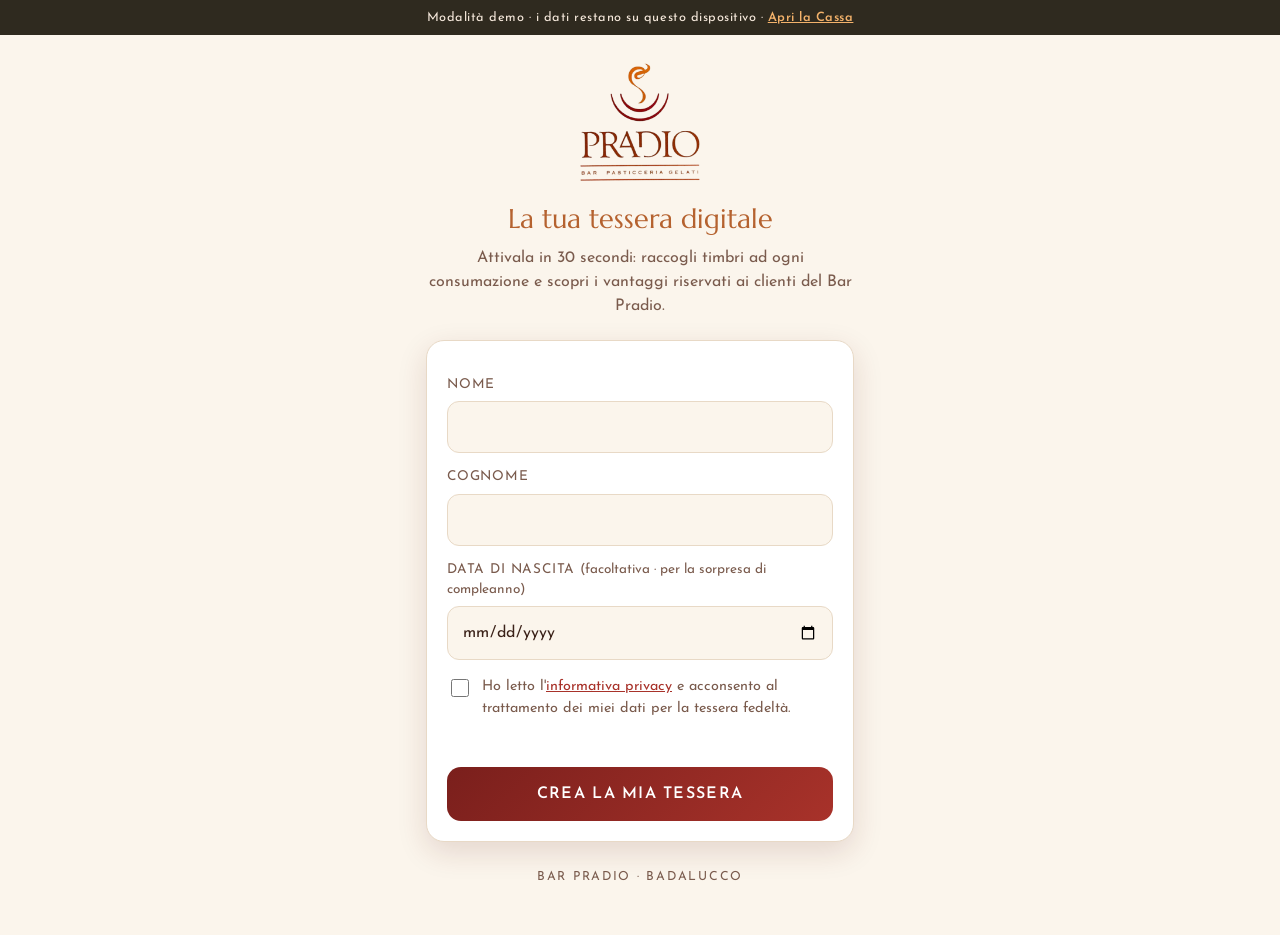
<file: bar-pradio-tessera/index.html>
<!doctype html>
<html lang="it">
<head>
<meta charset="utf-8">
<meta name="viewport" content="width=device-width, initial-scale=1, viewport-fit=cover">
<title>Tessera Bar Pradio</title>
<meta name="description" content="La tessera fedeltà digitale del Bar Pradio di Badalucco: bar, pasticceria, gelati.">
<meta name="theme-color" content="#7a1f1c">
<link rel="manifest" href="manifest.webmanifest">
<link rel="icon" type="image/png" href="icons/icon-192.png">
<link rel="apple-touch-icon" href="icons/apple-touch-icon.png">
<meta name="apple-mobile-web-app-capable" content="yes">
<meta name="apple-mobile-web-app-status-bar-style" content="default">
<meta name="apple-mobile-web-app-title" content="Bar Pradio">
<link rel="preconnect" href="https://fonts.googleapis.com">
<link rel="preconnect" href="https://fonts.gstatic.com" crossorigin>
<link href="https://fonts.googleapis.com/css2?family=Marcellus&family=Josefin+Sans:wght@300;400;600&display=swap" rel="stylesheet">
<link rel="stylesheet" href="style.css">
</head>
<body>
<div class="demo-bar" id="demo-bar" hidden>Modalità demo · i dati restano su questo dispositivo · <a href="cassa.html">Apri la Cassa</a></div>
<div class="wrap">
  <header class="top">
    <img src="logo.png" alt="Pradio – Bar, Pasticceria, Gelati" width="410" height="403">
  </header>

  <div class="spinner" id="loading" aria-label="Caricamento"></div>

  <!-- ================= REGISTRAZIONE ================= -->
  <section id="view-signup" hidden>
    <h1>La tua tessera digitale</h1>
    <p class="lead">Attivala in 30 secondi: raccogli timbri ad ogni consumazione e scopri i vantaggi riservati ai clienti del Bar Pradio.</p>
    <div class="banner" id="signup-msg" hidden></div>
    <form class="panel" id="signup-form" novalidate>
      <label for="f-nome">Nome</label>
      <input type="text" id="f-nome" autocomplete="given-name" maxlength="60" required>
      <label for="f-cognome">Cognome</label>
      <input type="text" id="f-cognome" autocomplete="family-name" maxlength="60" required>
      <label for="f-nascita">Data di nascita <span style="text-transform:none;letter-spacing:0">(facoltativa · per la sorpresa di compleanno)</span></label>
      <input type="date" id="f-nascita" autocomplete="bday">
      <label class="check">
        <input type="checkbox" id="f-privacy" required>
        <span>Ho letto l'<a href="privacy.html" class="privacy-link" target="_blank">informativa privacy</a> e acconsento al trattamento dei miei dati per la tessera fedeltà.</span>
      </label>
      <div class="err" id="signup-err" role="alert"></div>
      <button class="btn" type="submit" id="btn-signup">Crea la mia tessera</button>
    </form>
  </section>

  <!-- ================= TESSERA ================= -->
  <section id="view-card" hidden>
    <div class="card" aria-label="Tessera fedeltà">
      <div class="row">
        <div class="brand">PRADIO<small>BAR · PASTICCERIA · GELATI</small></div>
        <div class="tag" id="card-season">Tessera</div>
      </div>
      <svg class="steam" viewBox="0 0 40 60" fill="none" stroke="#fff" stroke-width="4" stroke-linecap="round" aria-hidden="true">
        <path d="M20 58 C 6 46, 34 38, 18 26 C 6 16, 26 6, 32 4"/>
      </svg>
      <div class="meta">
        <div><span>Titolare</span><div class="name" id="card-name"></div></div>
      </div>
      <div class="meta">
        <div><span>N° tessera</span><b id="card-num"></b></div>
        <div style="text-align:right"><span>Cliente dal</span><b id="card-since"></b></div>
      </div>
    </div>

    <div class="banner" id="bday" hidden><strong>Buon compleanno! 🎂</strong>Passa al bar: oggi c'è una sorpresa per te.</div>

    <div class="panel qr-box">
      <div class="qr" id="qr"></div>
      <p class="qr-hint">Mostra questo codice alla cassa</p>
      <div class="code-txt" id="qr-code-txt"></div>
    </div>

    <div class="panel">
      <div class="stamp-head">
        <h2>Raccolta timbri</h2>
        <span class="stamp-count" id="stamp-count"></span>
      </div>
      <p class="muted" id="stamp-rule" style="margin-top:-6px"></p>
      <div class="stamps" id="stamps"></div>
      <div class="reward" id="reward">
        <strong>Hai completato la tessera!</strong>
        <span id="reward-txt"></span><br>
        <span class="muted">Mostra il QR alla cassa per ritirare il premio.</span>
      </div>
      <p class="muted" style="text-align:center;margin:14px 0 0" id="stamp-hint">Fai inquadrare il QR alla cassa: timbri e punti compariranno qui in automatico.</p>
      <p class="muted" style="text-align:center;margin:6px 0 0" id="redeemed-info"></p>
    </div>

    <div class="panel" id="punti-panel">
      <div class="stamp-head">
        <h2>Raccolta punti</h2>
        <span class="stamp-count" id="punti-count"></span>
      </div>
      <p class="muted" id="punti-rule" style="margin-top:-6px"></p>
      <div class="points-big"><b id="punti-num">0</b><span>punti</span></div>
      <div class="bar" role="progressbar" aria-label="Punti verso la bevuta omaggio" aria-valuemin="0" id="punti-bar-wrap"><div class="bar-fill" id="punti-bar"></div></div>
      <p class="muted" style="text-align:center;margin:8px 0 0" id="punti-manca"></p>
      <div class="reward" id="reward-punti">
        <strong>Bevuta omaggio sbloccata! 🍸</strong>
        <span id="reward-punti-txt"></span><br>
        <span class="muted">Mostra il QR alla cassa per ritirarla.</span>
      </div>
      <h3 class="sub">Come guadagnare punti</h3>
      <ul class="listino" id="listino"></ul>
      <p class="muted small-note" id="avviso-alcol"></p>
      <p class="muted" style="text-align:center;margin:6px 0 0" id="punti-redeemed"></p>
      <div class="status" id="status"></div>
    </div>

    <div class="panel">
      <h2>I tuoi vantaggi</h2>
      <ul class="perks" id="perks"></ul>
    </div>

    <div class="panel info" id="info-panel">
      <h2>Dove trovarci</h2>
      <div id="info"></div>
    </div>

    <div class="panel install" id="install-panel">
      <h2>Tienila sempre a portata di mano</h2>
      <p class="muted" style="margin:0">Aggiungi la tessera alla schermata Home: si apre come un'app.</p>
      <button class="btn accent" id="btn-install" type="button" hidden>Aggiungi alla Home</button>
      <div id="install-ios" hidden>
        <ol>
          <li>Tocca il pulsante <b>Condividi</b> di Safari (il quadrato con la freccia).</li>
          <li>Scegli <b>Aggiungi alla schermata Home</b>.</li>
          <li>Conferma con <b>Aggiungi</b>.</li>
        </ol>
      </div>
      <div id="install-other">
        <ol>
          <li>Apri il menu del browser (⋮ in alto a destra).</li>
          <li>Scegli <b>Aggiungi a schermata Home</b> o <b>Installa app</b>.</li>
        </ol>
      </div>
    </div>

    <div class="footer-actions">
      <button class="link-btn" id="btn-edit" type="button">Modifica nome</button>
      <a class="link-btn" href="privacy.html">Privacy</a>
      <button class="link-btn" id="btn-delete" type="button">Elimina tessera</button>
    </div>
  </section>

  <footer class="copy">Bar Pradio · Badalucco</footer>
</div>

<div class="toast" id="toast" role="status" aria-live="polite"></div>

<script src="config.js"></script>
<script src="vendor/supabase.js"></script>
<script src="vendor/qrcode.js"></script>
<script src="api.js"></script>
<script>
const CFG = window.PRADIO_CONFIG;
const API = PradioAPI.crea({ staff: false });
const TKEY = "pradio-tessera-token", CKEY = "pradio-tessera-cache";
const $ = (id) => document.getElementById(id);
const ls = {
  get(k) { try { return localStorage.getItem(k); } catch (e) { return null; } },
  set(k, v) { try { localStorage.setItem(k, v); return true; } catch (e) { return false; } },
  del(k) { try { localStorage.removeItem(k); } catch (e) {} }
};
const esc = (s) => String(s ?? "").replace(/[&<>"']/g, c => ({ "&":"&amp;","<":"&lt;",">":"&gt;",'"':"&quot;","'":"&#39;" }[c]));

let token = ls.get(TKEY);
let card = null;
try { card = JSON.parse(ls.get(CKEY)); } catch (e) {}

function toast(msg) {
  const t = $("toast"); t.textContent = msg; t.classList.add("show");
  clearTimeout(toast._t); toast._t = setTimeout(() => t.classList.remove("show"), 2800);
}
function fmtMese(iso) {
  try { return new Date(iso).toLocaleDateString("it-IT", { month: "2-digit", year: "numeric" }); } catch (e) { return ""; }
}
function isCompleanno(nascita) {
  if (!nascita) return false;
  const [, m, d] = nascita.split("-").map(Number), o = new Date();
  return o.getMonth() + 1 === m && o.getDate() === d;
}

/* ---------- Link di recupero (?t=...) dato dal bar ---------- */
(function recupero() {
  const p = new URLSearchParams(location.search), t = p.get("t");
  if (t && /^[0-9a-f-]{20,40}$/i.test(t)) {
    token = t; ls.set(TKEY, t); ls.del(CKEY); card = null;
    history.replaceState(null, "", location.pathname);
  }
})();

/* ---------- Viste ---------- */
function mostra(vista) {
  $("loading").hidden = vista !== "loading";
  $("view-signup").hidden = vista !== "signup";
  $("view-card").hidden = vista !== "card";
}

function renderCard(prev) {
  $("card-season").textContent = "Tessera " + CFG.stagione;
  $("card-name").textContent = (card.nome + " " + card.cognome).toUpperCase();
  $("card-num").textContent = card.numero;
  $("card-since").textContent = fmtMese(card.creato_il);
  $("qr-code-txt").textContent = card.numero;
  $("bday").hidden = !isCompleanno(card.nascita);

  if ($("qr").dataset.num !== card.numero) {
    try {
      const qr = qrcode(0, "M");
      qr.addData(card.numero);
      qr.make();
      $("qr").innerHTML = qr.createSvgTag({ cellSize: 6, margin: 0, scalable: true });
      $("qr").dataset.num = card.numero;
    } catch (e) { $("qr").textContent = card.numero; }
  }
  renderStamps(prev);
  renderPunti(prev);
}

function renderPunti(prev) {
  const ob = card.obiettivo_punti || 50, pt = card.punti || 0;
  const listino = card.listino || [];
  $("punti-panel").hidden = listino.length === 0;
  $("punti-rule").textContent = CFG.regolaPunti || "";
  $("punti-num").textContent = pt;
  $("punti-count").textContent = Math.min(pt, ob) + " / " + ob;
  $("punti-bar").style.width = Math.min(100, Math.round(pt / ob * 100)) + "%";
  $("punti-bar-wrap").setAttribute("aria-valuemax", ob);
  $("punti-bar-wrap").setAttribute("aria-valuenow", Math.min(pt, ob));
  const full = pt >= ob;
  $("punti-manca").textContent = full ? "" : "Ti mancano " + (ob - pt) + " punti per una bevuta omaggio.";
  $("reward-punti").classList.toggle("show", full);
  $("reward-punti-txt").textContent = CFG.premioPunti || "";
  $("listino").innerHTML = listino.map(p => "<li><span>" + esc(p.nome) + "</span><b>+" + p.punti + " pt</b></li>").join("");
  $("avviso-alcol").textContent = listino.some(p => p.alcolico) ? (CFG.avvisoAlcol || "") : "";
  $("punti-redeemed").textContent = card.premi_punti ? "Bevute omaggio già ritirate: " + card.premi_punti : "";
  if (prev && prev.numero === card.numero) {
    const diff = pt - (prev.punti || 0);
    if ((card.premi_punti || 0) > (prev.premi_punti || 0)) toast("Bevuta omaggio ritirata, salute! 🍸");
    else if (diff > 0) {
      toast("+" + diff + " punti 🍸" + (full && (prev.punti || 0) < ob ? " Bevuta omaggio sbloccata!" : ""));
      $("punti-num").classList.remove("pop"); void $("punti-num").offsetWidth; $("punti-num").classList.add("pop");
    }
  }
}

const CUP = '<svg viewBox="0 0 24 24" fill="none" stroke="currentColor" stroke-width="1.8" stroke-linecap="round" stroke-linejoin="round"><path d="M4 9h12v5a5 5 0 0 1-5 5H9a5 5 0 0 1-5-5V9z"/><path d="M16 11h1.5a2.5 2.5 0 0 1 0 5H16"/><path d="M9 3c-1 1 1 2 0 3.5M12.5 3c-1 1 1 2 0 3.5"/></svg>';
const GIFT = '<svg viewBox="0 0 24 24" fill="none" stroke="currentColor" stroke-width="1.8" stroke-linecap="round" stroke-linejoin="round"><rect x="3" y="9" width="18" height="12" rx="1.5"/><path d="M3 13h18M12 9v12"/><path d="M12 9C9 9 7 7.5 8 5.5S12 6 12 9zM12 9c3 0 5-1.5 4-3.5S12 6 12 9z"/></svg>';

function renderStamps(prev) {
  const n = card.obiettivo || 10, have = Math.min(card.timbri || 0, n);
  const nuovi = prev && prev.numero === card.numero && have > prev.timbri ? have - prev.timbri : 0;
  $("stamp-rule").textContent = CFG.regola;
  $("stamp-count").textContent = have + " / " + n;
  let html = "";
  for (let i = 0; i < n; i++) {
    const last = i === n - 1, on = i < have, pop = nuovi && i >= have - nuovi && i < have;
    html += '<div class="stamp' + (on ? " on" : "") + (last && !on ? " gift" : "") + (pop ? " pop" : "") + '">' + (last ? GIFT : CUP) + "</div>";
  }
  $("stamps").innerHTML = html;
  $("stamps").style.gridTemplateColumns = "repeat(" + (n <= 6 ? n : Math.ceil(n / 2)) + ", 1fr)";
  const full = have >= n;
  $("reward").classList.toggle("show", full);
  $("stamp-hint").hidden = full;
  $("reward-txt").textContent = CFG.premio;
  $("redeemed-info").textContent = card.premi ? "Premi già ritirati: " + card.premi : "";

  if (nuovi) {
    toast(full ? "Tessera completa! Premio sbloccato 🎁" : "Timbro aggiunto ☕ Grazie!");
    if (navigator.vibrate) try { navigator.vibrate(60); } catch (e) {}
  } else if (prev && prev.numero === card.numero && card.premi > prev.premi) {
    toast("Premio ritirato, buona pausa! 🧡");
  }
}

function renderStatico() {
  $("perks").innerHTML = (CFG.vantaggi || []).map(v =>
    '<li><div class="ico" aria-hidden="true">' + esc(v.ico) + '</div><div><b>' + esc(v.titolo) + '</b><small>' + esc(v.testo) + '</small></div></li>'
  ).join("");
  const rows = [];
  if (CFG.indirizzo) rows.push('<p>📍 ' + (CFG.mappa ? '<a href="' + esc(CFG.mappa) + '" target="_blank" rel="noopener">' + esc(CFG.indirizzo) + '</a>' : esc(CFG.indirizzo)) + '</p>');
  if (CFG.orari) rows.push('<p>🕒 ' + esc(CFG.orari) + '</p>');
  if (CFG.telefono) rows.push('<p>📞 <a href="tel:' + esc(CFG.telefono.replace(/\s/g, "")) + '">' + esc(CFG.telefono) + '</a></p>');
  if (CFG.instagram) rows.push('<p>📷 <a href="https://instagram.com/' + esc(CFG.instagram) + '" target="_blank" rel="noopener">@' + esc(CFG.instagram) + '</a></p>');
  $("info").innerHTML = rows.join("");
  $("info-panel").hidden = rows.length === 0;
  $("demo-bar").hidden = !API.demo;
}

function stato(online) {
  $("status").className = "status" + (online ? "" : " off");
  $("status").innerHTML = online ? '<span class="dot"></span>Tessera aggiornata' : '<span class="dot"></span>Offline · ultimi dati salvati';
}

/* ---------- Sincronizzazione con il bar ---------- */
let syncing = false;
async function sync() {
  if (!token || syncing) return;
  syncing = true;
  try {
    const dati = await API.leggi(token);
    if (!dati) {   // tessera eliminata
      ls.del(TKEY); ls.del(CKEY); token = null; card = null;
      $("signup-msg").innerHTML = "<strong>Tessera non più attiva</strong>Puoi crearne una nuova qui sotto.";
      $("signup-msg").hidden = false;
      mostra("signup");
      return;
    }
    const prev = card;
    card = dati; ls.set(CKEY, JSON.stringify(dati));
    mostra("card"); renderCard(prev); stato(true);
  } catch (e) {
    if (card) { mostra("card"); renderCard(); stato(false); }
    else { mostra("signup"); $("signup-err").textContent = PradioAPI.messaggio(e); }
  } finally { syncing = false; }
}

// controlla i timbri ogni 4 secondi mentre la tessera è aperta
setInterval(() => { if (document.visibilityState === "visible") sync(); }, 4000);
document.addEventListener("visibilitychange", () => { if (document.visibilityState === "visible") sync(); });
window.addEventListener("online", sync);

/* ---------- Registrazione ---------- */
$("signup-form").addEventListener("submit", async (e) => {
  e.preventDefault();
  $("signup-err").textContent = "";
  const nome = $("f-nome").value.trim(), cognome = $("f-cognome").value.trim();
  if (!nome || !cognome) { $("signup-err").textContent = "Inserisci nome e cognome."; return; }
  if (!$("f-privacy").checked) { $("signup-err").textContent = "Per continuare accetta l'informativa privacy."; return; }
  $("btn-signup").disabled = true;
  try {
    const r = await API.registra({ nome, cognome, nascita: $("f-nascita").value || null, consenso: true });
    token = r.token; ls.set(TKEY, token);
    delete r.token; card = r; ls.set(CKEY, JSON.stringify(card));
    $("signup-msg").hidden = true;
    mostra("card"); renderCard(); stato(true);
    window.scrollTo({ top: 0, behavior: "smooth" });
    toast("Benvenuto, " + nome + "! La tua tessera è attiva ☕");
  } catch (err) {
    $("signup-err").textContent = PradioAPI.messaggio(err);
  } finally { $("btn-signup").disabled = false; }
});

/* ---------- Modifica / elimina ---------- */
$("btn-edit").addEventListener("click", async () => {
  const nome = prompt("Nome", card.nome); if (nome === null) return;
  const cognome = prompt("Cognome", card.cognome); if (cognome === null) return;
  if (!nome.trim() || !cognome.trim()) return;
  try { card = await API.aggiornaNome(token, nome.trim(), cognome.trim()); ls.set(CKEY, JSON.stringify(card)); renderCard(); toast("Dati aggiornati"); }
  catch (e) { toast(PradioAPI.messaggio(e)); }
});
$("btn-delete").addEventListener("click", async () => {
  if (!confirm("Eliminare definitivamente la tessera? Timbri e premi andranno persi e i tuoi dati verranno cancellati.")) return;
  try { await API.eliminaTessera(token); }
  catch (e) { toast(PradioAPI.messaggio(e)); return; }
  ls.del(TKEY); ls.del(CKEY); token = null; card = null;
  $("signup-form").reset(); mostra("signup"); toast("Tessera eliminata");
});

/* ---------- Installazione su Home ---------- */
const isIOS = /iphone|ipad|ipod/i.test(navigator.userAgent) || (navigator.platform === "MacIntel" && navigator.maxTouchPoints > 1);
const isStandalone = window.matchMedia("(display-mode: standalone)").matches || navigator.standalone === true;
if (isStandalone) $("install-panel").hidden = true;
else if (isIOS) { $("install-ios").hidden = false; $("install-other").hidden = true; }
let deferredPrompt = null;
window.addEventListener("beforeinstallprompt", (e) => {
  e.preventDefault(); deferredPrompt = e;
  $("btn-install").hidden = false; $("install-other").hidden = true;
});
$("btn-install").addEventListener("click", async () => {
  if (!deferredPrompt) return;
  deferredPrompt.prompt();
  try { await deferredPrompt.userChoice; } catch (e) {}
  deferredPrompt = null; $("btn-install").hidden = true;
});
window.addEventListener("appinstalled", () => { $("install-panel").hidden = true; toast("Tessera aggiunta alla Home!"); });
if ("serviceWorker" in navigator && location.protocol === "https:") {
  window.addEventListener("load", () => navigator.serviceWorker.register("sw.js").catch(() => {}));
}

/* ---------- Avvio ---------- */
renderStatico();
if (!token) mostra("signup");
else if (card) { mostra("card"); renderCard(); sync(); }
else { mostra("loading"); sync(); }
</script>
</body>
</html>
</file>
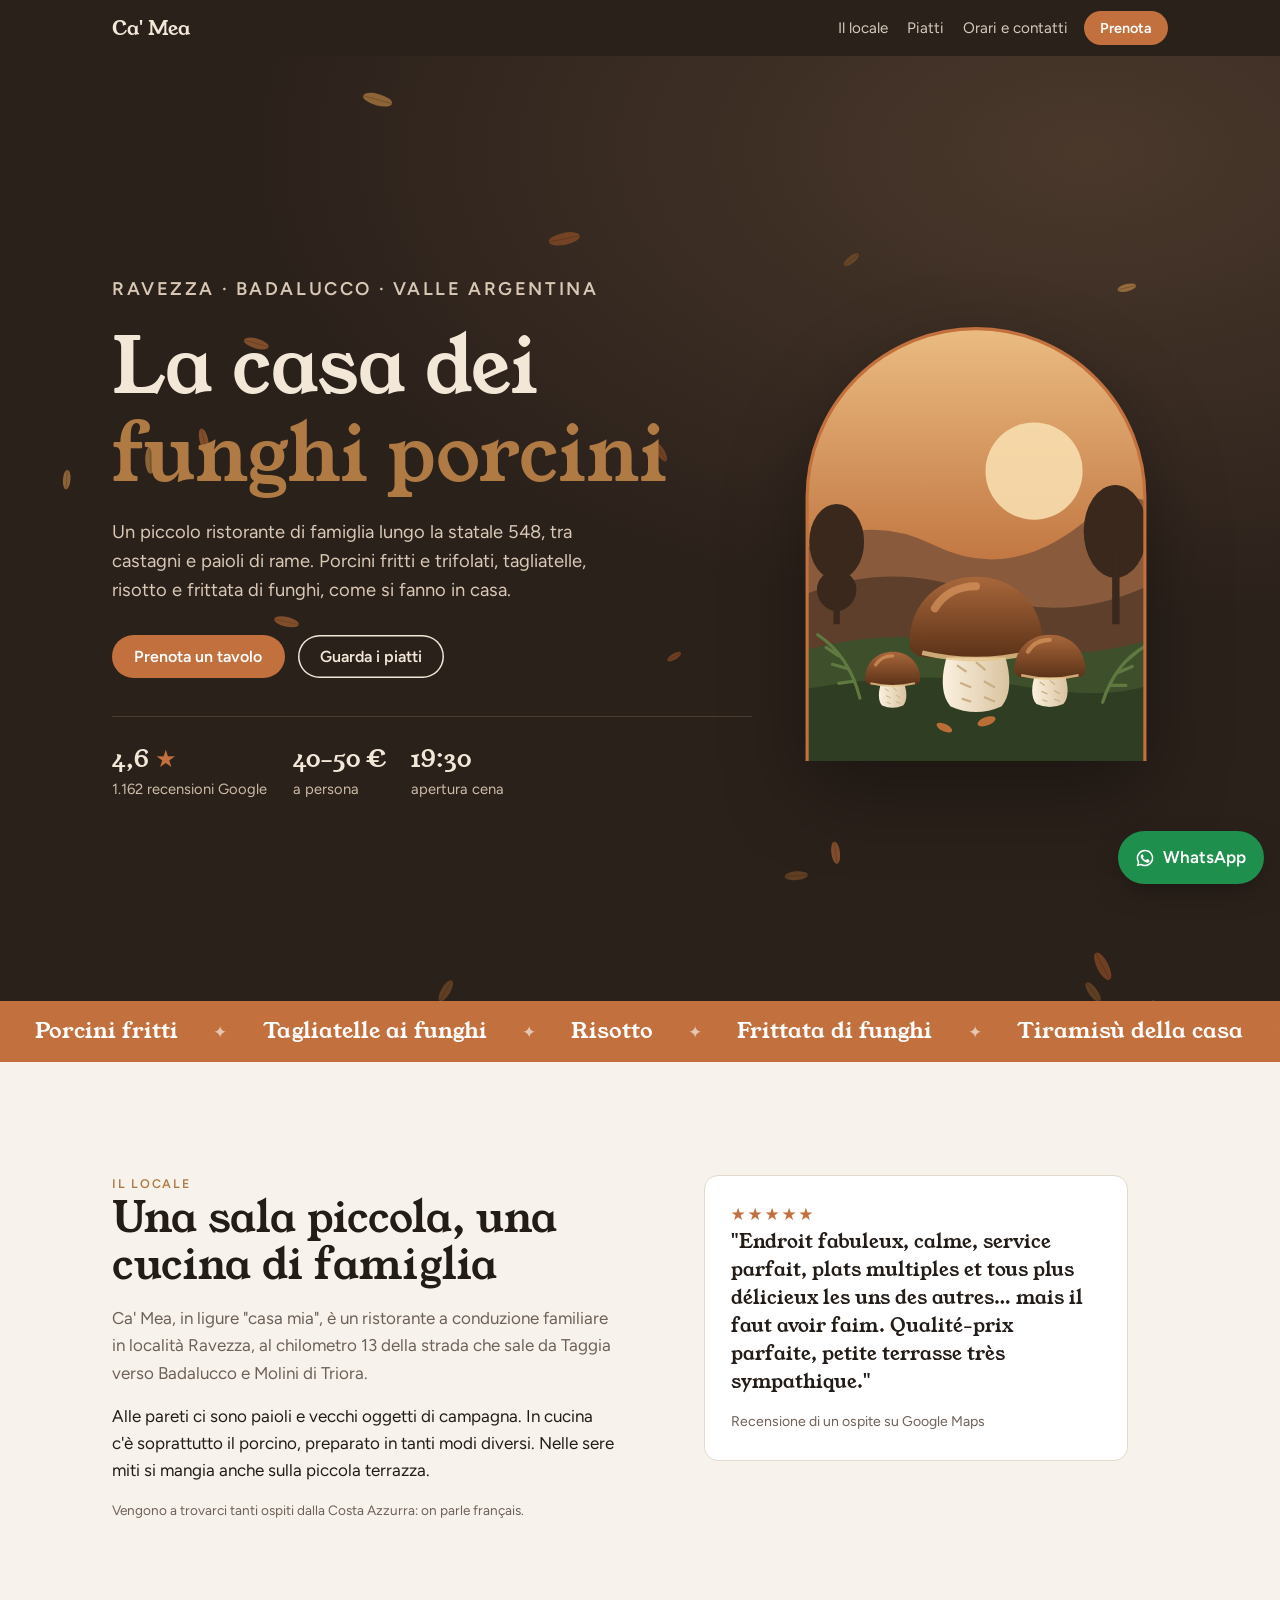
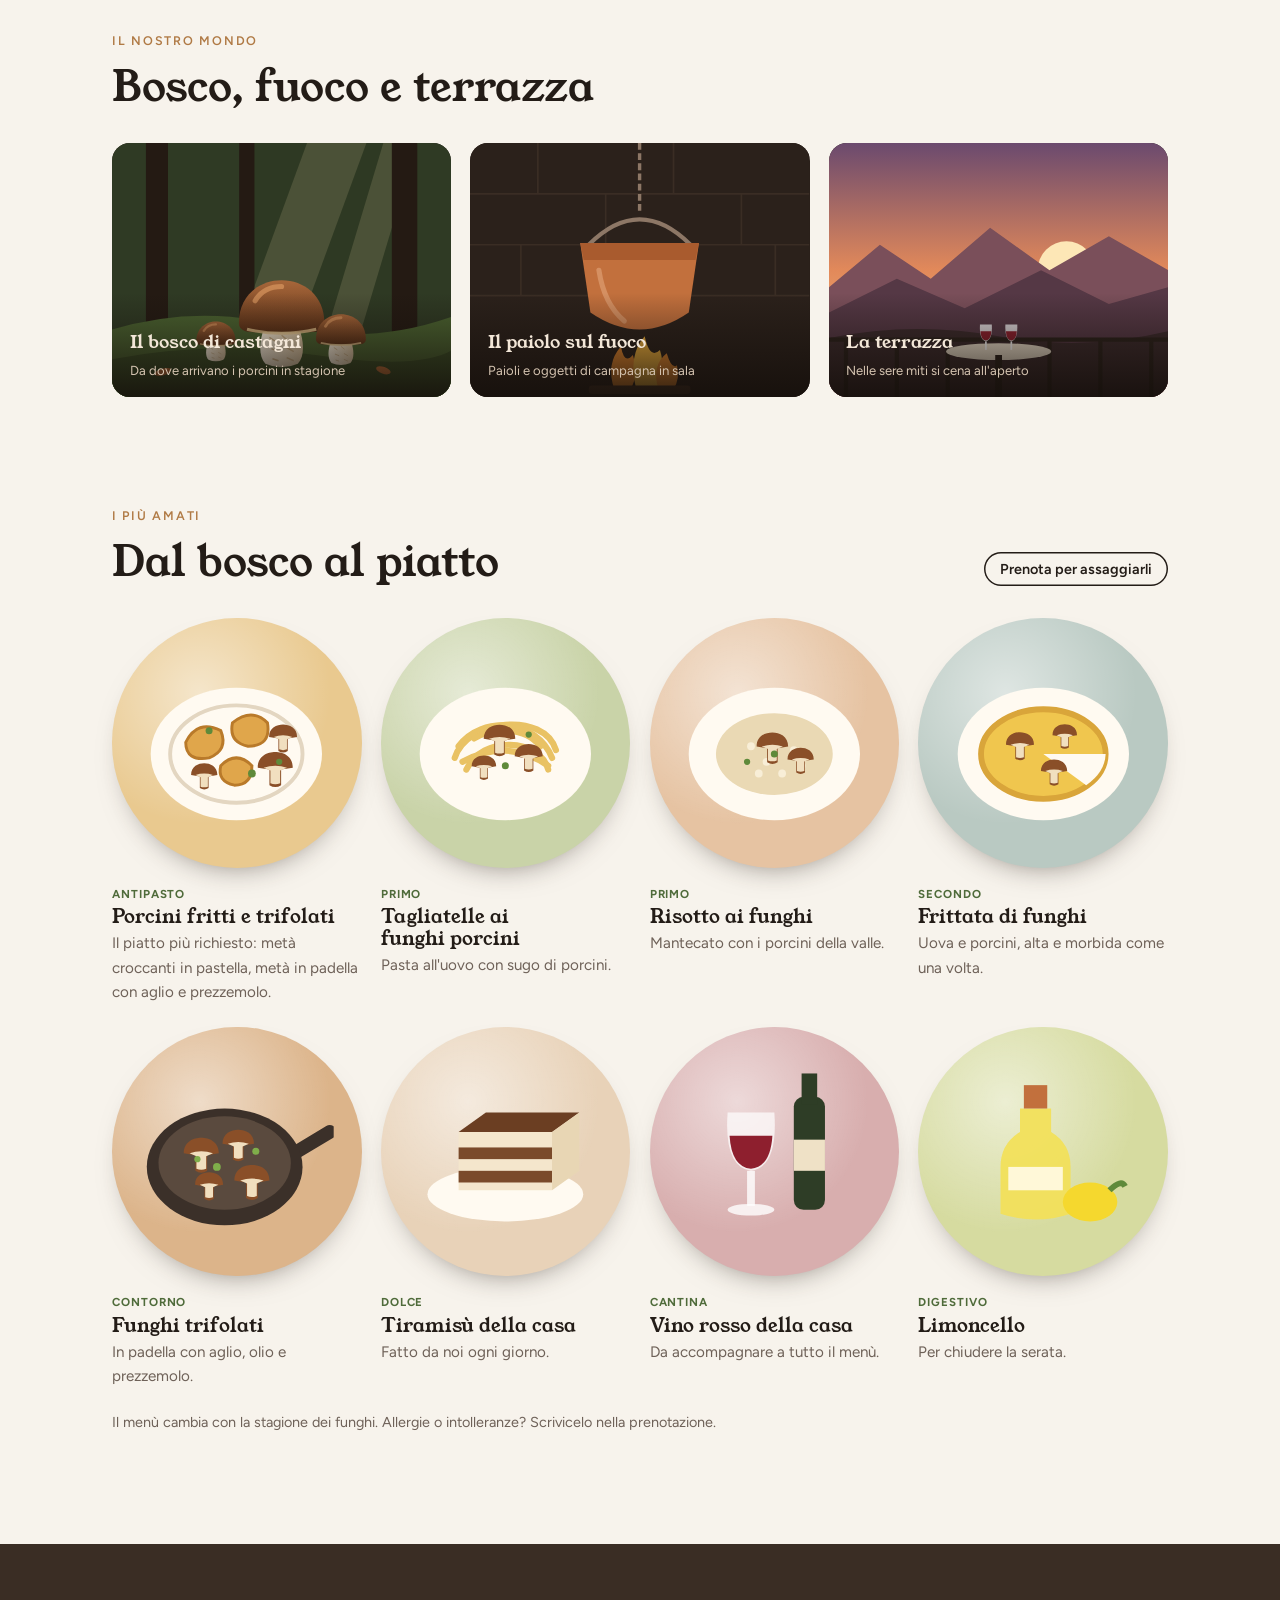
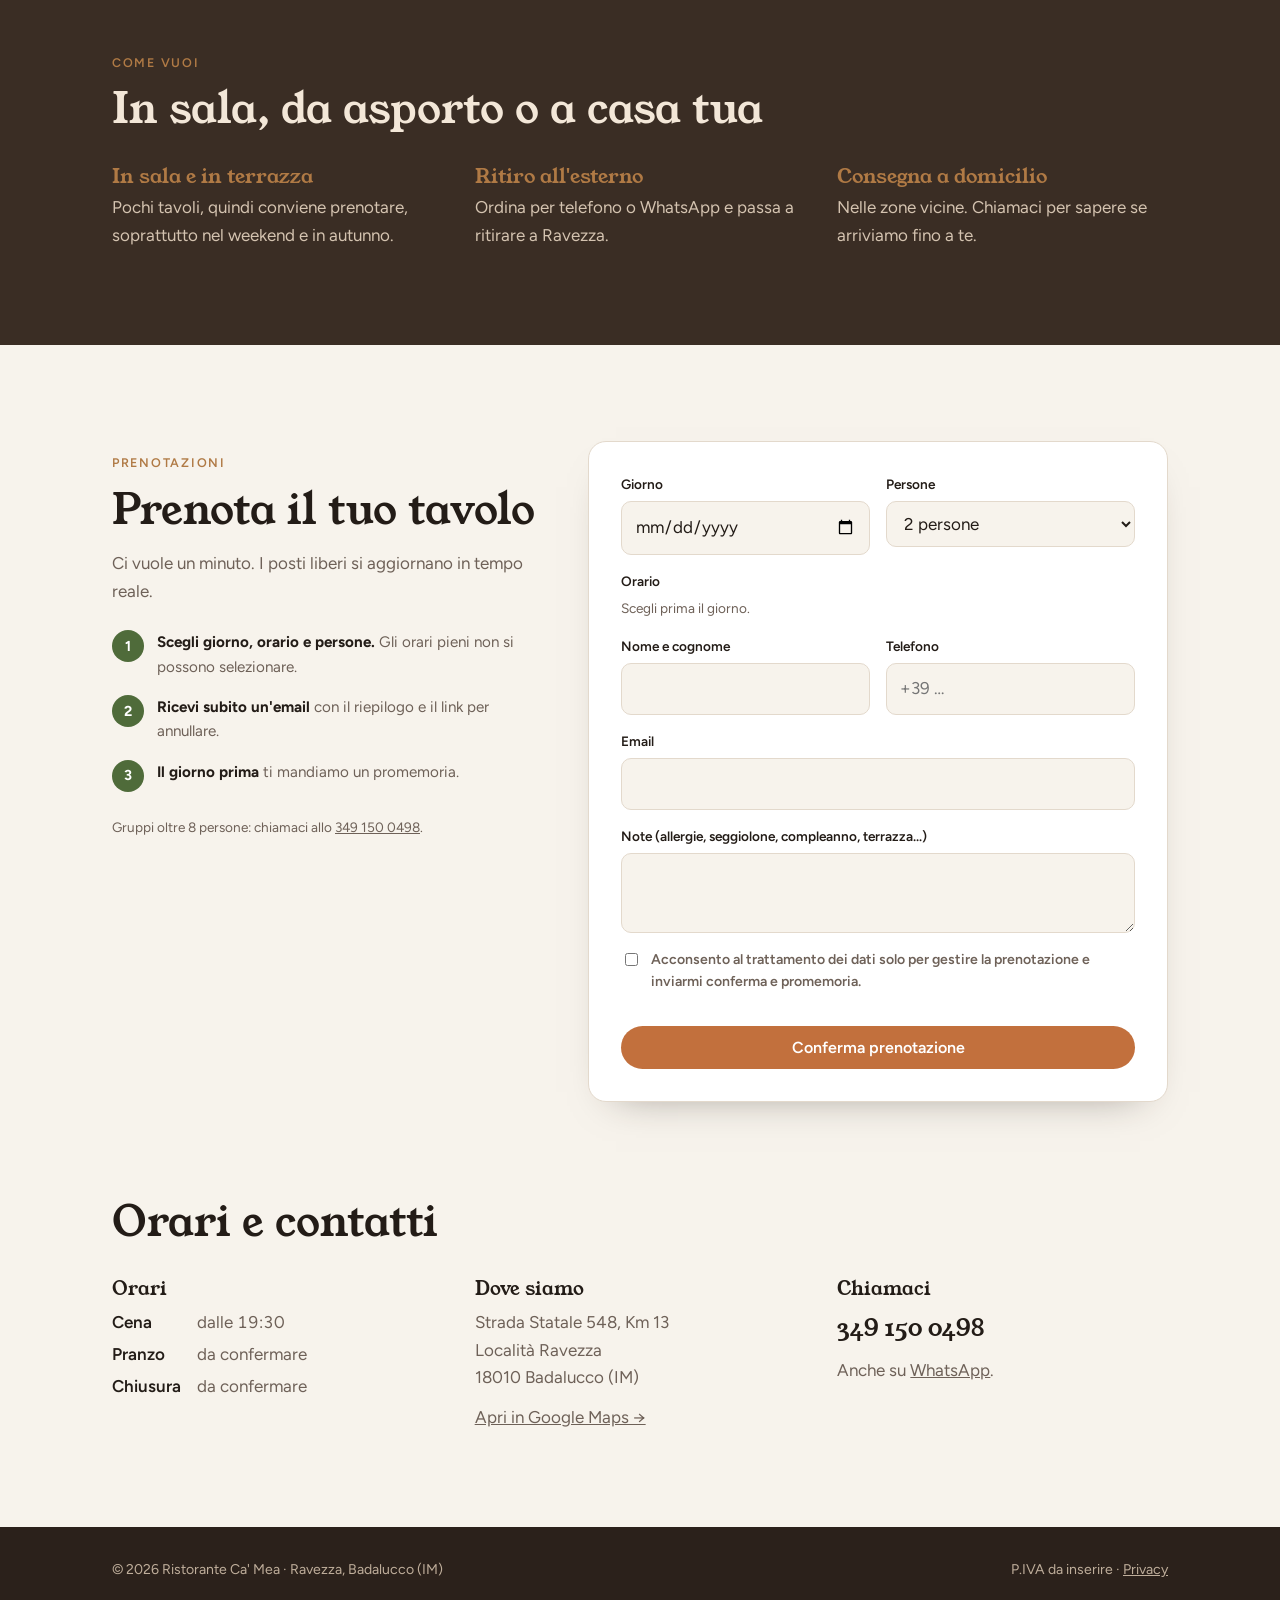
<file: ca-mea/index.html>
<!doctype html>
<html lang="it">
<head>
<meta charset="utf-8">
<meta name="viewport" content="width=device-width, initial-scale=1, viewport-fit=cover">
<title>Ristorante Ca' Mea · Badalucco</title>
<meta name="description" content="Ristorante Ca' Mea a Ravezza di Badalucco (IM): cucina di funghi porcini in un piccolo locale a conduzione familiare in Valle Argentina. Prenota online.">
<meta property="og:title" content="Ristorante Ca' Mea · Badalucco">
<meta property="og:description" content="Funghi porcini, tagliatelle e risotti in un locale di famiglia in Valle Argentina.">
<meta property="og:type" content="restaurant">
<link rel="preconnect" href="https://fonts.googleapis.com">
<link rel="preconnect" href="https://fonts.gstatic.com" crossorigin>
<link rel="stylesheet" href="https://fonts.googleapis.com/css2?family=Young+Serif&family=Figtree:wght@400;500;600;700&display=swap">
<script type="application/ld+json">
{
  "@context": "https://schema.org",
  "@type": "Restaurant",
  "name": "Ristorante Ca' Mea",
  "servesCuisine": ["Ligure", "Funghi porcini"],
  "priceRange": "€€",
  "telephone": "+39 349 150 0498",
  "url": "https://ristorantecamea.com",
  "address": {
    "@type": "PostalAddress",
    "streetAddress": "Strada Statale 548, Km 13, Località Ravezza",
    "addressLocality": "Badalucco",
    "postalCode": "18010",
    "addressRegion": "IM",
    "addressCountry": "IT"
  },
  "acceptsReservations": "True",
  "aggregateRating": { "@type": "AggregateRating", "ratingValue": "4.6", "reviewCount": "1162" }
}
</script>
<style>
/* Layout: una sola colonna narrativa, dalla fascia scura "del bosco" alla sala calda, poi prenotazione e contatti. */
:root{
  --bark:#2b211b;        /* corteccia di castagno */
  --bark-2:#3a2d24;
  --cap:#b07a45;         /* cappello del porcino */
  --copper:#c2703d;      /* paiolo di rame */
  --moss:#4f6b3a;        /* muschio */
  --paper:#f7f3ec;
  --ink:#231c17;
  --muted:#6e6158;
  --line:#e3d9cc;
  --card:#ffffff;
  --ok:#3f7a3a; --err:#a23b2a;
  --f-display:"Young Serif", Georgia, "Times New Roman", serif;
  --f-body:"Figtree", system-ui, -apple-system, "Segoe UI", Roboto, sans-serif;
}
@media (prefers-color-scheme: dark){
  :root{ --paper:#1d1713; --ink:#f1e9de; --muted:#b5a698; --line:#3d322a; --card:#262019; --moss:#88a86e; --cap:#d29a62; color-scheme:dark }
}
*{box-sizing:border-box}
html{scroll-behavior:smooth}
@media (prefers-reduced-motion: reduce){html{scroll-behavior:auto}*{transition:none!important;animation:none!important}}
body{margin:0;background:var(--paper);color:var(--ink);font:400 1.0625rem/1.6 var(--f-body)}
img{max-width:100%}
a{color:inherit}
:focus-visible{outline:3px solid var(--copper);outline-offset:3px;border-radius:4px}
.wrap{max-width:68rem;margin:0 auto;padding-left:max(16px, env(safe-area-inset-left, 0px));padding-right:max(16px, env(safe-area-inset-right, 0px))}
h1,h2,h3{font-family:var(--f-display);font-weight:400;line-height:1.15;text-wrap:balance;margin:0}
h2{font-size:clamp(1.9rem,4vw,2.6rem)}
.eyebrow{font-size:.78rem;font-weight:600;letter-spacing:.14em;text-transform:uppercase;color:var(--cap)}
.lead{color:var(--muted);max-width:38rem}
section{padding-block:clamp(3.5rem,8vw,6rem)}

/* Barra */
.bar{position:sticky;top:env(safe-area-inset-top,0px);z-index:20;background:var(--bark);color:#f3e7d8}
body::before{content:"";position:fixed;inset:0 0 auto;height:env(safe-area-inset-top,0px);background:var(--bark);z-index:21}
.bar .wrap{display:flex;align-items:center;gap:1rem;padding-block:.7rem}
.brand{font-family:var(--f-display);font-size:1.25rem;text-decoration:none;margin-right:auto}
.bar nav{display:flex;gap:1.2rem;font-size:.95rem}
.bar nav a{text-decoration:none;opacity:.85}
.bar nav a:hover{opacity:1}
.btn{display:inline-flex;align-items:center;justify-content:center;gap:.5rem;border:0;border-radius:999px;padding:.75rem 1.4rem;font:600 1rem var(--f-body);cursor:pointer;text-decoration:none;transition:transform .15s,background .15s}
.btn:hover{transform:translateY(-1px)}
.btn-copper{background:var(--copper);color:#fff}
.btn-copper:hover{background:#ad5f30}
.btn-ghost{background:transparent;color:inherit;box-shadow:inset 0 0 0 1.5px currentColor}
.btn-sm{padding:.5rem 1rem;font-size:.9rem}
@media (max-width:720px){.bar nav{display:none}}

/* Hero */
.hero{background:radial-gradient(120% 90% at 85% 10%, #4a382b 0%, var(--bark) 55%);color:#f3e7d8;overflow:hidden}
.hero .wrap{display:grid;grid-template-columns:1.25fr .75fr;gap:2rem;align-items:center;padding-block:clamp(3.5rem,9vw,6.5rem)}
.hero h1{font-size:clamp(2.6rem,7vw,4.8rem)}
.hero h1 em{font-style:normal;color:var(--cap)}
.hero p{color:#d9c8b5;max-width:32rem;font-size:1.15rem}
.hero .actions{display:flex;flex-wrap:wrap;gap:.8rem;margin-top:1.8rem}
.facts{display:flex;flex-wrap:wrap;gap:1.6rem;margin-top:2.4rem;padding-top:1.4rem;border-top:1px solid #4d3d31;font-size:.92rem;color:#cdbba7}
.facts b{display:block;font-family:var(--f-display);font-weight:400;font-size:1.5rem;color:#f3e7d8}
.hero{position:relative}
.hero .wrap{position:relative;z-index:1}
#leaves{position:absolute;inset:0;width:100%;height:100%;pointer-events:none;z-index:0}
.scene{width:100%;max-width:380px;justify-self:center;filter:drop-shadow(0 30px 40px rgba(0,0,0,.35))}
.sway{transform-box:fill-box;transform-origin:50% 100%;animation:sway 5s ease-in-out infinite}
.sway.d2{animation-delay:-1.7s;animation-duration:6s}.sway.d3{animation-delay:-3.1s;animation-duration:4.4s}
@keyframes sway{0%,100%{transform:rotate(-2.5deg)}50%{transform:rotate(2.5deg)}}
.glow{animation:glow 5s ease-in-out infinite}
@keyframes glow{50%{opacity:.55;transform:scale(1.06)}}
.glow{transform-box:fill-box;transform-origin:center}
.steam{animation:steam 3.5s ease-in infinite;opacity:0}
.steam.s2{animation-delay:1.2s}.steam.s3{animation-delay:2.3s}
@keyframes steam{0%{opacity:0;transform:translateY(10px)}30%{opacity:.7}100%{opacity:0;transform:translateY(-40px)}}
.flame{transform-box:fill-box;transform-origin:50% 100%;animation:flick .9s ease-in-out infinite alternate}
.flame.f2{animation-duration:.7s}
@keyframes flick{to{transform:scaleY(1.18) scaleX(.92)}}
/* ingresso hero */
.hero .in{animation:rise .9s cubic-bezier(.2,.7,.2,1) both}
.hero .in:nth-child(2){animation-delay:.12s}.hero .in:nth-child(3){animation-delay:.24s}.hero .in:nth-child(4){animation-delay:.36s}.hero .in:nth-child(5){animation-delay:.48s}
.scene.in{animation:pop 1.1s .2s cubic-bezier(.2,.8,.2,1) both}
@keyframes rise{from{opacity:0;transform:translateY(24px)}}
@keyframes pop{from{opacity:0;transform:translateY(30px) scale(.94)}}
/* comparsa allo scroll (solo browser che la supportano; altrimenti tutto è già visibile) */
@supports (animation-timeline: view()){
  .reveal{animation:rise linear both;animation-timeline:view();animation-range:entry 5% entry 45%}
}
/* nastro scorrevole */
.ribbon{background:var(--copper);color:#fff;overflow:hidden;white-space:nowrap;padding-block:.8rem}
.ribbon div{display:inline-flex;gap:2.2rem;animation:marquee 32s linear infinite;font-family:var(--f-display);font-size:1.35rem;padding-left:2.2rem}
.ribbon span::after{content:"✦";margin-left:2.2rem;opacity:.6;font-size:.8em}
@keyframes marquee{to{transform:translateX(-50%)}}
/* galleria illustrata */
.gallery{display:grid;grid-template-columns:repeat(3,1fr);gap:1.2rem;margin-top:2rem}
.frame{margin:0;border-radius:18px;overflow:hidden;background:var(--bark);position:relative}
.frame svg{display:block;width:100%;height:auto;transition:transform .8s cubic-bezier(.2,.7,.2,1)}
.frame:hover svg{transform:scale(1.05)}
.frame figcaption{position:absolute;left:0;right:0;bottom:0;padding:2.2rem 1.1rem 1rem;background:linear-gradient(transparent,rgba(20,14,10,.85));color:#f3e7d8;font-family:var(--f-display);font-size:1.15rem}
.frame figcaption small{display:block;font-family:var(--f-body);font-size:.82rem;color:#d4c3b0;margin-top:.15rem}
@media (max-width:760px){.hero .wrap{grid-template-columns:1fr}.scene{max-width:260px;order:-1;justify-self:start}.gallery{grid-template-columns:1fr}}
@media (prefers-reduced-motion: reduce){#leaves{display:none}.ribbon div{animation:none}}

/* Storia */
.story{display:grid;grid-template-columns:1fr 1fr;gap:3rem;align-items:start}
.story p{margin:1rem 0 0}
.quote{background:var(--card);border:1px solid var(--line);border-radius:14px;padding:1.6rem}
.quote blockquote{margin:0;font-family:var(--f-display);font-size:1.2rem;line-height:1.45}
.quote figcaption{margin-top:1rem;font-size:.88rem;color:var(--muted)}
.stars{color:var(--copper);letter-spacing:.1em}
@media (max-width:760px){.story{grid-template-columns:1fr;gap:2rem}}

/* Piatti */
.menu-head{display:flex;flex-wrap:wrap;justify-content:space-between;align-items:end;gap:1rem;margin-bottom:2rem}
.dishes{display:grid;grid-template-columns:repeat(4,1fr);gap:1.4rem 1.2rem}
.dish{display:flex;flex-direction:column;gap:.7rem;min-width:0}
.dish .ph{aspect-ratio:1;max-width:100%;border-radius:50%;display:grid;place-items:center;transition:transform .5s cubic-bezier(.2,.7,.2,1),box-shadow .5s;box-shadow:0 14px 30px -18px rgba(43,33,27,.6)}
.dish .ph svg{width:78%;height:78%;transition:transform .6s cubic-bezier(.2,.7,.2,1)}
.dish:hover .ph{transform:translateY(-6px);box-shadow:0 24px 40px -20px rgba(43,33,27,.7)}
.dish:hover .ph svg{transform:rotate(-8deg) scale(1.06)}
.dish h3{font-size:1.2rem}
.dish p{margin:.2rem 0 0;color:var(--muted);font-size:.95rem}
.dish .tag{font-size:.72rem;font-weight:700;letter-spacing:.08em;text-transform:uppercase;color:var(--moss)}
@media (max-width:860px){.dishes{grid-template-columns:repeat(2,1fr)}}
.note{font-size:.9rem;color:var(--muted);margin-top:1.4rem}

/* Servizi */
.services{background:var(--bark-2);color:#f3e7d8}
.svc{display:grid;grid-template-columns:repeat(auto-fit,minmax(14rem,1fr));gap:2rem;margin-top:2rem}
.svc h3{font-size:1.25rem;color:var(--cap)}
.svc p{margin:.4rem 0 0;color:#d4c3b0}

/* Prenota */
.book{display:grid;grid-template-columns:.85fr 1.15fr;gap:3rem;align-items:start}
.panel{background:var(--card);border:1px solid var(--line);border-radius:18px;padding:clamp(1.2rem,3vw,2rem);box-shadow:0 18px 40px -28px rgba(43,33,27,.5)}
.grid2{display:grid;grid-template-columns:1fr 1fr;gap:1rem}
.field{display:flex;flex-direction:column;gap:.35rem;min-width:0}
.field.full{grid-column:1/-1}
label{font-size:.85rem;font-weight:600}
input,select,textarea{font:inherit;color:var(--ink);background:var(--paper);border:1.5px solid var(--line);border-radius:10px;padding:.7rem .8rem;width:100%}
input:focus,select:focus,textarea:focus{border-color:var(--copper);outline:none}
textarea{min-height:5rem;resize:vertical}
.slots{display:flex;flex-wrap:wrap;gap:.5rem}
.slot{border:1.5px solid var(--line);background:var(--paper);color:var(--ink);border-radius:999px;padding:.5rem .95rem;font:600 .95rem var(--f-body);cursor:pointer;font-variant-numeric:tabular-nums}
.slot[aria-pressed="true"]{background:var(--moss);border-color:var(--moss);color:#fff}
.slot:disabled{opacity:.4;cursor:not-allowed;text-decoration:line-through}
.slot small{font-weight:500;opacity:.8}
.hint{font-size:.85rem;color:var(--muted)}
.check{display:flex;gap:.6rem;align-items:flex-start;font-size:.88rem;color:var(--muted)}
.check input{width:auto;margin-top:.25rem}
.msg{border-radius:12px;padding:1rem 1.1rem;font-size:.95rem}
.msg.ok{background:color-mix(in srgb,var(--ok) 14%,transparent);border:1px solid var(--ok)}
.msg.err{background:color-mix(in srgb,var(--err) 12%,transparent);border:1px solid var(--err)}
.steps{list-style:none;padding:0;margin:1.6rem 0 0;display:grid;gap:1rem}
.steps li{display:grid;grid-template-columns:2rem 1fr;gap:.8rem}
.steps span{width:2rem;height:2rem;border-radius:50%;background:var(--moss);color:#fff;display:grid;place-items:center;font-weight:700;font-size:.9rem}
.steps p{margin:0;color:var(--muted);font-size:.95rem}
.steps b{color:var(--ink)}
@media (max-width:860px){.book{grid-template-columns:1fr}}
@media (max-width:480px){.grid2{grid-template-columns:1fr}}

/* Info */
.info{display:grid;grid-template-columns:repeat(auto-fit,minmax(15rem,1fr));gap:2rem}
.info h3{font-size:1.2rem;margin-bottom:.6rem}
.info p,.info dl{margin:0;color:var(--muted)}
dl.hours{display:grid;grid-template-columns:auto 1fr;gap:.3rem 1rem;font-variant-numeric:tabular-nums}
dl.hours dt{color:var(--ink);font-weight:600}
dl.hours dd{margin:0}
.phone{font-family:var(--f-display);font-size:1.5rem;color:var(--ink);text-decoration:none}
footer{background:var(--bark);color:#bfae9b;font-size:.88rem}
footer .wrap{display:flex;flex-wrap:wrap;justify-content:space-between;gap:1rem;padding-block:2rem}
.wa{position:fixed;right:calc(16px + env(safe-area-inset-right,0px));bottom:calc(16px + env(safe-area-inset-bottom,0px));z-index:30;background:#1f8f4e;color:#fff;border-radius:999px;padding:.8rem 1.1rem;font-weight:600;text-decoration:none;box-shadow:0 10px 30px -10px rgba(0,0,0,.5);display:flex;gap:.5rem;align-items:center}
</style>
</head>
<body>

<!-- Illustrazioni riutilizzabili -->
<svg width="0" height="0" style="position:absolute" aria-hidden="true">
  <defs>
    <linearGradient id="capG" x1="0" y1="0" x2="0" y2="1"><stop offset="0" stop-color="#a8673a"/><stop offset="1" stop-color="#5c3218"/></linearGradient>
    <linearGradient id="stemG" x1="0" y1="0" x2="1" y2="0"><stop offset="0" stop-color="#fbf1df"/><stop offset="1" stop-color="#d9c3a0"/></linearGradient>
    <symbol id="porcino" viewBox="0 0 100 100">
      <path d="M33 56C28 70 27 84 34 92Q50 99 66 92C73 84 72 70 67 56Z" fill="url(#stemG)"/>
      <path d="M38 66l6 4m6-6l6 5m-16 8l7 3m8-4l7 4m-21 7l6 2m8-3l7 3" stroke="#c9ae86" stroke-width="1.4" fill="none"/>
      <path d="M8 52C8 25 28 10 50 10S92 25 92 52C92 59 85 61 78 61H22C15 61 8 59 8 52Z" fill="url(#capG)"/>
      <path d="M24 30C30 20 40 16 50 16" stroke="#d9965e" stroke-width="5" stroke-linecap="round" fill="none" opacity=".7"/>
      <path d="M16 58Q50 66 84 58" stroke="#e8c78f" stroke-width="3" fill="none" opacity=".8"/>
    </symbol>
    <symbol id="slice" viewBox="0 0 20 20">
      <path d="M1 9C1 3 6 1 10 1S19 3 19 9L13 10V18Q10 20 7 18V10Z" fill="#8a4f28"/>
      <path d="M4 9Q10 7 16 9L12.5 10.5V17Q10 18 7.5 17V10.5Z" fill="#f1dfbf"/>
    </symbol>
    <symbol id="d-fritti" viewBox="0 0 100 100">
      <ellipse cx="50" cy="56" rx="44" ry="34" fill="#fffaf1"/><ellipse cx="50" cy="56" rx="34" ry="25" fill="none" stroke="#e3d6c1" stroke-width="2"/>
      <g fill="#e0a64b" stroke="#b97a2a" stroke-width="1.5"><path d="M24 50q6-12 18-6q4 10-6 14q-12 2-12-8z"/><path d="M48 40q10-8 18 0q2 12-10 12q-10-2-8-12z"/><path d="M42 62q8-8 16 0q0 10-9 10q-9-2-7-10z"/></g>
      <use href="#slice" x="60" y="54" width="20" height="20"/><use href="#slice" x="66" y="40" width="16" height="16"/><use href="#slice" x="26" y="60" width="15" height="15"/>
      <circle cx="58" cy="66" r="2" fill="#5f8a3a"/><circle cx="36" cy="44" r="1.8" fill="#5f8a3a"/><circle cx="72" cy="60" r="1.6" fill="#5f8a3a"/>
    </symbol>
    <symbol id="d-pasta" viewBox="0 0 100 100">
      <ellipse cx="50" cy="56" rx="44" ry="34" fill="#fffaf1"/>
      <g fill="none" stroke="#e9c264" stroke-width="3.2" stroke-linecap="round"><path d="M24 58c6-20 46-24 52-4"/><path d="M26 52c12-16 40-14 48 6"/><path d="M30 64c8-18 38-16 42 0"/><path d="M28 60c14-8 30-8 44 2"/><path d="M34 48c10-6 26-6 34 4"/></g>
      <use href="#slice" x="38" y="40" width="18" height="18"/><use href="#slice" x="54" y="50" width="16" height="16"/><use href="#slice" x="32" y="56" width="14" height="14"/>
      <circle cx="50" cy="62" r="1.8" fill="#5f8a3a"/><circle cx="62" cy="46" r="1.6" fill="#5f8a3a"/>
    </symbol>
    <symbol id="d-risotto" viewBox="0 0 100 100">
      <ellipse cx="50" cy="56" rx="44" ry="34" fill="#fffaf1"/><ellipse cx="50" cy="56" rx="30" ry="21" fill="#ead9b4"/>
      <g fill="#f8eed7"><circle cx="38" cy="52" r="2"/><circle cx="46" cy="60" r="2"/><circle cx="60" cy="54" r="2"/><circle cx="54" cy="66" r="2"/><circle cx="42" cy="66" r="2"/><circle cx="64" cy="62" r="2"/></g>
      <use href="#slice" x="40" y="44" width="18" height="18"/><use href="#slice" x="56" y="52" width="15" height="15"/>
      <circle cx="50" cy="56" r="1.8" fill="#5f8a3a"/><circle cx="36" cy="60" r="1.6" fill="#5f8a3a"/>
    </symbol>
    <symbol id="d-frittata" viewBox="0 0 100 100">
      <ellipse cx="50" cy="56" rx="44" ry="34" fill="#fffaf1"/><ellipse cx="50" cy="56" rx="32" ry="23" fill="#f0c64e"/><ellipse cx="50" cy="56" rx="32" ry="23" fill="none" stroke="#d9a53a" stroke-width="3"/>
      <path d="M50 56L82 56A32 23 0 0 1 72 72Z" fill="#fffaf1"/>
      <use href="#slice" x="30" y="44" width="16" height="16"/><use href="#slice" x="48" y="58" width="15" height="15"/><use href="#slice" x="54" y="40" width="14" height="14"/>
    </symbol>
    <symbol id="d-trifolati" viewBox="0 0 100 100">
      <path d="M78 52L98 40" stroke="#3b3029" stroke-width="7" stroke-linecap="round"/>
      <ellipse cx="44" cy="58" rx="40" ry="30" fill="#3b3029"/><ellipse cx="44" cy="56" rx="34" ry="24" fill="#5a4a3e"/>
      <use href="#slice" x="22" y="42" width="20" height="20"/><use href="#slice" x="42" y="38" width="18" height="18"/><use href="#slice" x="48" y="56" width="20" height="20"/><use href="#slice" x="28" y="60" width="16" height="16"/>
      <circle cx="40" cy="58" r="2" fill="#7fae4a"/><circle cx="60" cy="50" r="1.8" fill="#7fae4a"/><circle cx="30" cy="54" r="1.6" fill="#7fae4a"/>
    </symbol>
    <symbol id="d-tiramisu" viewBox="0 0 100 100">
      <ellipse cx="50" cy="72" rx="40" ry="14" fill="#fffaf1"/>
      <path d="M26 40L74 40L74 70L26 70Z" fill="#f4e6cc"/><rect x="26" y="48" width="48" height="6" fill="#7a4a2a"/><rect x="26" y="60" width="48" height="6" fill="#7a4a2a"/>
      <path d="M26 40L40 30L88 30L74 40Z" fill="#6b3e22"/><path d="M74 40L88 30V60L74 70Z" fill="#e8d6b4"/>
    </symbol>
    <symbol id="d-vino" viewBox="0 0 100 100">
      <rect x="60" y="22" width="16" height="58" rx="5" fill="#2e3d26"/><rect x="64" y="10" width="8" height="16" fill="#2e3d26"/><rect x="60" y="44" width="16" height="16" fill="#efe1c6"/>
      <path d="M26 30H50Q52 58 38 60Q24 58 26 30Z" fill="#fff" opacity=".7"/><path d="M27 42H49Q48 58 38 59Q28 58 27 42Z" fill="#8e1f2e"/>
      <rect x="36" y="60" width="4" height="18" fill="#fff" opacity=".8"/><ellipse cx="38" cy="80" rx="12" ry="3" fill="#fff" opacity=".8"/>
    </symbol>
    <symbol id="d-limoncello" viewBox="0 0 100 100">
      <path d="M38 28H54V40Q64 46 64 58V82Q46 88 28 82V58Q28 46 38 40Z" fill="#f3e15b" opacity=".95"/><rect x="40" y="16" width="12" height="12" fill="#c2703d"/>
      <rect x="32" y="58" width="28" height="12" fill="#fff8d8"/>
      <ellipse cx="74" cy="76" rx="14" ry="10" fill="#f5d82e"/><path d="M84 70q6-6 8-2" stroke="#5f8a3a" stroke-width="3" fill="none"/>
    </symbol>
  </defs>
</svg>

<header class="bar">
  <div class="wrap">
    <a class="brand" href="#top">Ca' Mea</a>
    <nav aria-label="Sezioni">
      <a href="#storia">Il locale</a>
      <a href="#piatti">Piatti</a>
      <a href="#info">Orari e contatti</a>
    </nav>
    <a class="btn btn-copper btn-sm" href="#prenota">Prenota</a>
  </div>
</header>

<main id="top">
  <section class="hero" aria-labelledby="h1">
    <canvas id="leaves" aria-hidden="true"></canvas>
    <div class="wrap">
      <div>
        <p class="eyebrow in">Ravezza · Badalucco · Valle Argentina</p>
        <h1 id="h1" class="in">La casa dei <em>funghi porcini</em></h1>
        <p class="in">Un piccolo ristorante di famiglia lungo la statale 548, tra castagni e paioli di rame. Porcini fritti e trifolati, tagliatelle, risotto e frittata di funghi, come si fanno in casa.</p>
        <div class="actions in">
          <a class="btn btn-copper" href="#prenota">Prenota un tavolo</a>
          <a class="btn btn-ghost" href="#piatti">Guarda i piatti</a>
        </div>
        <div class="facts in">
          <div><b>4,6 <span class="stars" aria-hidden="true">★</span></b>1.162 recensioni Google</div>
          <div><b>40–50 €</b>a persona</div>
          <div><b data-open-time>19:30</b>apertura cena</div>
        </div>
      </div>
      <svg class="scene in" viewBox="0 0 360 440" role="img" aria-label="Illustrazione: porcini nel sottobosco al tramonto">
        <defs>
          <clipPath id="arch"><path d="M20 440V190A160 160 0 0 1 340 190V440Z"/></clipPath>
          <linearGradient id="sky" x1="0" y1="0" x2="0" y2="1"><stop offset="0" stop-color="#f0c58a"/><stop offset=".55" stop-color="#c47a45"/><stop offset="1" stop-color="#5a3a26"/></linearGradient>
        </defs>
        <g clip-path="url(#arch)">
          <rect width="360" height="440" fill="url(#sky)"/>
          <circle class="glow" cx="235" cy="165" r="46" fill="#fbe2b3" opacity=".85"/>
          <path d="M0 250 Q70 200 140 235 T280 215 T360 230V440H0Z" fill="#8a5a3c"/>
          <path d="M0 290 Q90 245 180 280 T360 265V440H0Z" fill="#5d3f2b"/>
          <g fill="#3a281d">
            <path d="M48 300V215M48 215c-22 8-26 40-2 46c-24 6-14 36 4 34M48 215c22 8 26 40 2 46c24 6 14 36-4 34" stroke="#3a281d" stroke-width="5"/>
            <ellipse cx="48" cy="232" rx="26" ry="36"/><ellipse cx="312" cy="222" rx="30" ry="44"/>
            <rect x="45" y="250" width="6" height="60"/><rect x="309" y="240" width="7" height="70"/>
          </g>
          <path d="M0 340 Q90 310 180 330 T360 320V440H0Z" fill="#3e4f2b"/>
          <path d="M0 375 Q120 350 220 368 T360 360V440H0Z" fill="#2f3d22"/>
          <g fill="none" stroke="#5f7a40" stroke-width="3" stroke-linecap="round">
            <path class="sway d2" d="M70 380 Q60 340 30 320M58 352l-14-4M50 340l-12-8M64 364l-14 2"/>
            <path class="sway d3" d="M300 384 Q312 346 342 330M314 356l14-6M322 345l12-10M308 368l14 0"/>
          </g>
          <use class="sway" href="#porcino" x="105" y="250" width="150" height="150"/>
          <use class="sway d2" href="#porcino" x="210" y="312" width="80" height="80"/>
          <use class="sway d3" href="#porcino" x="70" y="330" width="62" height="62"/>
          <g fill="#c8743a" opacity=".9"><ellipse cx="190" cy="402" rx="9" ry="4" transform="rotate(-20 190 402)"/><ellipse cx="150" cy="408" rx="8" ry="3.5" transform="rotate(25 150 408)"/></g>
        </g>
        <path d="M20 440V190A160 160 0 0 1 340 190V440" fill="none" stroke="#c2703d" stroke-width="3"/>
      </svg>
    </div>
  </section>

  <div class="ribbon" aria-hidden="true"><div>
    <span>Porcini fritti</span><span>Tagliatelle ai funghi</span><span>Risotto</span><span>Frittata di funghi</span><span>Tiramisù della casa</span><span>Limoncello</span>
    <span>Porcini fritti</span><span>Tagliatelle ai funghi</span><span>Risotto</span><span>Frittata di funghi</span><span>Tiramisù della casa</span><span>Limoncello</span>
  </div></div>

  <section id="storia" aria-labelledby="h-storia">
    <div class="wrap story">
      <div>
        <p class="eyebrow">Il locale</p>
        <h2 id="h-storia">Una sala piccola, una cucina di famiglia</h2>
        <p class="lead">Ca' Mea, in ligure "casa mia", è un ristorante a conduzione familiare in località Ravezza, al chilometro 13 della strada che sale da Taggia verso Badalucco e Molini di Triora.</p>
        <p>Alle pareti ci sono paioli e vecchi oggetti di campagna. In cucina c'è soprattutto il porcino, preparato in tanti modi diversi. Nelle sere miti si mangia anche sulla piccola terrazza.</p>
        <p class="hint">Vengono a trovarci tanti ospiti dalla Costa Azzurra: on parle français.</p>
      </div>
      <figure class="quote reveal">
        <div class="stars" aria-label="5 stelle su 5">★★★★★</div>
        <blockquote lang="fr">"Endroit fabuleux, calme, service parfait, plats multiples et tous plus délicieux les uns des autres… mais il faut avoir faim. Qualité-prix parfaite, petite terrasse très sympathique."</blockquote>
        <figcaption>Recensione di un ospite su Google Maps</figcaption>
      </figure>
    </div>
  </section>

  <section aria-labelledby="h-mondo" style="padding-top:0">
    <div class="wrap">
      <p class="eyebrow reveal">Il nostro mondo</p>
      <h2 id="h-mondo" class="reveal">Bosco, fuoco e terrazza</h2>
      <div class="gallery">
        <figure class="frame reveal">
          <svg viewBox="0 0 400 300" role="img" aria-label="Illustrazione: porcini tra il muschio nel bosco di castagni">
            <rect width="400" height="300" fill="#2f3a24"/>
            <g fill="#f6e3b0" opacity=".14"><path class="glow" d="M230 0L300 0L190 300L120 300Z"/><path class="glow" d="M320 0L360 0L270 300L230 300Z"/></g>
            <g fill="#241a13"><rect x="40" width="26" height="240"/><rect x="150" width="18" height="230"/><rect x="330" width="30" height="250"/></g>
            <path d="M0 220Q100 190 200 215T400 205V300H0Z" fill="#4a6230"/>
            <path d="M0 255Q120 232 240 250T400 245V300H0Z" fill="#3a4e26"/>
            <use class="sway" href="#porcino" x="140" y="150" width="120" height="120"/>
            <use class="sway d2" href="#porcino" x="235" y="195" width="70" height="70"/>
            <use class="sway d3" href="#porcino" x="95" y="205" width="55" height="55"/>
            <g fill="#c8743a"><ellipse cx="60" cy="270" rx="10" ry="4" transform="rotate(-15 60 270)"/><ellipse cx="320" cy="268" rx="9" ry="4" transform="rotate(20 320 268)"/></g>
          </svg>
          <figcaption>Il bosco di castagni<small>Da dove arrivano i porcini in stagione</small></figcaption>
        </figure>
        <figure class="frame reveal">
          <svg viewBox="0 0 400 300" role="img" aria-label="Illustrazione: paiolo di rame appeso sopra il fuoco">
            <rect width="400" height="300" fill="#2b211b"/>
            <g stroke="#3a2d24" stroke-width="2" fill="none"><path d="M0 60H400M0 120H400M0 180H400M80 0V60M240 0V60M160 60V120M320 60V120M60 120V180M220 120V180M360 120V180"/></g>
            <line x1="200" y1="0" x2="200" y2="80" stroke="#8d7766" stroke-width="4" stroke-dasharray="8 4"/>
            <path d="M140 120Q200 60 260 120" fill="none" stroke="#8d7766" stroke-width="5"/>
            <g fill="none" stroke="#efe3cf" stroke-width="5" stroke-linecap="round"><path class="steam" d="M180 110q-10-15 0-30"/><path class="steam s2" d="M205 110q10-15 0-30"/><path class="steam s3" d="M225 110q-10-15 0-30"/></g>
            <path d="M130 118H270L258 200Q200 240 142 200Z" fill="#c2703d"/><path d="M130 118H270L266 138H134Z" fill="#a95b2e"/>
            <path d="M152 150Q158 190 182 210" fill="none" stroke="#eab088" stroke-width="6" stroke-linecap="round" opacity=".5"/>
            <g><path class="flame" d="M170 290Q160 260 178 240Q182 262 192 250Q200 270 190 290Z" fill="#e8892e"/><path class="flame f2" d="M196 290Q186 250 206 228Q212 256 224 244Q232 270 220 290Z" fill="#f2b33d"/><path class="flame" d="M222 290Q214 262 232 248Q238 268 244 262Q248 278 240 290Z" fill="#e8892e"/></g>
            <rect x="140" y="286" width="120" height="10" rx="4" fill="#4a3426"/>
          </svg>
          <figcaption>Il paiolo sul fuoco<small>Paioli e oggetti di campagna in sala</small></figcaption>
        </figure>
        <figure class="frame reveal">
          <svg viewBox="0 0 400 300" role="img" aria-label="Illustrazione: terrazza al tramonto sulla Valle Argentina">
            <defs><linearGradient id="dusk" x1="0" y1="0" x2="0" y2="1"><stop offset="0" stop-color="#6b4a6e"/><stop offset=".5" stop-color="#e2895a"/><stop offset="1" stop-color="#f5c98a"/></linearGradient></defs>
            <rect width="400" height="300" fill="url(#dusk)"/>
            <circle class="glow" cx="280" cy="150" r="34" fill="#fde7b6"/>
            <path d="M0 170L60 120L120 160L190 100L260 150L330 110L400 150V300H0Z" fill="#7a4f5a"/>
            <path d="M0 200L80 160L160 195L250 150L330 190L400 170V300H0Z" fill="#553845"/>
            <path d="M0 230Q100 210 200 228T400 222V300H0Z" fill="#3b2a2c"/>
            <g stroke="#2b211b" stroke-width="5"><line x1="0" y1="232" x2="400" y2="232"/><path d="M20 232V300M80 232V300M140 232V300M260 232V300M320 232V300M380 232V300"/></g>
            <ellipse cx="200" cy="246" rx="62" ry="10" fill="#efe3cf"/><rect x="196" y="250" width="8" height="50" fill="#2b211b"/>
            <path d="M178 214H192Q193 232 185 234Q177 232 178 214Z" fill="#fff" opacity=".8"/><path d="M178.6 222H191.4Q191 232 185 233Q179 232 178.6 222Z" fill="#8e1f2e"/><rect x="184" y="234" width="2" height="10" fill="#fff"/>
            <path d="M208 214H222Q223 232 215 234Q207 232 208 214Z" fill="#fff" opacity=".8"/><path d="M208.6 222H221.4Q221 232 215 233Q209 232 208.6 222Z" fill="#8e1f2e"/><rect x="214" y="234" width="2" height="10" fill="#fff"/>
          </svg>
          <figcaption>La terrazza<small>Nelle sere miti si cena all'aperto</small></figcaption>
        </figure>
      </div>
    </div>
  </section>

  <section id="piatti" aria-labelledby="h-piatti" style="padding-top:0">
    <div class="wrap">
      <div class="menu-head">
        <div>
          <p class="eyebrow">I più amati</p>
          <h2 id="h-piatti">Dal bosco al piatto</h2>
        </div>
        <a class="btn btn-ghost btn-sm" href="#prenota">Prenota per assaggiarli</a>
      </div>
      <div class="dishes" id="dishes"></div>
      <p class="note">Il menù cambia con la stagione dei funghi. Allergie o intolleranze? Scrivicelo nella prenotazione.</p>
    </div>
  </section>

  <section class="services" aria-labelledby="h-serv">
    <div class="wrap">
      <p class="eyebrow">Come vuoi</p>
      <h2 id="h-serv">In sala, da asporto o a casa tua</h2>
      <div class="svc">
        <div class="reveal"><h3>In sala e in terrazza</h3><p>Pochi tavoli, quindi conviene prenotare, soprattutto nel weekend e in autunno.</p></div>
        <div class="reveal"><h3>Ritiro all'esterno</h3><p>Ordina per telefono o WhatsApp e passa a ritirare a Ravezza.</p></div>
        <div class="reveal"><h3>Consegna a domicilio</h3><p>Nelle zone vicine. Chiamaci per sapere se arriviamo fino a te.</p></div>
      </div>
    </div>
  </section>

  <section id="prenota" aria-labelledby="h-book">
    <div class="wrap book">
      <div>
        <p class="eyebrow">Prenotazioni</p>
        <h2 id="h-book">Prenota il tuo tavolo</h2>
        <p class="lead">Ci vuole un minuto. I posti liberi si aggiornano in tempo reale.</p>
        <ol class="steps">
          <li><span>1</span><p><b>Scegli giorno, orario e persone.</b> Gli orari pieni non si possono selezionare.</p></li>
          <li><span>2</span><p><b>Ricevi subito un'email</b> con il riepilogo e il link per annullare.</p></li>
          <li><span>3</span><p><b>Il giorno prima</b> ti mandiamo un promemoria.</p></li>
        </ol>
        <p class="hint" style="margin-top:1.6rem">Gruppi oltre <span data-max-online>8</span> persone: chiamaci allo <a href="tel:+393491500498">349 150 0498</a>.</p>
      </div>

      <form class="panel reveal" id="bookForm" novalidate>
        <div class="grid2">
          <div class="field">
            <label for="f-date">Giorno</label>
            <input id="f-date" name="date" type="date" required>
          </div>
          <div class="field">
            <label for="f-people">Persone</label>
            <select id="f-people" name="people" required></select>
          </div>
          <div class="field full">
            <label id="l-slots">Orario</label>
            <div class="slots" id="slots" role="group" aria-labelledby="l-slots"><span class="hint">Scegli prima il giorno.</span></div>
          </div>
          <div class="field">
            <label for="f-name">Nome e cognome</label>
            <input id="f-name" name="name" autocomplete="name" required>
          </div>
          <div class="field">
            <label for="f-phone">Telefono</label>
            <input id="f-phone" name="phone" type="tel" autocomplete="tel" required placeholder="+39 …">
          </div>
          <div class="field full">
            <label for="f-email">Email</label>
            <input id="f-email" name="email" type="email" autocomplete="email" required>
          </div>
          <div class="field full">
            <label for="f-notes">Note (allergie, seggiolone, compleanno, terrazza…)</label>
            <textarea id="f-notes" name="notes" maxlength="500"></textarea>
          </div>
          <label class="check full field" style="flex-direction:row" for="f-privacy">
            <input id="f-privacy" name="privacy" type="checkbox" required>
            <span>Acconsento al trattamento dei dati solo per gestire la prenotazione e inviarmi conferma e promemoria.</span>
          </label>
          <!-- campo trappola anti-spam: le persone non lo vedono -->
          <input type="text" name="website" id="f-website" tabindex="-1" autocomplete="off" style="position:absolute;left:-9999px" aria-hidden="true">
          <div class="field full" id="formMsg" aria-live="polite"></div>
          <div class="field full">
            <button class="btn btn-copper" type="submit" id="submitBtn">Conferma prenotazione</button>
          </div>
        </div>
      </form>
    </div>
  </section>

  <section id="info" aria-labelledby="h-info" style="padding-top:0">
    <div class="wrap">
      <h2 id="h-info" style="margin-bottom:2rem">Orari e contatti</h2>
      <div class="info">
        <div>
          <h3>Orari</h3>
          <dl class="hours" id="hours"></dl>
        </div>
        <div>
          <h3>Dove siamo</h3>
          <p>Strada Statale 548, Km 13<br>Località Ravezza<br>18010 Badalucco (IM)</p>
          <p style="margin-top:.8rem"><a href="https://maps.app.goo.gl/PJqK5xBTXWLtqt48A" target="_blank" rel="noopener">Apri in Google Maps →</a></p>
        </div>
        <div>
          <h3>Chiamaci</h3>
          <a class="phone" href="tel:+393491500498">349 150 0498</a>
          <p style="margin-top:.6rem">Anche su <a href="https://wa.me/393491500498" target="_blank" rel="noopener">WhatsApp</a>.</p>
        </div>
      </div>
    </div>
  </section>
</main>

<footer>
  <div class="wrap">
    <span>© <span id="year"></span> Ristorante Ca' Mea · Ravezza, Badalucco (IM)</span>
    <span>P.IVA da inserire · <a href="#">Privacy</a></span>
  </div>
</footer>

<a class="wa" href="https://wa.me/393491500498?text=Ciao%2C%20vorrei%20informazioni%20per%20una%20prenotazione" target="_blank" rel="noopener" aria-label="Scrivici su WhatsApp">
  <svg width="20" height="20" viewBox="0 0 24 24" fill="currentColor" aria-hidden="true"><path d="M12 2a10 10 0 0 0-8.6 15.1L2 22l5-1.3A10 10 0 1 0 12 2Zm0 18.2a8.2 8.2 0 0 1-4.2-1.2l-.3-.2-3 .8.8-2.9-.2-.3A8.2 8.2 0 1 1 12 20.2Zm4.5-6.1c-.2-.1-1.5-.7-1.7-.8-.2-.1-.4-.1-.6.1l-.8 1c-.1.2-.3.2-.5.1a6.7 6.7 0 0 1-3.3-2.9c-.2-.4.2-.4.7-1.3.1-.2 0-.3 0-.4l-.8-1.8c-.2-.5-.4-.4-.6-.4h-.5a1 1 0 0 0-.7.3 3 3 0 0 0-.9 2.2 5.2 5.2 0 0 0 1.1 2.7 11.8 11.8 0 0 0 4.5 4c1.7.7 2.3.8 3.2.6.5-.1 1.5-.6 1.7-1.2.2-.6.2-1.1.2-1.2-.1-.1-.3-.2-.5-.3Z"/></svg>
  WhatsApp
</a>

<script>
/* ============================================================
   CONFIGURAZIONE: modifica solo questa parte
   ============================================================ */
const CONFIG = {
  // URL della Web App di Google Apps Script (vedi README). Vuoto = modalità demo.
  BOOKING_API: "",
  WHATSAPP: "393491500498",
  // Orari dei turni di cena (devono coincidere con il foglio "Impostazioni")
  SLOTS: ["19:30", "20:00", "20:30", "21:00", "21:30"],
  // Giorni di chiusura settimanale: 0=domenica, 1=lunedì, ... 6=sabato. DA CONFERMARE.
  CLOSED_WEEKDAYS: [],
  MAX_ONLINE_PARTY: 8,         // oltre questo numero si chiede di telefonare
  MIN_HOURS_AHEAD: 2,          // non si prenota a meno di 2 ore dall'orario
  MAX_DAYS_AHEAD: 60,
  // Testo degli orari mostrato sul sito. DA CONFERMARE con il ristorante.
  HOURS: [
    ["Cena", "dalle 19:30"],
    ["Pranzo", "da confermare"],
    ["Chiusura", "da confermare"]
  ]
};

// [categoria, nome, descrizione, illustrazione, colore di sfondo]
const DISHES = [
  ["Antipasto", "Porcini fritti e trifolati", "Il piatto più richiesto: metà croccanti in pastella, metà in padella con aglio e prezzemolo.", "d-fritti", "#e9c98f"],
  ["Primo", "Tagliatelle ai funghi porcini", "Pasta all'uovo con sugo di porcini.", "d-pasta", "#c9d3a8"],
  ["Primo", "Risotto ai funghi", "Mantecato con i porcini della valle.", "d-risotto", "#e6c3a2"],
  ["Secondo", "Frittata di funghi", "Uova e porcini, alta e morbida come una volta.", "d-frittata", "#b9c9c2"],
  ["Contorno", "Funghi trifolati", "In padella con aglio, olio e prezzemolo.", "d-trifolati", "#dcb48a"],
  ["Dolce", "Tiramisù della casa", "Fatto da noi ogni giorno.", "d-tiramisu", "#e8d2b8"],
  ["Cantina", "Vino rosso della casa", "Da accompagnare a tutto il menù.", "d-vino", "#d8aeae"],
  ["Digestivo", "Limoncello", "Per chiudere la serata.", "d-limoncello", "#d6dba0"]
];

/* ============================================================ */
const $ = s => document.querySelector(s);
$("#dishes").innerHTML = DISHES.map(([t,n,d,ill,bg]) =>
  `<article class="dish reveal"><div class="ph" style="background:radial-gradient(circle at 35% 30%, #fff8 0, transparent 55%), ${bg}"><svg viewBox="0 0 100 100" aria-hidden="true"><use href="#${ill}"/></svg></div><div><span class="tag">${t}</span><h3>${n}</h3><p>${d}</p></div></article>`).join("");

/* Foglie di castagno che cadono nella hero */
(function leaves(){
  const cv = $("#leaves");
  if (!cv || matchMedia("(prefers-reduced-motion: reduce)").matches) return;
  const ctx = cv.getContext("2d"), cols = ["#c8743a","#a85a2a","#d99a4e","#8a5a2c"];
  let W, H, items = [];
  const size = () => { const r = cv.getBoundingClientRect(), dpr = Math.min(2, devicePixelRatio || 1); W = r.width; H = r.height; cv.width = W*dpr; cv.height = H*dpr; ctx.setTransform(dpr,0,0,dpr,0,0); };
  size(); addEventListener("resize", size);
  const n = W < 600 ? 10 : 18;
  for (let i = 0; i < n; i++) items.push({ x: Math.random()*W, y: Math.random()*H, s: 7 + Math.random()*9, v: .35 + Math.random()*.6, a: Math.random()*6.28, w: .01 + Math.random()*.02, r: Math.random()*6.28, c: cols[i % cols.length] });
  let visible = true;
  new IntersectionObserver(([e]) => visible = e.isIntersecting).observe(cv);
  (function frame(t){
    if (visible) {
      ctx.clearRect(0,0,W,H);
      for (const l of items) {
        l.y += l.v; l.a += l.w; l.x += Math.sin(l.a) * .8; l.r += l.w * 1.5;
        if (l.y > H + 20) { l.y = -20; l.x = Math.random()*W; }
        ctx.save(); ctx.translate(l.x, l.y); ctx.rotate(l.r); ctx.globalAlpha = .55;
        ctx.fillStyle = l.c; ctx.beginPath(); ctx.ellipse(0, 0, l.s*.38, l.s, 0, 0, 6.28); ctx.fill();
        ctx.strokeStyle = "rgba(60,30,10,.5)"; ctx.lineWidth = 1; ctx.beginPath(); ctx.moveTo(0,-l.s); ctx.lineTo(0,l.s+3); ctx.stroke();
        ctx.restore();
      }
    }
    requestAnimationFrame(frame);
  })();
})();
$("#hours").innerHTML = CONFIG.HOURS.map(([a,b]) => `<dt>${a}</dt><dd>${b}</dd>`).join("");
$("#year").textContent = new Date().getFullYear();
document.querySelector("[data-max-online]").textContent = CONFIG.MAX_ONLINE_PARTY;

const people = $("#f-people");
for (let i = 1; i <= CONFIG.MAX_ONLINE_PARTY; i++) people.add(new Option(i + (i === 1 ? " persona" : " persone"), i, i === 2, i === 2));

const toISO = d => new Date(d.getTime() - d.getTimezoneOffset()*6e4).toISOString().slice(0,10);
const dateIn = $("#f-date");
const today = new Date(); const max = new Date(); max.setDate(max.getDate() + CONFIG.MAX_DAYS_AHEAD);
dateIn.min = toISO(today); dateIn.max = toISO(max);

let chosenSlot = null;
const slotsBox = $("#slots");

function slotTooSoon(dateStr, slot){
  const [h,m] = slot.split(":").map(Number);
  const d = new Date(dateStr + "T00:00:00"); d.setHours(h, m);
  return d - Date.now() < CONFIG.MIN_HOURS_AHEAD * 36e5;
}

async function loadAvailability(){
  chosenSlot = null;
  const d = dateIn.value;
  if (!d) return;
  const wd = new Date(d + "T12:00:00").getDay();
  if (CONFIG.CLOSED_WEEKDAYS.includes(wd)) { slotsBox.innerHTML = '<span class="hint">Siamo chiusi questo giorno. Scegline un altro.</span>'; return; }
  slotsBox.innerHTML = '<span class="hint">Controllo i posti liberi…</span>';
  let avail = null; // { "19:30": postiLiberi, ... } oppure {closed:true}
  if (CONFIG.BOOKING_API) {
    try {
      const r = await fetch(`${CONFIG.BOOKING_API}?action=availability&date=${d}`);
      avail = await r.json();
    } catch (e) { avail = null; }
  }
  if (avail && avail.closed) { slotsBox.innerHTML = `<span class="hint">${avail.message || "Siamo chiusi questo giorno."}</span>`; return; }
  const need = Number(people.value);
  slotsBox.innerHTML = "";
  CONFIG.SLOTS.forEach(s => {
    const free = avail && avail.slots ? avail.slots[s] : null;
    const b = document.createElement("button");
    b.type = "button"; b.className = "slot"; b.setAttribute("aria-pressed","false");
    b.innerHTML = s + (free != null && free < 10 && free >= need ? ` <small>· ${free} posti</small>` : "");
    b.disabled = slotTooSoon(d, s) || (free != null && free < need);
    b.onclick = () => { slotsBox.querySelectorAll(".slot").forEach(x => x.setAttribute("aria-pressed","false")); b.setAttribute("aria-pressed","true"); chosenSlot = s; };
    slotsBox.appendChild(b);
  });
  if (![...slotsBox.children].some(b => !b.disabled)) slotsBox.insertAdjacentHTML("beforeend", '<span class="hint">Tutto pieno. Prova un altro giorno o chiamaci.</span>');
}
dateIn.addEventListener("change", loadAvailability);
people.addEventListener("change", loadAvailability);

const msg = (type, html) => $("#formMsg").innerHTML = html ? `<div class="msg ${type}">${html}</div>` : "";
const esc = s => String(s).replace(/[&<>"]/g, c => ({"&":"&amp;","<":"&lt;",">":"&gt;",'"':"&quot;"}[c]));

$("#bookForm").addEventListener("submit", async e => {
  e.preventDefault();
  const f = e.target, data = Object.fromEntries(new FormData(f));
  if (data.website) return; // bot
  const missing = [];
  if (!data.date) missing.push("il giorno");
  if (!chosenSlot) missing.push("l'orario");
  if (!data.name?.trim()) missing.push("il nome");
  if (!/^[+0-9 ()-]{6,}$/.test(data.phone || "")) missing.push("un telefono valido");
  if (!/^\S+@\S+\.\S+$/.test(data.email || "")) missing.push("un'email valida");
  if (!f.privacy.checked) missing.push("il consenso privacy");
  if (missing.length) return msg("err", "Manca " + missing.join(", ") + ".");

  const payload = { action: "book", date: data.date, time: chosenSlot, people: Number(data.people),
    name: data.name.trim(), phone: data.phone.trim(), email: data.email.trim(), notes: (data.notes||"").trim(), lang: navigator.language };
  const btn = $("#submitBtn"); btn.disabled = true; btn.textContent = "Invio in corso…";

  try {
    let res;
    if (CONFIG.BOOKING_API) {
      // text/plain evita il preflight CORS con Google Apps Script
      const r = await fetch(CONFIG.BOOKING_API, { method: "POST", headers: { "Content-Type": "text/plain;charset=utf-8" }, body: JSON.stringify(payload) });
      res = await r.json();
    } else {
      res = { ok: true, demo: true, id: "DEMO-" + Math.random().toString(36).slice(2,7).toUpperCase() };
    }
    if (!res.ok) throw new Error(res.error || "Prenotazione non riuscita.");
    const dateTxt = new Date(payload.date + "T12:00:00").toLocaleDateString("it-IT", { weekday:"long", day:"numeric", month:"long" });
    msg("ok", `<b>Prenotazione ricevuta.</b> ${esc(payload.name)}, ti aspettiamo ${dateTxt} alle ${payload.time} (${payload.people} pers.). Codice <b>${esc(res.id)}</b>.<br>
      ${res.demo ? "<i>Modalità demo: nessuna email inviata. Collega Google Apps Script per attivarla.</i>" : "Ti abbiamo mandato un'email di conferma."}`);
    f.reset(); people.value = 2; chosenSlot = null; slotsBox.innerHTML = '<span class="hint">Scegli prima il giorno.</span>';
  } catch (err) {
    const wa = `https://wa.me/${CONFIG.WHATSAPP}?text=` + encodeURIComponent(`Ciao, vorrei prenotare per ${payload.people} persone il ${payload.date} alle ${payload.time}. ${payload.name}`);
    msg("err", `${esc(err.message)} Puoi prenotare anche su <a href="${wa}" target="_blank" rel="noopener">WhatsApp</a> o al 349 150 0498.`);
    if (CONFIG.BOOKING_API) loadAvailability();
  } finally { btn.disabled = false; btn.textContent = "Conferma prenotazione"; }
});
</script>
</body>
</html>
</file>
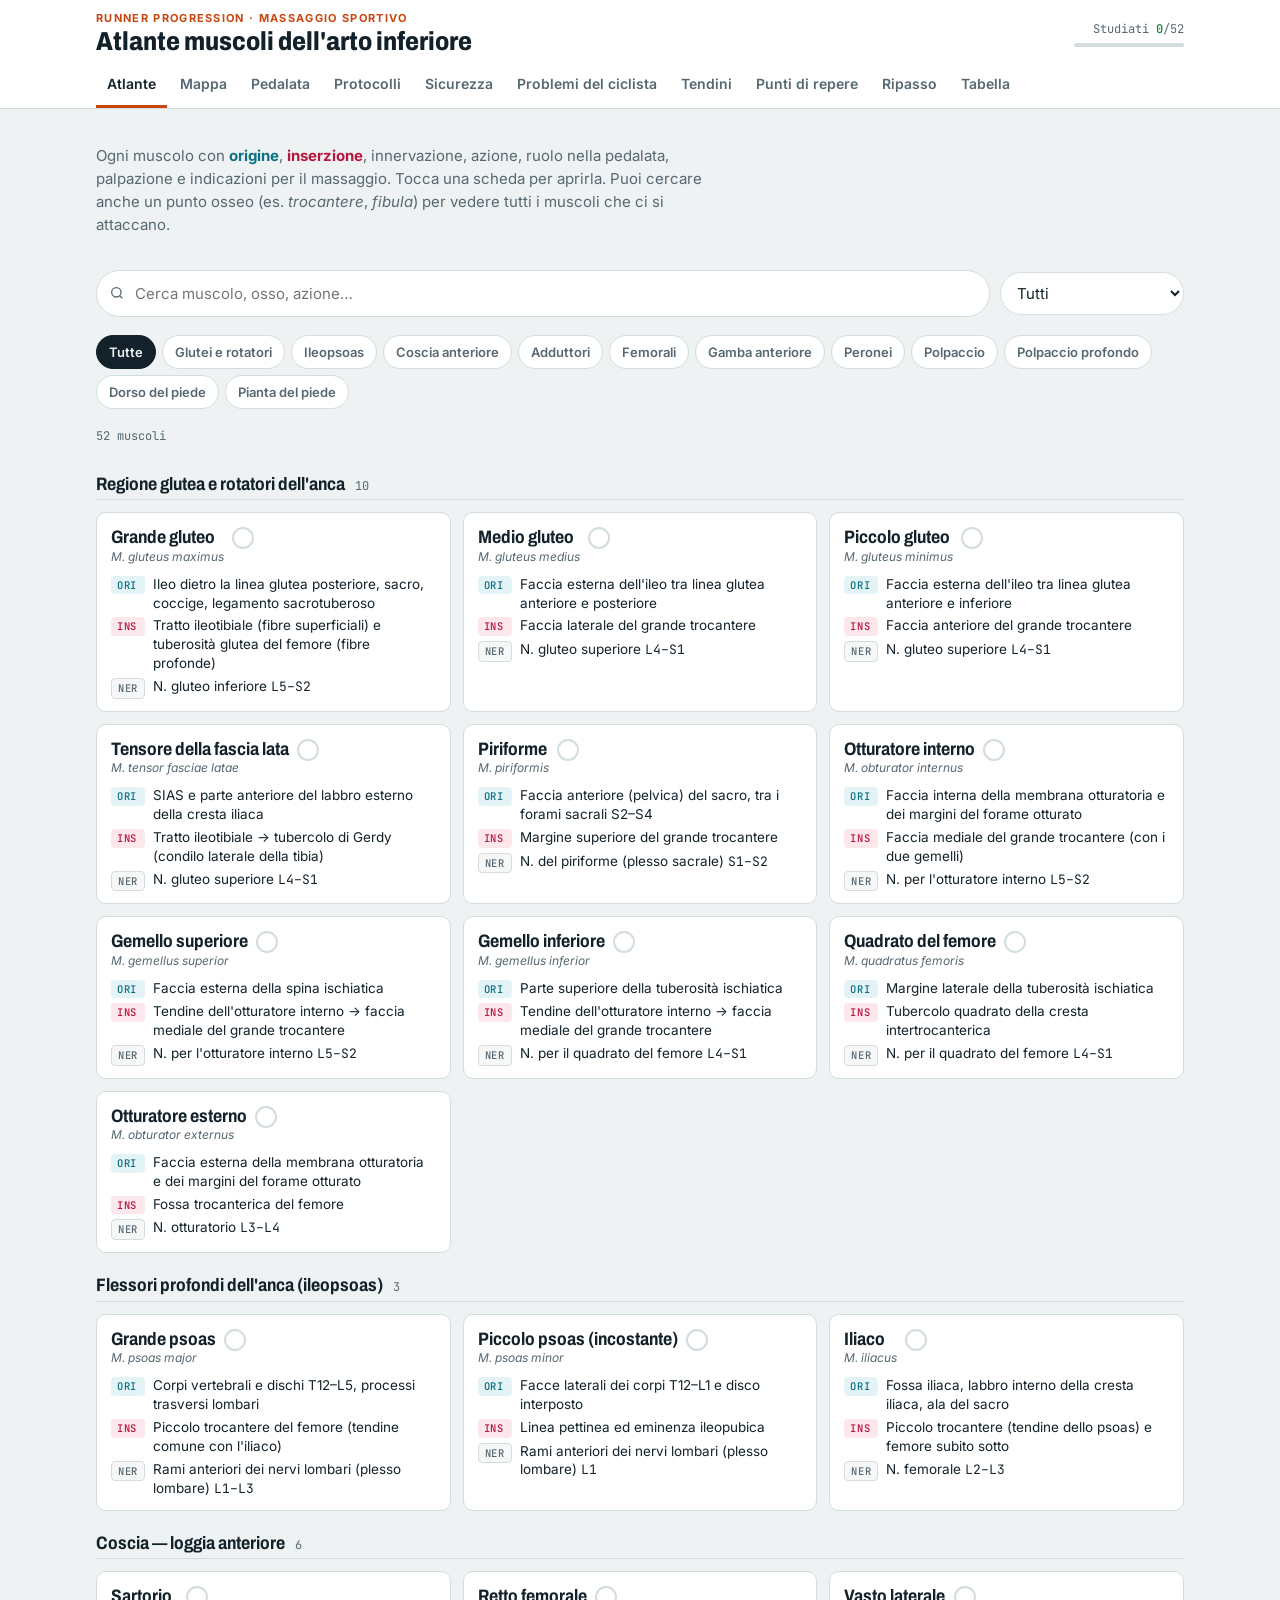
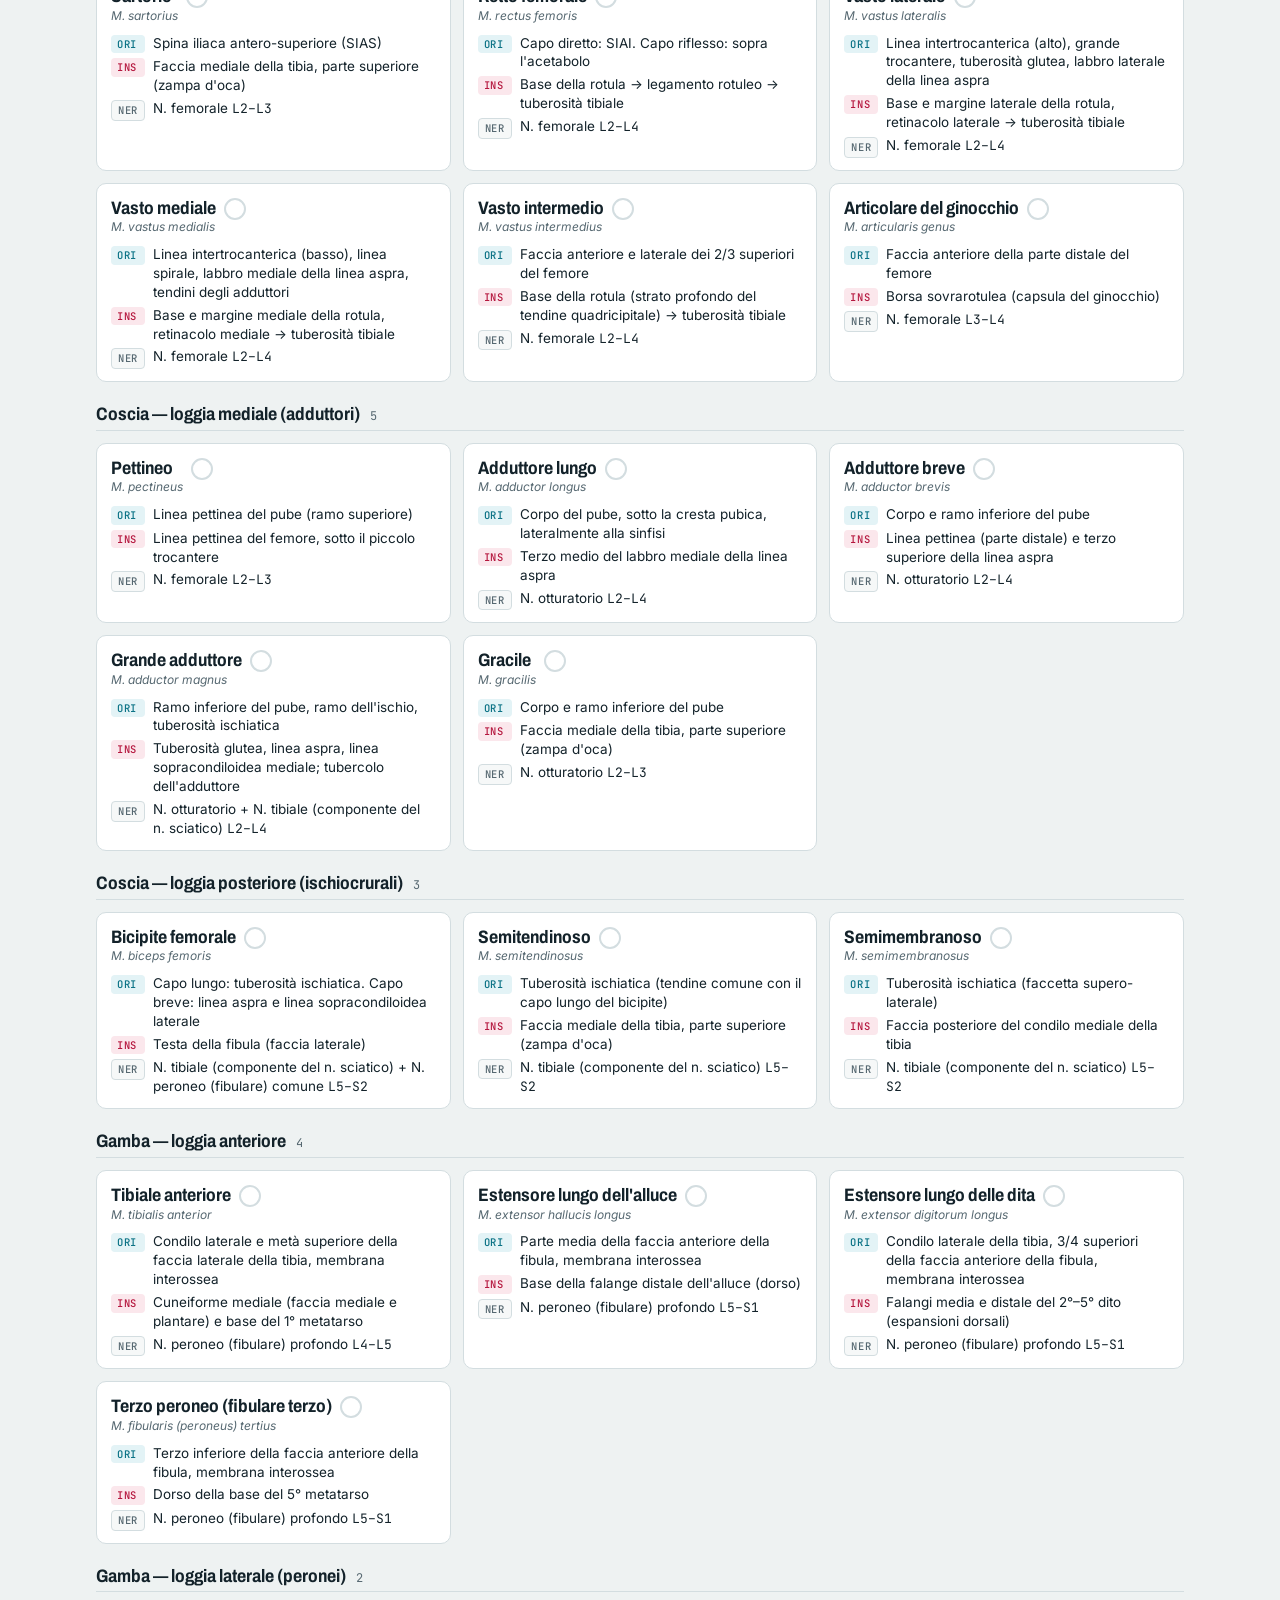
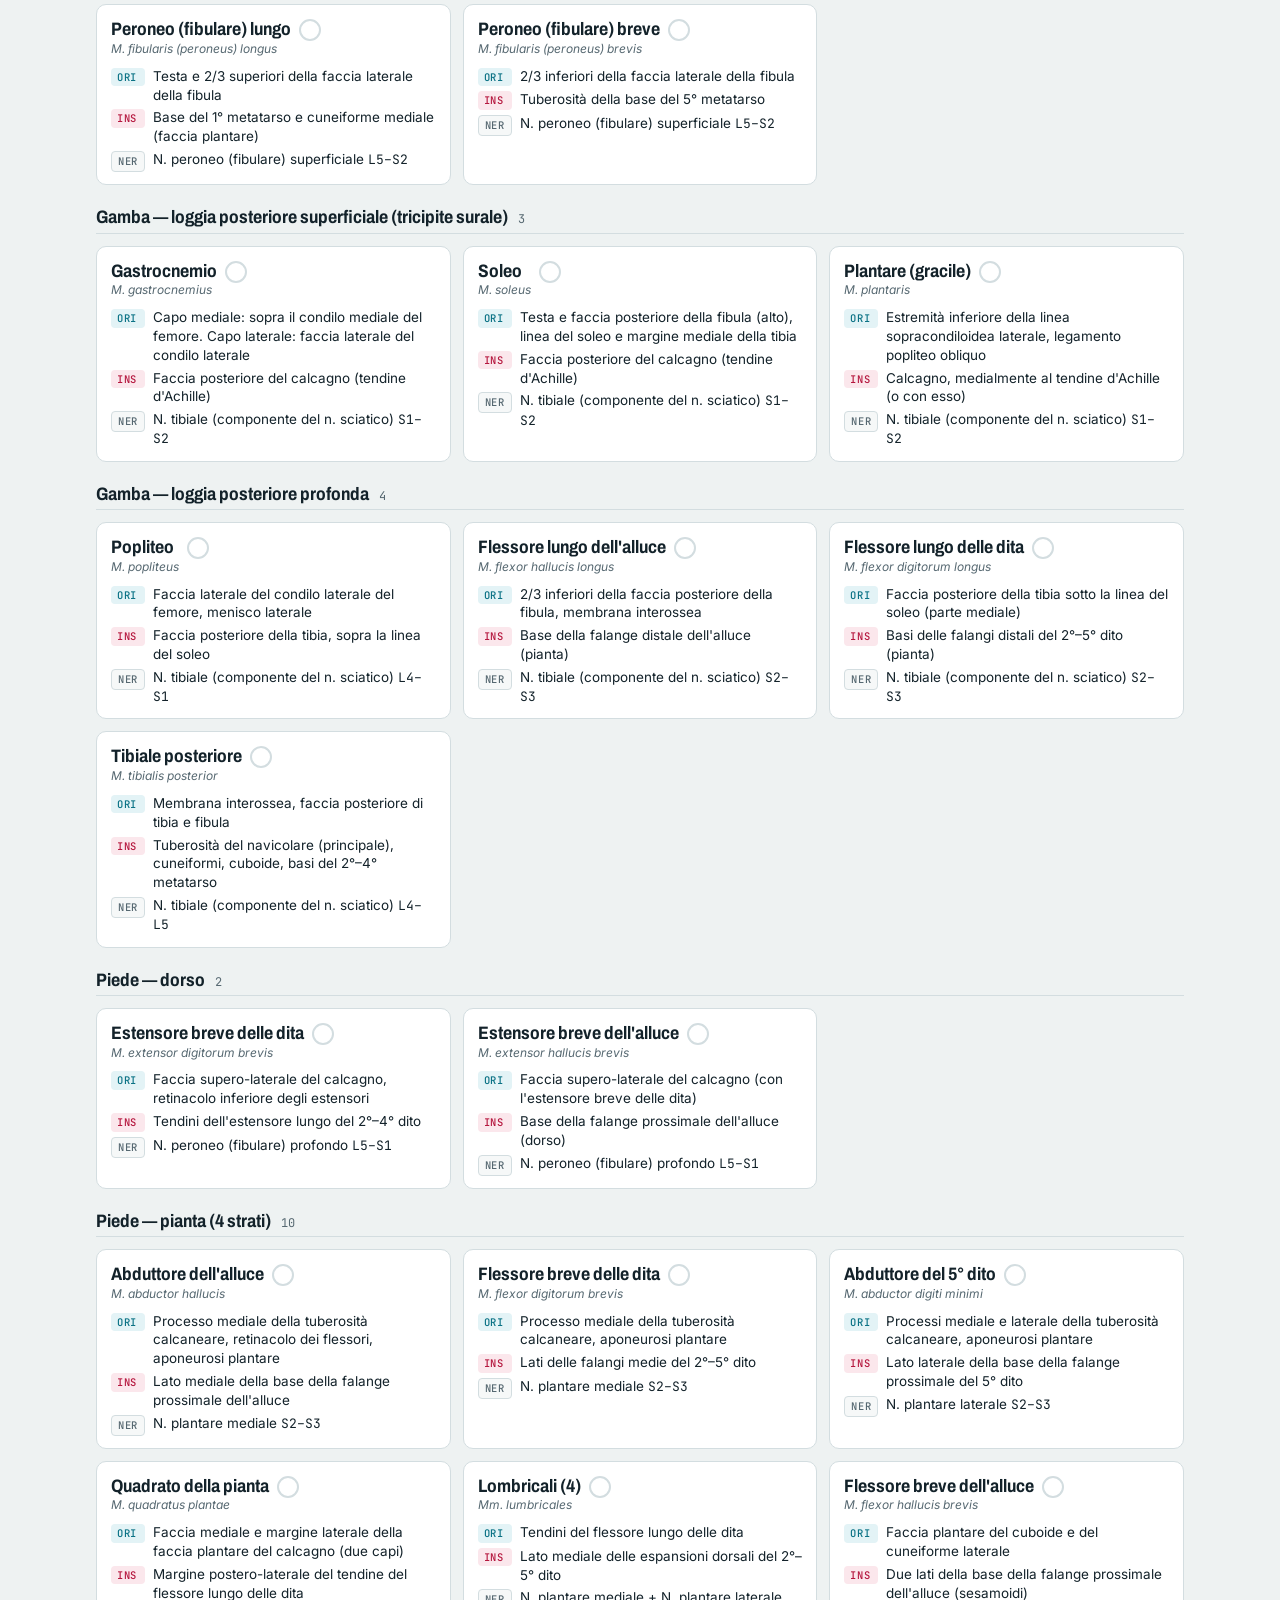
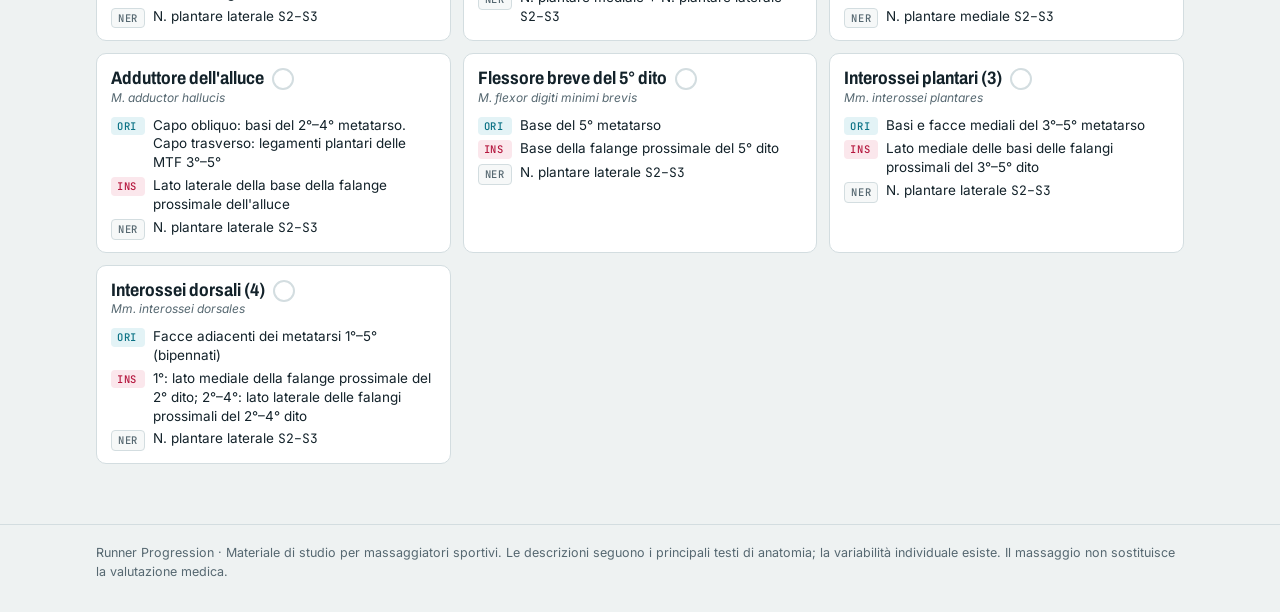
<file: anatomia-arto-inferiore/webapp/index.html>
<!doctype html>
<html lang="it">
<head>
<meta charset="utf-8">
<meta name="viewport" content="width=device-width, initial-scale=1, viewport-fit=cover">
<style>:root{padding-top:env(safe-area-inset-top,0px);padding-bottom:env(safe-area-inset-bottom,0px)}[hidden]{display:none!important}img{max-width:100%}</style>
</head>
<body>
<title>Atlante Muscoli Arto Inferiore</title>
<meta name="claude:viewport-fit-sides" content="cover">
<link rel="preconnect" href="https://fonts.googleapis.com">
<link rel="stylesheet" href="https://fonts.googleapis.com/css2?family=Archivo:wdth,wght@75..100,500..800&family=Inter:wght@400;500;600;700&family=JetBrains+Mono:wght@500&display=swap">
<style>
/* Layout: barra sticky con le sezioni, contenuto a 1 colonna su telefono e griglia su desktop;
   il dettaglio del muscolo si apre in un pannello laterale (a tutto schermo su telefono).
   Colore con significato: verde-azzurro = ORIGINE, carminio = INSERZIONE, arancio = interfaccia. */
:root{
  --bg:#EEF2F2; --surface:#FFFFFF; --surface-2:#F6F8F8; --ink:#13222A; --muted:#566871; --line:#D3DDE0;
  --accent:#C8460F; --accent-ink:#FFFFFF;
  --ori:#0B7285; --ori-bg:#E3F3F6; --ins:#B5173E; --ins-bg:#FBE7EC;
  --warn:#9A4A00; --warn-bg:#FFF1DE; --danger:#B42318; --danger-bg:#FDE8E6; --ok:#17803D; --ok-bg:#E3F5E8;
  --bone:#E7E0D2; --reg:#F3C9BC; --reg-h:#EBA08B; --reg-sel:#C8460F; --reg-line:#FFFFFF;
  --c0:#C8460F; --c1:#0B7285; --c2:#6D3FC9; --c3:#17803D; --c4:#A76300; --c5:#B5173E; --c6:#1E55C8; --c7:#5B6B75;
  --f-display:"Archivo","Arial Narrow",system-ui,sans-serif;
  --f-body:"Inter",system-ui,-apple-system,"Segoe UI",Roboto,sans-serif;
  --f-mono:"JetBrains Mono",ui-monospace,"SFMono-Regular",Menlo,monospace;
  --r:10px;
}
@media (prefers-color-scheme: dark){:root:not([data-theme="light"]){
  --bg:#0C1418; --surface:#142027; --surface-2:#1A2830; --ink:#E4EDF0; --muted:#97AAB3; --line:#2A3B44;
  --accent:#FF7B47; --accent-ink:#1A0B03;
  --ori:#4CC6DB; --ori-bg:#0F2F36; --ins:#FF6B8E; --ins-bg:#3A1622;
  --warn:#FFB866; --warn-bg:#3A2710; --danger:#FF8A80; --danger-bg:#3D1715; --ok:#6BD58E; --ok-bg:#12321E;
  --bone:#3B3A33; --reg:#5B3127; --reg-h:#83412F; --reg-sel:#FF7B47; --reg-line:#142027;
  --c0:#FF7B47; --c1:#4CC6DB; --c2:#A98BFF; --c3:#6BD58E; --c4:#F3B54A; --c5:#FF6B8E; --c6:#7FA6FF; --c7:#A7B6BF;
  color-scheme:dark}}
:root[data-theme="dark"]{
  --bg:#0C1418; --surface:#142027; --surface-2:#1A2830; --ink:#E4EDF0; --muted:#97AAB3; --line:#2A3B44;
  --accent:#FF7B47; --accent-ink:#1A0B03;
  --ori:#4CC6DB; --ori-bg:#0F2F36; --ins:#FF6B8E; --ins-bg:#3A1622;
  --warn:#FFB866; --warn-bg:#3A2710; --danger:#FF8A80; --danger-bg:#3D1715; --ok:#6BD58E; --ok-bg:#12321E;
  --bone:#3B3A33; --reg:#5B3127; --reg-h:#83412F; --reg-sel:#FF7B47; --reg-line:#142027;
  --c0:#FF7B47; --c1:#4CC6DB; --c2:#A98BFF; --c3:#6BD58E; --c4:#F3B54A; --c5:#FF6B8E; --c6:#7FA6FF; --c7:#A7B6BF;
  color-scheme:dark}

*{box-sizing:border-box}
html,body{background:var(--bg);color:var(--ink)}
body{font-family:var(--f-body);font-size:15px;line-height:1.55;margin:0}
body::before{content:"";position:fixed;inset:0 0 auto;height:env(safe-area-inset-top,0px);z-index:30;background:var(--surface)}
h1,h2,h3,h4{font-family:var(--f-display);font-stretch:85%;line-height:1.15;text-wrap:balance;margin:0}
button,input,select{font:inherit;color:inherit}
:focus-visible{outline:3px solid var(--accent);outline-offset:2px;border-radius:4px}
.wrap{max-width:1120px;margin:0 auto;padding-left:max(16px,env(safe-area-inset-left,0px));padding-right:max(16px,env(safe-area-inset-right,0px))}

/* --- header --- */
header.top{position:sticky;top:env(safe-area-inset-top,0px);z-index:20;background:var(--surface);border-bottom:1px solid var(--line)}
.brand{display:flex;align-items:center;justify-content:space-between;gap:12px;padding-block:10px 4px}
.brand .t{display:flex;flex-direction:column;min-width:0}
.brand .eyebrow{font-size:11px;letter-spacing:.12em;text-transform:uppercase;color:var(--accent);font-weight:700}
.brand h1{font-size:clamp(19px,4.4vw,26px);font-weight:800}
.prog{font-family:var(--f-mono);font-size:12px;color:var(--muted);white-space:nowrap;text-align:right}
.prog b{color:var(--ok);font-weight:500}
.bar{height:4px;background:var(--line);border-radius:4px;overflow:hidden;width:110px;margin-top:4px;margin-left:auto}
.bar i{display:block;height:100%;background:var(--ok);width:0}
nav.tabs{display:flex;gap:2px;overflow-x:auto;scrollbar-width:none;padding-block:4px 0}
nav.tabs::-webkit-scrollbar{display:none}
nav.tabs a{flex:none;text-decoration:none;color:var(--muted);font-weight:600;font-size:14px;padding:8px 11px 10px;border-bottom:3px solid transparent}
nav.tabs a:hover{color:var(--ink)}
nav.tabs a[aria-current="page"]{color:var(--ink);border-bottom-color:var(--accent)}

main{padding-block:20px 60px}
section.view{display:flex;flex-direction:column;gap:18px}
.intro{max-width:70ch;color:var(--muted)}
.intro strong{color:var(--ink)}
h2.sec{font-size:clamp(24px,5vw,34px);font-weight:800}
h3.sub{font-size:20px;font-weight:700}

/* --- chips / controls --- */
.controls{display:flex;flex-wrap:wrap;gap:10px;align-items:center}
.search{flex:1 1 260px;min-width:0;position:relative}
.search input{width:100%;padding:11px 14px 11px 38px;border:1px solid var(--line);border-radius:999px;background:var(--surface)}
.search svg{position:absolute;left:13px;top:50%;transform:translateY(-50%);width:16px;height:16px;stroke:var(--muted);fill:none;stroke-width:2}
select{padding:10px 12px;border:1px solid var(--line);border-radius:999px;background:var(--surface)}
.chips{display:flex;flex-wrap:wrap;gap:6px}
.chip{border:1px solid var(--line);background:var(--surface);border-radius:999px;padding:6px 12px;font-size:13px;font-weight:600;cursor:pointer;color:var(--muted)}
.chip:hover{color:var(--ink);border-color:var(--muted)}
.chip[aria-pressed="true"]{background:var(--ink);color:var(--bg);border-color:var(--ink)}
.btn{display:inline-flex;align-items:center;gap:8px;border:1px solid var(--line);background:var(--surface);border-radius:999px;padding:9px 16px;font-weight:600;cursor:pointer;text-decoration:none;color:var(--ink)}
.btn:hover{border-color:var(--muted)}
.btn.pri{background:var(--accent);border-color:var(--accent);color:var(--accent-ink)}
.btn.okb[aria-pressed="true"]{background:var(--ok-bg);border-color:var(--ok);color:var(--ok)}
.count{font-family:var(--f-mono);font-size:12px;color:var(--muted)}

/* --- muscle cards --- */
.grid{display:grid;grid-template-columns:repeat(auto-fill,minmax(300px,1fr));gap:12px}
.regione-h{grid-column:1/-1;display:flex;align-items:baseline;gap:10px;margin-top:10px;padding-bottom:4px;border-bottom:1px solid var(--line)}
.regione-h h3{font-size:18px;font-weight:700}
.mcard{text-align:left;background:var(--surface);border:1px solid var(--line);border-radius:var(--r);padding:14px 14px 12px;cursor:pointer;display:flex;flex-direction:column;gap:8px;min-width:0}
.mcard:hover{border-color:var(--muted)}
.mcard .h{display:flex;justify-content:space-between;gap:8px;align-items:flex-start}
.mcard h4{font-size:18px;font-weight:700}
.mcard .lat{font-size:12px;color:var(--muted);font-style:italic}
.oi{display:grid;grid-template-columns:auto 1fr;gap:4px 8px;font-size:13.5px;line-height:1.4}
.tag{font-family:var(--f-mono);font-size:10.5px;font-weight:500;letter-spacing:.06em;padding:2px 6px;border-radius:4px;align-self:start;margin-top:1px}
.tag.o{background:var(--ori-bg);color:var(--ori)}
.tag.i{background:var(--ins-bg);color:var(--ins)}
.tag.n{background:var(--surface-2);color:var(--muted);border:1px solid var(--line)}
.done{flex:none;width:22px;height:22px;border-radius:50%;border:2px solid var(--line);display:grid;place-items:center}
.done.y{background:var(--ok);border-color:var(--ok)}
.done.y::after{content:"";width:9px;height:5px;border-left:2px solid var(--bg);border-bottom:2px solid var(--bg);transform:rotate(-45deg) translate(1px,-1px)}
.done.r{border-color:var(--warn)}
.empty{padding:30px;text-align:center;color:var(--muted);background:var(--surface);border:1px dashed var(--line);border-radius:var(--r)}

/* --- detail panel --- */
.scrim{position:fixed;inset:0;background:rgba(5,12,16,.45);z-index:40}
.panel{position:fixed;z-index:41;top:0;right:0;bottom:0;width:min(640px,100%);background:var(--bg);overflow-y:auto;box-shadow:-12px 0 40px rgba(0,0,0,.18);
  padding-top:env(safe-area-inset-top,0px);padding-bottom:env(safe-area-inset-bottom,0px);padding-right:env(safe-area-inset-right,0px)}
.panel-top{position:sticky;top:0;z-index:2;background:var(--surface);border-bottom:1px solid var(--line);display:flex;align-items:center;gap:8px;padding:10px 16px}
.panel-top .sp{flex:1}
.icon-btn{width:38px;height:38px;border-radius:50%;border:1px solid var(--line);background:var(--surface);display:grid;place-items:center;cursor:pointer}
.icon-btn svg{width:18px;height:18px;stroke:var(--ink);fill:none;stroke-width:2;stroke-linecap:round;stroke-linejoin:round}
.panel-body{padding:18px 16px 40px;display:flex;flex-direction:column;gap:14px}
.d-head .reg-l{font-size:12px;letter-spacing:.1em;text-transform:uppercase;color:var(--accent);font-weight:700}
.d-head h2{font-size:clamp(28px,7vw,38px);font-weight:800;margin-top:2px}
.d-head .lat{color:var(--muted);font-style:italic}
.d-head .tipo{font-size:13px;color:var(--muted);margin-top:4px}
.blk{background:var(--surface);border:1px solid var(--line);border-radius:var(--r);padding:14px}
.blk h4{font-family:var(--f-body);font-size:12px;letter-spacing:.1em;text-transform:uppercase;color:var(--muted);font-weight:700;margin-bottom:6px}
.blk p{margin:0}
.blk ul{margin:0;padding-left:18px}
.blk.o{border-left:5px solid var(--ori)} .blk.o h4{color:var(--ori)}
.blk.i{border-left:5px solid var(--ins)} .blk.i h4{color:var(--ins)}
.blk .short{font-weight:700;margin-bottom:4px}
.blk.warn{background:var(--warn-bg);border-color:transparent} .blk.warn h4{color:var(--warn)}
.blk.bike h4{color:var(--accent)}
.mono{font-family:var(--f-mono);font-size:13px}
.pnav{display:flex;justify-content:space-between;gap:10px;flex-wrap:wrap}

/* --- map --- */
.map-wrap{display:grid;grid-template-columns:minmax(0,1fr) minmax(0,1fr) minmax(0,1.4fr);gap:16px;align-items:start}
@media (max-width:820px){.map-wrap{grid-template-columns:1fr 1fr}.map-side{grid-column:1/-1}}
.map-fig{background:var(--surface);border:1px solid var(--line);border-radius:var(--r);padding:10px;text-align:center}
.map-fig figcaption{font-weight:700;font-family:var(--f-display);font-stretch:85%;font-size:16px;margin-bottom:6px}
svg.mappa{width:100%;max-width:240px;height:auto;display:block;margin:0 auto}
svg.mappa .osso{fill:var(--bone)}
svg.mappa .reg{fill:var(--reg);stroke:var(--reg-line);stroke-width:2.5;stroke-linejoin:round;cursor:pointer;transition:fill .15s}
svg.mappa .reg.prof{fill:var(--reg-h);stroke-dasharray:4 3;stroke:var(--ink);stroke-width:1.2;fill-opacity:.55}
svg.mappa .reg:hover,svg.mappa .reg:focus{fill:var(--reg-h);outline:none}
svg.mappa .reg.sel{fill:var(--reg-sel)}
svg.mappa .rischio{fill:var(--danger-bg);stroke:var(--danger);stroke-width:1.5;stroke-dasharray:3 2;cursor:pointer}
svg.mappa .lbl{font:600 11px var(--f-mono);fill:var(--muted)}
svg.mappa .lbl.dim{font-size:9px;opacity:.8}
.map-note{font-size:12px;color:var(--muted)}

/* --- pedal --- */
.pedal{display:grid;grid-template-columns:minmax(0,1fr) minmax(0,1fr);gap:20px;align-items:start}
@media (max-width:820px){.pedal{grid-template-columns:1fr}}
.wheel-box{background:var(--surface);border:1px solid var(--line);border-radius:var(--r);padding:12px;display:flex;flex-direction:column;gap:10px}
svg.ruota{width:100%;max-width:440px;margin:0 auto;display:block;touch-action:none;cursor:grab}
svg.ruota .traccia{fill:none;stroke:var(--line);stroke-width:9}
svg.ruota .arco{fill:none;stroke-width:9;stroke-linecap:round;opacity:.2;transition:opacity .12s}
svg.ruota .arco.on{opacity:1}
svg.ruota .c0{stroke:var(--c0)} svg.ruota .c1{stroke:var(--c1)} svg.ruota .c2{stroke:var(--c2)} svg.ruota .c3{stroke:var(--c3)}
svg.ruota .c4{stroke:var(--c4)} svg.ruota .c5{stroke:var(--c5)} svg.ruota .c6{stroke:var(--c6)} svg.ruota .c7{stroke:var(--c7)}
svg.ruota .fase-spinta{fill:none;stroke:var(--accent);stroke-width:3;opacity:.5}
svg.ruota .fase-risalita{fill:none;stroke:var(--ori);stroke-width:3;opacity:.5;stroke-dasharray:6 5}
svg.ruota .tick{stroke:var(--muted);stroke-width:1;stroke-dasharray:2 4}
svg.ruota .wl{font:500 12px var(--f-mono);fill:var(--muted)}
svg.ruota .wl.fase{font:700 13px var(--f-body);letter-spacing:.12em;fill:var(--ink)}
svg.ruota .lancetta{stroke:var(--ink);stroke-width:2.5}
svg.ruota .perno{fill:var(--ink)} svg.ruota .pedale{fill:var(--accent);stroke:var(--surface);stroke-width:3}
.angle-row{display:flex;align-items:center;gap:12px;flex-wrap:wrap}
.angle-row input[type=range]{flex:1 1 180px;accent-color:var(--accent)}
.angle-val{font-family:var(--f-mono);font-size:26px;min-width:4.2ch;text-align:right}
.phase-now{font-weight:700}
.mlist{display:flex;flex-direction:column;gap:6px}
.mrow{display:grid;grid-template-columns:14px minmax(0,1fr) auto;gap:10px;align-items:center;padding:8px 10px;border-radius:8px;background:var(--surface);border:1px solid var(--line);opacity:.5;cursor:pointer;text-align:left}
.mrow.on{opacity:1;border-color:var(--ink)}
.mrow .sw{width:14px;height:14px;border-radius:3px}
.mrow .rg{font-family:var(--f-mono);font-size:12px;color:var(--muted)}

/* --- generic info cards --- */
.cards{display:grid;grid-template-columns:repeat(auto-fill,minmax(290px,1fr));gap:12px}
.card{background:var(--surface);border:1px solid var(--line);border-radius:var(--r);padding:14px;display:flex;flex-direction:column;gap:8px;min-width:0}
.card h4{font-size:17px;font-weight:700}
.card p{margin:0}
.kv{display:grid;grid-template-columns:auto 1fr;gap:4px 10px;font-size:14px}
.kv dt{font-size:11px;letter-spacing:.08em;text-transform:uppercase;color:var(--muted);font-weight:700;padding-top:2px}
.kv dd{margin:0}
.card.danger{border-left:5px solid var(--danger)}
.card.warnc{border-left:5px solid var(--warn)}
.card.zone{border-left:5px solid var(--danger)}
.lnk{background:none;border:0;padding:0;color:var(--accent);font-weight:600;cursor:pointer;text-decoration:underline;text-underline-offset:2px}
.mchips{display:flex;flex-wrap:wrap;gap:6px}
.mchips button{border:1px solid var(--line);background:var(--surface-2);border-radius:999px;font-size:12.5px;padding:3px 10px;cursor:pointer}
.mchips button:hover{border-color:var(--accent)}

/* protocols */
.ptabs{display:flex;gap:6px;flex-wrap:wrap}
.proto{display:grid;grid-template-columns:minmax(0,1fr) minmax(0,1.3fr);gap:16px}
@media (max-width:820px){.proto{grid-template-columns:1fr}}
.facts{display:grid;grid-template-columns:repeat(2,minmax(0,1fr));gap:8px}
.fact{background:var(--surface-2);border-radius:8px;padding:10px}
.fact small{display:block;font-size:11px;letter-spacing:.08em;text-transform:uppercase;color:var(--muted);font-weight:700}
ol.seq{margin:0;padding-left:0;list-style:none;counter-reset:s;display:flex;flex-direction:column;gap:8px}
ol.seq li{counter-increment:s;display:grid;grid-template-columns:28px 1fr;gap:10px;align-items:start}
ol.seq li::before{content:counter(s);font-family:var(--f-mono);font-size:12px;width:26px;height:26px;border-radius:50%;background:var(--ink);color:var(--bg);display:grid;place-items:center}
.note{font-size:13.5px;color:var(--muted);border-top:1px solid var(--line);padding-top:10px}

/* table */
.tbl-wrap{overflow-x:auto;background:var(--surface);border:1px solid var(--line);border-radius:var(--r)}
table{border-collapse:collapse;width:100%;min-width:860px;font-size:13.5px}
th,td{text-align:left;vertical-align:top;padding:9px 10px;border-bottom:1px solid var(--line)}
thead th{position:sticky;top:0;background:var(--surface-2);font-size:11px;letter-spacing:.08em;text-transform:uppercase;color:var(--muted)}
td.mn{font-weight:700;white-space:nowrap}
td.mn button{all:unset;cursor:pointer;color:var(--ink);text-decoration:underline;text-decoration-color:var(--line);text-underline-offset:3px}
tr.rg td{background:var(--surface-2);font-family:var(--f-display);font-stretch:85%;font-weight:700;font-size:15px;color:var(--accent)}
td .o{color:var(--ori)} td .i{color:var(--ins)}

/* quiz */
.qbox{background:var(--surface);border:1px solid var(--line);border-radius:var(--r);padding:18px;display:flex;flex-direction:column;gap:14px;max-width:760px}
.qmeta{display:flex;justify-content:space-between;font-family:var(--f-mono);font-size:12px;color:var(--muted)}
.qtext{font-size:19px;font-weight:600;line-height:1.35}
.qtext em{font-style:normal;color:var(--accent)}
.qopts{display:flex;flex-direction:column;gap:8px}
.qopt{text-align:left;border:1.5px solid var(--line);background:var(--surface-2);border-radius:10px;padding:12px 14px;cursor:pointer;font-size:14.5px}
.qopt:hover:not(:disabled){border-color:var(--muted)}
.qopt.ok{border-color:var(--ok);background:var(--ok-bg)}
.qopt.no{border-color:var(--danger);background:var(--danger-bg)}
.qopt:disabled{cursor:default}
.qfb{font-size:14px;padding:10px 12px;border-radius:8px}
.qfb.ok{background:var(--ok-bg);color:var(--ok)} .qfb.no{background:var(--danger-bg);color:var(--danger)}
.qfb .full{color:var(--ink);display:block;margin-top:4px}
.flash{perspective:1200px;max-width:640px;width:100%}
.flash-in{position:relative;min-height:320px;transition:transform .45s;transform-style:preserve-3d;cursor:pointer}
.flash.flip .flash-in{transform:rotateY(180deg)}
.face{position:absolute;inset:0;backface-visibility:hidden;-webkit-backface-visibility:hidden;background:var(--surface);border:1px solid var(--line);border-radius:14px;padding:20px;display:flex;flex-direction:column;gap:10px;overflow:auto}
.face.front{justify-content:center;align-items:center;text-align:center}
.face.front h3{font-size:clamp(28px,7vw,40px);font-weight:800}
.face.back{transform:rotateY(180deg)}
.hint{font-size:12px;color:var(--muted)}
@media (prefers-reduced-motion:reduce){.flash-in{transition:none}*{scroll-behavior:auto}}
.stat-row{display:flex;flex-wrap:wrap;gap:10px}
.stat{background:var(--surface);border:1px solid var(--line);border-radius:var(--r);padding:12px 16px;min-width:140px}
.stat b{display:block;font-family:var(--f-mono);font-size:24px;font-weight:500}
.stat span{font-size:12px;color:var(--muted)}
footer.ft{border-top:1px solid var(--line);padding-block:18px 30px;color:var(--muted);font-size:12.5px}
</style>

<header class="top">
  <div class="wrap">
    <div class="brand">
      <div class="t">
        <span class="eyebrow">Runner Progression · Massaggio sportivo</span>
        <h1>Atlante muscoli dell'arto inferiore</h1>
      </div>
      <div>
        <div class="prog" id="prog">Studiati <b>0</b>/0</div>
        <div class="bar"><i id="progbar"></i></div>
      </div>
    </div>
    <nav class="tabs" id="tabs" aria-label="Sezioni">
      <a href="#atlante">Atlante</a>
      <a href="#mappa">Mappa</a>
      <a href="#pedalata">Pedalata</a>
      <a href="#massaggio">Protocolli</a>
      <a href="#sicurezza">Sicurezza</a>
      <a href="#ciclista">Problemi del ciclista</a>
      <a href="#tendini">Tendini</a>
      <a href="#repere">Punti di repere</a>
      <a href="#ripasso">Ripasso</a>
      <a href="#tabella">Tabella</a>
    </nav>
  </div>
</header>

<main class="wrap">
  <!-- ATLANTE -->
  <section class="view" id="v-atlante">
    <p class="intro">Ogni muscolo con <strong style="color:var(--ori)">origine</strong>, <strong style="color:var(--ins)">inserzione</strong>, innervazione, azione, ruolo nella pedalata, palpazione e indicazioni per il massaggio. Tocca una scheda per aprirla. Puoi cercare anche un punto osseo (es. <em>trocantere</em>, <em>fibula</em>) per vedere tutti i muscoli che ci si attaccano.</p>
    <div class="controls">
      <label class="search"><svg viewBox="0 0 24 24" aria-hidden="true"><circle cx="11" cy="11" r="7"/><path d="M20 20l-4-4"/></svg>
        <input id="q" type="search" placeholder="Cerca muscolo, osso, azione…" autocomplete="off" aria-label="Cerca"></label>
      <select id="fstato" aria-label="Filtro di studio">
        <option value="tutti">Tutti</option><option value="dafare">Non ancora studiati</option><option value="ripassare">Da ripassare</option><option value="studiati">Studiati</option>
      </select>
    </div>
    <div class="chips" id="regchips"></div>
    <div class="count" id="acount"></div>
    <div class="grid" id="agrid"></div>
  </section>

  <!-- MAPPA -->
  <section class="view" id="v-mappa" hidden>
    <h2 class="sec">Mappa delle regioni</h2>
    <p class="intro">Tocca una zona per vedere i muscoli che contiene. Lo schema rappresenta l'arto inferiore destro e non è in scala: serve a orientarsi. La zona tratteggiata rossa dietro il ginocchio è il cavo popliteo, dove si fa solo sfioramento.</p>
    <div class="map-wrap">
      <figure class="map-fig" style="margin:0"><figcaption>Vista anteriore</figcaption><div id="map-ant"></div></figure>
      <figure class="map-fig" style="margin:0"><figcaption>Vista posteriore</figcaption><div id="map-post"></div></figure>
      <div class="map-side" id="map-side"></div>
    </div>
  </section>

  <!-- PEDALATA -->
  <section class="view" id="v-pedalata" hidden>
    <h2 class="sec">Chi lavora durante la pedalata</h2>
    <p class="intro">Trascina il pedale sulla ruota o usa il cursore. 0° è il punto morto superiore (PMS, pedivella in alto), 180° il punto morto inferiore (PMI). La bici è vista dal lato destro e il ciclista va verso destra. Gli intervalli derivano da studi elettromiografici e sono <strong>indicativi</strong>: cambiano con potenza, cadenza, posizione e atleta.</p>
    <div class="pedal">
      <div class="wheel-box">
        <div id="wheel"></div>
        <div class="angle-row">
          <button class="btn pri" id="play" type="button">Avvia</button>
          <input id="ang" type="range" min="0" max="359" value="90" aria-label="Angolo della pedivella">
          <span class="angle-val" id="angv">90°</span>
        </div>
        <div class="phase-now" id="phase"></div>
      </div>
      <div class="mlist" id="mlist"></div>
    </div>
    <div class="cards">
      <div class="card"><h4>Fase di spinta (0°–180°)</h4><p>Lavorano soprattutto grande gluteo e quadricipite (vasti), poi soleo e gastrocnemio che trasmettono la forza al pedale. È qui che si produce la maggior parte della potenza.</p></div>
      <div class="card"><h4>Punto morto inferiore (≈150°–230°)</h4><p>Femorali e gastrocnemio «tirano» il pedale indietro e lo accompagnano oltre il fondo della pedalata.</p></div>
      <div class="card"><h4>Risalita (180°–360°)</h4><p>Ileopsoas, retto femorale e tibiale anteriore riportano su la gamba e la punta del piede. Nella pedalata normale la gamba in risalita alleggerisce il pedale più che tirarlo.</p></div>
    </div>
  </section>

  <!-- MASSAGGIO -->
  <section class="view" id="v-massaggio" hidden>
    <h2 class="sec">Protocolli di massaggio</h2>
    <p class="intro">Tempi, ritmo, pressione e sequenza per ogni momento della stagione. Il massaggio drenante va sempre in direzione centripeta: dal piede verso l'inguine.</p>
    <div class="ptabs" id="ptabs"></div>
    <div id="pbody"></div>
    <h3 class="sub">Tecniche</h3>
    <div class="cards" id="tecniche"></div>
  </section>

  <!-- SICUREZZA -->
  <section class="view" id="v-sicurezza" hidden>
    <h2 class="sec">Sicurezza</h2>
    <p class="intro">Le zone dove passano vasi e nervi superficiali, e i casi in cui il massaggio non si fa. Nel dubbio, non massaggiare e chiedi al medico della squadra.</p>
    <h3 class="sub">Zone a rischio</h3>
    <div class="cards" id="zone"></div>
    <h3 class="sub">Non massaggiare: invia al medico</h3>
    <div class="cards" id="ci-ass"></div>
    <h3 class="sub">Adatta il trattamento o segnala</h3>
    <div class="cards" id="ci-rel"></div>
  </section>

  <!-- CICLISTA -->
  <section class="view" id="v-ciclista" hidden>
    <h2 class="sec">Problemi frequenti del ciclista</h2>
    <p class="intro">Segni, muscoli da controllare, cause legate alla bici e quando inviare a medico, fisioterapista o biomeccanico. Il massaggiatore non fa diagnosi: osserva, tratta i tessuti e riferisce.</p>
    <div class="cards" id="probl"></div>
  </section>

  <!-- TENDINI -->
  <section class="view" id="v-tendini" hidden>
    <h2 class="sec">Tendini e fasce</h2>
    <p class="intro">Da dove partono e dove arrivano i tendini e le strutture fibrose più importanti per il ciclista.</p>
    <div class="cards" id="tend"></div>
  </section>

  <!-- REPERE -->
  <section class="view" id="v-repere" hidden>
    <h2 class="sec">Punti di repere ossei</h2>
    <p class="intro">I punti ossei che usi per trovare origini e inserzioni con le mani.</p>
    <div class="cards" id="rep"></div>
  </section>

  <!-- RIPASSO -->
  <section class="view" id="v-ripasso" hidden>
    <h2 class="sec">Ripasso</h2>
    <div class="stat-row" id="stats"></div>
    <div class="ptabs" id="rtabs">
      <button class="chip" data-r="quiz" aria-pressed="true" type="button">Quiz</button>
      <button class="chip" data-r="flash" aria-pressed="false" type="button">Flashcard</button>
    </div>
    <div class="controls">
      <select id="rreg" aria-label="Regione"></select>
      <select id="rtipo" aria-label="Tipo di domanda">
        <option value="misto">Domande miste</option>
        <option value="origine">Qual è l'origine?</option>
        <option value="inserzione">Qual è l'inserzione?</option>
        <option value="nervo">Qual è il nervo?</option>
        <option value="chi-o">Di chi è questa origine?</option>
        <option value="chi-i">Di chi è questa inserzione?</option>
      </select>
      <select id="fdeck" aria-label="Mazzo flashcard" hidden>
        <option value="tutti">Tutte le carte</option><option value="ripassare">Solo da ripassare</option><option value="dafare">Solo non studiate</option>
      </select>
      <button class="btn pri" id="rstart" type="button">Nuovo quiz</button>
    </div>
    <div id="rbody"></div>
  </section>

  <!-- TABELLA -->
  <section class="view" id="v-tabella" hidden>
    <h2 class="sec">Tabella riassuntiva</h2>
    <p class="intro">Tutti i muscoli in una tabella, per un ripasso veloce. Su telefono scorri la tabella di lato.</p>
    <div class="tbl-wrap"><table id="tbl"></table></div>
  </section>
</main>

<footer class="ft"><div class="wrap">Runner Progression · Materiale di studio per massaggiatori sportivi. Le descrizioni seguono i principali testi di anatomia; la variabilità individuale esiste. Il massaggio non sostituisce la valutazione medica.</div></footer>

<div class="scrim" id="scrim" hidden></div>
<aside class="panel" id="panel" hidden aria-modal="true" role="dialog" aria-labelledby="d-title">
  <div class="panel-top">
    <button class="icon-btn" id="pclose" type="button" aria-label="Chiudi"><svg viewBox="0 0 24 24"><path d="M6 6l12 12M18 6L6 18"/></svg></button>
    <span class="sp"></span>
    <button class="icon-btn" id="pprev" type="button" aria-label="Muscolo precedente"><svg viewBox="0 0 24 24"><path d="M15 6l-6 6 6 6"/></svg></button>
    <button class="icon-btn" id="pnext" type="button" aria-label="Muscolo successivo"><svg viewBox="0 0 24 24"><path d="M9 6l6 6-6 6"/></svg></button>
  </div>
  <div class="panel-body" id="pbody-m"></div>
</aside>

<script>
/* =====================================================================
   ANATOMIA DELL'ARTO INFERIORE PER IL MASSAGGIO SPORTIVO NEL CICLISMO
   Runner Progression — fonte unica di dati per web app e PDF.
   Nomenclatura italiana (con nome latino). Innervazione: radici
   principali secondo i testi di riferimento (Gray's, Moore, Netter);
   la variabilità individuale esiste ed è normale.
   oK / iK = chiavi dei punti ossei usate dal quiz per non proporre
   risposte "sbagliate" che in realtà condividono lo stesso attacco.
   ===================================================================== */

const REGIONI = [
  { id: "glutea", nome: "Regione glutea e rotatori dell'anca", breve: "Glutei e rotatori", vista: "post" },
  { id: "flessori-anca", nome: "Flessori profondi dell'anca (ileopsoas)", breve: "Ileopsoas", vista: "ant" },
  { id: "coscia-ant", nome: "Coscia — loggia anteriore", breve: "Coscia anteriore", vista: "ant" },
  { id: "coscia-med", nome: "Coscia — loggia mediale (adduttori)", breve: "Adduttori", vista: "ant" },
  { id: "coscia-post", nome: "Coscia — loggia posteriore (ischiocrurali)", breve: "Femorali", vista: "post" },
  { id: "gamba-ant", nome: "Gamba — loggia anteriore", breve: "Gamba anteriore", vista: "ant" },
  { id: "gamba-lat", nome: "Gamba — loggia laterale (peronei)", breve: "Peronei", vista: "ant" },
  { id: "gamba-post-sup", nome: "Gamba — loggia posteriore superficiale (tricipite surale)", breve: "Polpaccio", vista: "post" },
  { id: "gamba-post-prof", nome: "Gamba — loggia posteriore profonda", breve: "Polpaccio profondo", vista: "post" },
  { id: "piede-dors", nome: "Piede — dorso", breve: "Dorso del piede", vista: "ant" },
  { id: "piede-plant", nome: "Piede — pianta (4 strati)", breve: "Pianta del piede", vista: "post" }
];

const NERVI = {
  "gluteo-sup": "N. gluteo superiore",
  "gluteo-inf": "N. gluteo inferiore",
  "piriforme": "N. del piriforme (plesso sacrale)",
  "otturatore-int": "N. per l'otturatore interno",
  "quadrato-fem": "N. per il quadrato del femore",
  "lombari": "Rami anteriori dei nervi lombari (plesso lombare)",
  "femorale": "N. femorale",
  "otturatorio": "N. otturatorio",
  "tibiale": "N. tibiale (componente del n. sciatico)",
  "peroneo-comune": "N. peroneo (fibulare) comune",
  "peroneo-prof": "N. peroneo (fibulare) profondo",
  "peroneo-sup": "N. peroneo (fibulare) superficiale",
  "plantare-med": "N. plantare mediale",
  "plantare-lat": "N. plantare laterale"
};

const MUSCOLI = [
  /* ---------------------------------------------------------------- GLUTEA */
  {
    id: "grande-gluteo", nome: "Grande gluteo", lat: "M. gluteus maximus", regione: "glutea", tipo: "monoarticolare",
    o: "Ileo dietro la linea glutea posteriore, sacro, coccige, legamento sacrotuberoso",
    origine: "Faccia glutea dell'ileo posteriormente alla linea glutea posteriore e parte posteriore della cresta iliaca; faccia dorsale della parte inferiore del sacro e margine laterale del coccige; aponeurosi del muscolo erettore della colonna; legamento sacrotuberoso; fascia glutea.",
    oK: ["ileo-esterno", "sacro", "coccige", "sacrotub", "cresta"],
    i: "Tratto ileotibiale (fibre superficiali) e tuberosità glutea del femore (fibre profonde)",
    inserzione: "La maggior parte delle fibre (superficiali e superiori, circa 3/4) si inserisce nel tratto ileotibiale della fascia lata; le fibre profonde della parte inferiore si inseriscono sulla tuberosità glutea del femore.",
    iK: ["til", "tub-glutea"],
    nK: ["gluteo-inf"], radici: "L5–S2",
    azione: ["Estensione dell'anca (soprattutto da anca flessa: salire scale, spinta in salita)", "Extrarotazione dell'anca", "Fibre superiori: abduzione; fibre inferiori: adduzione", "Tramite il tratto ileotibiale stabilizza il ginocchio esteso"],
    ciclismo: "Motore principale della fase di spinta (circa da 340° a 130° della pedivella). Il lavoro aumenta in salita, in piedi sui pedali e con rapporti duri. Un gluteo poco attivo sposta il carico su quadricipite e schiena.",
    palpazione: "Atleta prono: chiedi di estendere l'anca a ginocchio flesso (alzare il tallone verso il soffitto). Il ventre si contrae tra cresta iliaca, margine laterale del sacro e piega glutea. Il margine inferiore NON coincide con la piega glutea.",
    massaggio: "Prono, cuscino sotto le caviglie. Sfioramento ampio, impastamento a due mani, pressioni con il palmo o il pugno morbido lungo le fibre (dal sacro verso il grande trocantere). Frizioni lungo il margine sacrale e sotto la cresta iliaca. Nel recupero: pressioni sostenute sui punti tesi.",
    attenzione: "Il nervo sciatico esce dal grande forame ischiatico sotto il piriforme, circa a metà fra tuberosità ischiatica e grande trocantere: lì niente pressioni profonde e prolungate con gomito o nocche. Verifica che la cute non sia irritata dalla sella (follicoliti, foruncoli)."
  },
  {
    id: "medio-gluteo", nome: "Medio gluteo", lat: "M. gluteus medius", regione: "glutea", tipo: "monoarticolare",
    o: "Faccia esterna dell'ileo tra linea glutea anteriore e posteriore",
    origine: "Faccia esterna (glutea) dell'ala iliaca compresa tra la linea glutea anteriore e la linea glutea posteriore, sotto la cresta iliaca; fascia glutea che lo ricopre anteriormente.",
    oK: ["ileo-esterno"],
    i: "Faccia laterale del grande trocantere",
    inserzione: "Faccia laterale del grande trocantere del femore (cresta obliqua che la attraversa in senso postero-superiore → antero-inferiore).",
    iK: ["gr-trocantere"],
    nK: ["gluteo-sup"], radici: "L4–S1",
    azione: ["Abduzione dell'anca", "Fibre anteriori: intrarotazione e flessione", "Fibre posteriori: extrarotazione ed estensione", "Stabilizza il bacino sul piano frontale (impedisce la caduta del bacino dal lato opposto)"],
    ciclismo: "Tiene il bacino stabile in sella e controlla la traiettoria del ginocchio durante la spinta. Se è debole il ginocchio tende a cadere verso l'interno (valgo dinamico): carico anomalo su rotula e bandelletta ileotibiale.",
    palpazione: "Decubito laterale, anca leggermente estesa: chiedi un'abduzione contro resistenza. Si sente subito sotto la cresta iliaca, tra la cresta e il grande trocantere, davanti al grande gluteo.",
    massaggio: "Decubito laterale (cuscino tra le ginocchia) o prono. Impastamento, pressioni digitali e frizioni trasversali dal margine della cresta verso il trocantere. Spesso è dolente nei ciclisti: aumenta la pressione in modo graduale.",
    attenzione: "Sopra il grande trocantere c'è la borsa trocanterica: niente frizioni profonde direttamente sull'osso se l'area è dolente o calda."
  },
  {
    id: "piccolo-gluteo", nome: "Piccolo gluteo", lat: "M. gluteus minimus", regione: "glutea", tipo: "monoarticolare",
    o: "Faccia esterna dell'ileo tra linea glutea anteriore e inferiore",
    origine: "Faccia esterna dell'ala iliaca compresa tra la linea glutea anteriore e la linea glutea inferiore; margine della grande incisura ischiatica.",
    oK: ["ileo-esterno"],
    i: "Faccia anteriore del grande trocantere",
    inserzione: "Faccetta anteriore (antero-laterale) del grande trocantere del femore; alcune fibre alla capsula articolare dell'anca.",
    iK: ["gr-trocantere"],
    nK: ["gluteo-sup"], radici: "L4–S1",
    azione: ["Abduzione dell'anca", "Intrarotazione dell'anca (fibre anteriori)", "Stabilizza il bacino e tiene centrata la testa del femore"],
    ciclismo: "Lavora insieme al medio gluteo per stabilizzare bacino e anca a ogni pedalata. I suoi punti trigger possono dare dolore riferito sul lato della coscia e della gamba, simile a una sciatalgia.",
    palpazione: "È profondo, sotto il medio gluteo: non si isola con certezza. Lo raggiungi indirettamente in decubito laterale, nella zona antero-superiore al grande trocantere, chiedendo una leggera intrarotazione.",
    massaggio: "Pressioni profonde, lente, attraverso il medio gluteo, solo nelle sedute di recupero (non pre-gara). Decubito laterale.",
    attenzione: ""
  },
  {
    id: "tensore-fascia-lata", nome: "Tensore della fascia lata", lat: "M. tensor fasciae latae", regione: "glutea", tipo: "biarticolare (tramite il tratto ileotibiale)",
    o: "SIAS e parte anteriore del labbro esterno della cresta iliaca",
    origine: "Spina iliaca antero-superiore (SIAS) e parte anteriore del labbro esterno della cresta iliaca; faccia profonda della fascia lata.",
    oK: ["sias", "cresta"],
    i: "Tratto ileotibiale → tubercolo di Gerdy (condilo laterale della tibia)",
    inserzione: "Si inserisce nel tratto ileotibiale, tra i due foglietti della fascia lata, nel terzo superiore della coscia; attraverso il tratto agisce fino al tubercolo di Gerdy (tubercolo antero-laterale del condilo laterale della tibia).",
    iK: ["til"],
    nK: ["gluteo-sup"], radici: "L4–S1",
    azione: ["Flessione, abduzione e intrarotazione dell'anca", "Mette in tensione la fascia lata e il tratto ileotibiale", "Stabilizza il ginocchio esteso"],
    ciclismo: "Con la posizione a busto flesso lavora sempre accorciato e diventa spesso ipertonico. È uno dei muscoli da controllare in caso di dolore laterale al ginocchio (sindrome della bandelletta ileotibiale).",
    palpazione: "Supino: appena sotto e lateralmente alla SIAS. Chiedi flessione + intrarotazione dell'anca: senti un ventre ovale, piccolo, che si contrae subito.",
    massaggio: "Supino o in decubito laterale. Impastamento, pressioni sostenute sul ventre, frizioni trasversali. Lavora anche la zona di passaggio verso il tratto ileotibiale con sfioramento profondo in direzione prossimale.",
    attenzione: "Medialmente alla SIAS passa il nervo cutaneo femorale laterale (sotto il legamento inguinale): una pressione insistente lì può dare formicolio sulla coscia laterale."
  },
  {
    id: "piriforme", nome: "Piriforme", lat: "M. piriformis", regione: "glutea", tipo: "monoarticolare",
    o: "Faccia anteriore (pelvica) del sacro, tra i forami sacrali S2–S4",
    origine: "Faccia anteriore (pelvica) del sacro, ai lati del 2°–4° forame sacrale anteriore; margine superiore della grande incisura ischiatica; parte del legamento sacrotuberoso.",
    oK: ["sacro-ant", "sacrotub"],
    i: "Margine superiore del grande trocantere",
    inserzione: "Margine superiore (apice) del grande trocantere del femore, con un tendine rotondo che esce dal bacino attraverso il grande forame ischiatico.",
    iK: ["gr-trocantere-apice"],
    nK: ["piriforme"], radici: "S1–S2",
    azione: ["Extrarotazione dell'anca estesa", "Abduzione dell'anca flessa", "Con l'anca molto flessa (oltre circa 60–90°) la sua azione di rotazione si inverte verso l'intrarotazione", "Stabilizza la testa del femore nell'acetabolo"],
    ciclismo: "In sella l'anca resta sempre flessa e il piriforme lavora come stabilizzatore per ore. Può dare dolore gluteo profondo e, raramente, irritare il nervo sciatico (\"sindrome del piriforme\").",
    palpazione: "Prono. Traccia una linea dal margine supero-laterale del sacro (livello S2, poco sotto la SIPS) all'apice del grande trocantere: il piriforme si trova lungo questa linea, sotto il grande gluteo. Con il ginocchio flesso a 90° fai ruotare l'anca per sentirlo tendersi.",
    massaggio: "Prono. Pressioni lente con pollice o pugno morbido sulla linea sacro–trocantere, attraverso il grande gluteo rilassato; frizioni trasversali vicino al trocantere. Nel recupero puoi associare una rotazione passiva dell'anca.",
    attenzione: "Il nervo sciatico esce sotto il piriforme (in una minoranza di persone lo attraversa o passa sopra). Se durante la pressione l'atleta sente scossa, formicolio o dolore che scende lungo la gamba, togli subito pressione e spostati."
  },
  {
    id: "otturatore-interno", nome: "Otturatore interno", lat: "M. obturator internus", regione: "glutea", tipo: "monoarticolare",
    o: "Faccia interna della membrana otturatoria e dei margini del forame otturato",
    origine: "Faccia interna (pelvica) della membrana otturatoria e delle ossa che delimitano il forame otturato (pube e ischio). Il tendine esce dal bacino attraverso il piccolo forame ischiatico, piegando ad angolo sull'ischio.",
    oK: ["membr-otturatoria-int"],
    i: "Faccia mediale del grande trocantere (con i due gemelli)",
    inserzione: "Faccia mediale del grande trocantere, sopra la fossa trocanterica, insieme ai tendini dei muscoli gemelli superiore e inferiore.",
    iK: ["gr-trocantere-mediale"],
    nK: ["otturatore-int"], radici: "L5–S2",
    azione: ["Extrarotazione dell'anca estesa", "Abduzione dell'anca flessa", "Stabilizza la testa del femore nell'acetabolo"],
    ciclismo: "Fa parte del gruppo dei rotatori profondi che tengono stabile l'anca durante la pedalata. Lavora in modo continuo e a basso carico.",
    palpazione: "Non palpabile in modo isolato. Il suo tendine (con i gemelli) si raggiunge in profondità tra la tuberosità ischiatica e il grande trocantere, sotto il piriforme.",
    massaggio: "Lavoro indiretto attraverso il grande gluteo nella zona tra tuberosità ischiatica e trocantere, con pressioni lente. Solo nelle sedute di recupero.",
    attenzione: "La zona è vicina al decorso del nervo sciatico: pressioni graduali e attenzione alle sensazioni riferite."
  },
  {
    id: "gemello-superiore", nome: "Gemello superiore", lat: "M. gemellus superior", regione: "glutea", tipo: "monoarticolare",
    o: "Faccia esterna della spina ischiatica",
    origine: "Faccia esterna (glutea) della spina ischiatica.",
    oK: ["spina-isch"],
    i: "Tendine dell'otturatore interno → faccia mediale del grande trocantere",
    inserzione: "Si fonde con il margine superiore del tendine dell'otturatore interno e si inserisce con esso sulla faccia mediale del grande trocantere.",
    iK: ["gr-trocantere-mediale"],
    nK: ["otturatore-int"], radici: "L5–S2",
    azione: ["Extrarotazione dell'anca estesa", "Abduzione dell'anca flessa", "Stabilizza la testa del femore"],
    ciclismo: "Rotatore profondo e stabilizzatore dell'anca.",
    palpazione: "Non palpabile in modo isolato (profondo, sotto il grande gluteo, appena sotto il piriforme).",
    massaggio: "Lavoro indiretto insieme agli altri rotatori profondi.",
    attenzione: "Vicinanza al nervo sciatico."
  },
  {
    id: "gemello-inferiore", nome: "Gemello inferiore", lat: "M. gemellus inferior", regione: "glutea", tipo: "monoarticolare",
    o: "Parte superiore della tuberosità ischiatica",
    origine: "Parte superiore della tuberosità ischiatica.",
    oK: ["tub-isch"],
    i: "Tendine dell'otturatore interno → faccia mediale del grande trocantere",
    inserzione: "Si fonde con il margine inferiore del tendine dell'otturatore interno e si inserisce con esso sulla faccia mediale del grande trocantere.",
    iK: ["gr-trocantere-mediale"],
    nK: ["quadrato-fem"], radici: "L4–S1",
    azione: ["Extrarotazione dell'anca estesa", "Abduzione dell'anca flessa", "Stabilizza la testa del femore"],
    ciclismo: "Rotatore profondo e stabilizzatore dell'anca.",
    palpazione: "Non palpabile in modo isolato.",
    massaggio: "Lavoro indiretto insieme agli altri rotatori profondi.",
    attenzione: "Vicinanza al nervo sciatico."
  },
  {
    id: "quadrato-femore", nome: "Quadrato del femore", lat: "M. quadratus femoris", regione: "glutea", tipo: "monoarticolare",
    o: "Margine laterale della tuberosità ischiatica",
    origine: "Margine laterale della tuberosità ischiatica.",
    oK: ["tub-isch"],
    i: "Tubercolo quadrato della cresta intertrocanterica",
    inserzione: "Tubercolo quadrato sulla cresta intertrocanterica del femore e area immediatamente sottostante.",
    iK: ["cresta-intertroc"],
    nK: ["quadrato-fem"], radici: "L4–S1",
    azione: ["Extrarotazione dell'anca", "Stabilizza la testa del femore nell'acetabolo"],
    ciclismo: "Il più basso dei rotatori profondi: stabilizza l'anca in sella.",
    palpazione: "Profondo: si raggiunge tra tuberosità ischiatica e grande trocantere, sotto il margine inferiore del grande gluteo, a livello del piccolo trocantere.",
    massaggio: "Pressioni lente e graduali, atleta prono, nelle sedute di recupero.",
    attenzione: "Il nervo sciatico scende proprio sopra (posteriormente a) questo muscolo."
  },
  {
    id: "otturatore-esterno", nome: "Otturatore esterno", lat: "M. obturator externus", regione: "glutea", tipo: "monoarticolare",
    o: "Faccia esterna della membrana otturatoria e dei margini del forame otturato",
    origine: "Faccia esterna della membrana otturatoria e margini ossei del forame otturato (rami del pube e dell'ischio).",
    oK: ["membr-otturatoria-est"],
    i: "Fossa trocanterica del femore",
    inserzione: "Fossa trocanterica del femore (faccia mediale del grande trocantere, alla base), con un tendine che passa sotto il collo del femore.",
    iK: ["fossa-troc"],
    nK: ["otturatorio"], radici: "L3–L4",
    azione: ["Extrarotazione dell'anca", "Stabilizza la testa del femore nell'acetabolo"],
    ciclismo: "Stabilizzatore profondo dell'anca. È l'unico rotatore esterno innervato dal n. otturatorio.",
    palpazione: "Non palpabile: è il più profondo del gruppo, coperto dagli adduttori anteriormente e dal quadrato del femore posteriormente.",
    massaggio: "Nessun lavoro diretto: si tratta con mobilizzazioni e lavoro sui muscoli vicini.",
    attenzione: ""
  },

  /* -------------------------------------------------------- ILEOPSOAS */
  {
    id: "grande-psoas", nome: "Grande psoas", lat: "M. psoas major", regione: "flessori-anca", tipo: "poliarticolare (colonna lombare + anca)",
    o: "Corpi vertebrali e dischi T12–L5, processi trasversi lombari",
    origine: "Facce laterali dei corpi vertebrali da T12 a L5 e dei dischi intervertebrali interposti; processi trasversi di tutte le vertebre lombari (L1–L5).",
    oK: ["vertebre-lomb"],
    i: "Piccolo trocantere del femore (tendine comune con l'iliaco)",
    inserzione: "Piccolo trocantere del femore, con un tendine comune all'iliaco (tendine dell'ileopsoas) che passa sotto il legamento inguinale e davanti all'articolazione dell'anca.",
    iK: ["pic-trocantere"],
    nK: ["lombari"], radici: "L1–L3",
    azione: ["Flessione dell'anca (principale flessore)", "Con il femore fisso: flessione del tronco sul bacino", "Flessione laterale della colonna lombare (contrazione monolaterale)", "Contribuisce a stabilizzare la colonna lombare"],
    ciclismo: "Riporta in alto la gamba nella fase di risalita (circa 200°–350°). Passa ore in posizione accorciata: un psoas rigido può tirare la lombare in avanti e contribuire al mal di schiena del ciclista.",
    palpazione: "Supino, ginocchia flesse. Il ventre si raggiunge solo in profondità dall'addome, lateralmente al margine del muscolo retto, scendendo lentamente con l'espirazione e chiedendo una leggera flessione dell'anca. Il tendine si sente sotto il legamento inguinale, lateralmente all'arteria femorale.",
    massaggio: "Il lavoro diretto addominale richiede formazione specifica e consenso dell'atleta. In alternativa: lavoro sull'iliaco dalla cresta iliaca, stretching (affondo con bacino in retroversione) e mobilizzazioni. Mai pre-gara in profondità.",
    attenzione: "Approccio addominale: aorta addominale e arterie iliache (se senti una pulsazione, spostati), intestino, reni. Controindicato con dolore addominale, ernie, problemi intestinali o vascolari. A livello inguinale c'è il triangolo femorale: niente pressioni profonde."
  },
  {
    id: "piccolo-psoas", nome: "Piccolo psoas (incostante)", lat: "M. psoas minor", regione: "flessori-anca", tipo: "poliarticolare",
    o: "Facce laterali dei corpi T12–L1 e disco interposto",
    origine: "Facce laterali dei corpi vertebrali di T12 e L1 e del disco intervertebrale interposto. Manca in circa il 40% delle persone.",
    oK: ["vertebre-lomb"],
    i: "Linea pettinea ed eminenza ileopubica",
    inserzione: "Linea pettinea del pube ed eminenza ileopubica (ileopettinea), tramite l'arco ileopettineo.",
    iK: ["eminenza-ileopubica"],
    nK: ["lombari"], radici: "L1",
    azione: ["Debole flessione del tronco sul bacino", "Mette in tensione la fascia iliaca"],
    ciclismo: "Ruolo minore. Da conoscere perché può essere assente.",
    palpazione: "Non palpabile in modo isolato.",
    massaggio: "Nessun lavoro specifico.",
    attenzione: ""
  },
  {
    id: "iliaco", nome: "Iliaco", lat: "M. iliacus", regione: "flessori-anca", tipo: "monoarticolare",
    o: "Fossa iliaca, labbro interno della cresta iliaca, ala del sacro",
    origine: "Due terzi superiori della fossa iliaca; labbro interno della cresta iliaca; ala del sacro; legamenti sacroiliaci anteriori e ileolombare.",
    oK: ["fossa-iliaca", "cresta"],
    i: "Piccolo trocantere (tendine dello psoas) e femore subito sotto",
    inserzione: "Tendine del grande psoas e piccolo trocantere; alcune fibre si inseriscono direttamente sul corpo del femore subito sotto il piccolo trocantere.",
    iK: ["pic-trocantere"],
    nK: ["femorale"], radici: "L2–L3",
    azione: ["Flessione dell'anca (insieme al grande psoas forma l'ileopsoas)", "Antiverte il bacino con il femore fisso"],
    ciclismo: "Flessore dell'anca nella fase di risalita, sempre in posizione accorciata in sella. Spesso teso e dolente.",
    palpazione: "Supino, ginocchia flesse per rilassare l'addome. Appoggia i polpastrelli sul margine interno della cresta iliaca, subito medialmente alla SIAS, e scivola dentro la fossa iliaca seguendo l'osso. Chiedi di sollevare leggermente il piede: senti il muscolo tendersi.",
    massaggio: "Pressioni lente con i polpastrelli, sempre a contatto con l'osso della fossa iliaca, in espirazione. Tieni il ritmo dell'atleta, interrompi se il fastidio è eccessivo. Ottimo nel recupero dopo tappe lunghe.",
    attenzione: "Resta sull'osso: verso il centro dell'addome ci sono intestino e vasi iliaci. Evita il lavoro con colon irritato, dolore addominale o se l'atleta ha appena mangiato."
  },

  /* ---------------------------------------------------- COSCIA ANTERIORE */
  {
    id: "sartorio", nome: "Sartorio", lat: "M. sartorius", regione: "coscia-ant", tipo: "biarticolare",
    o: "Spina iliaca antero-superiore (SIAS)",
    origine: "Spina iliaca antero-superiore (SIAS) e parte superiore dell'incisura sottostante.",
    oK: ["sias"],
    i: "Faccia mediale della tibia, parte superiore (zampa d'oca)",
    inserzione: "Parte superiore della faccia mediale della tibia, nella zampa d'oca superficiale, davanti ai tendini del gracile e del semitendinoso.",
    iK: ["zampa-oca"],
    nK: ["femorale"], radici: "L2–L3",
    azione: ["Anca: flessione, abduzione ed extrarotazione (la posizione \"a gambe incrociate\")", "Ginocchio: flessione e, a ginocchio flesso, intrarotazione della tibia"],
    ciclismo: "Muscolo lungo e sottile che partecipa alla flessione di anca e ginocchio nella risalita. Il suo tendine fa parte della zampa d'oca, sede di dolore mediale al ginocchio.",
    palpazione: "Supino: metti il tallone sul ginocchio opposto (anca flessa, abdotta, extraruotata) e chiedi di sollevare leggermente la gamba. Il muscolo si vede come una banda obliqua che parte dalla SIAS e scende verso il lato interno del ginocchio.",
    massaggio: "Supino. Sfioramento e impastamento leggero seguendo la banda dalla SIAS al ginocchio. Lavoro delicato: è sottile e superficiale.",
    attenzione: "È il margine laterale del triangolo femorale. Nel terzo medio della coscia copre il canale degli adduttori (vasi femorali e nervo safeno): niente pressioni profonde sotto il muscolo."
  },
  {
    id: "retto-femorale", nome: "Retto femorale", lat: "M. rectus femoris", regione: "coscia-ant", tipo: "biarticolare",
    o: "Capo diretto: SIAI. Capo riflesso: sopra l'acetabolo",
    origine: "Capo diretto: spina iliaca antero-inferiore (SIAI). Capo riflesso: solco sopracetabolare (sopra il margine dell'acetabolo) e capsula articolare dell'anca.",
    oK: ["siai", "acetabolo"],
    i: "Base della rotula → legamento rotuleo → tuberosità tibiale",
    inserzione: "Base della rotula tramite il tendine quadricipitale; attraverso il legamento (tendine) rotuleo l'azione arriva alla tuberosità tibiale.",
    iK: ["rotula", "tub-tibiale"],
    nK: ["femorale"], radici: "L2–L4",
    azione: ["Estensione del ginocchio", "Flessione dell'anca (unico capo del quadricipite che supera l'anca)"],
    ciclismo: "Biarticolare: lavora soprattutto nel passaggio dal punto morto superiore (circa 200°–110°, attraverso lo 0°), cioè quando l'anca finisce di flettersi e il ginocchio comincia a estendersi. In bici resta corto all'anca: spesso è rigido.",
    palpazione: "Supino o seduto: è il ventre centrale della coscia anteriore. Chiedi di sollevare la gamba tesa: si contrae al centro, a forma di V rovesciata sotto la SIAI.",
    massaggio: "Supino, cuscino sotto le ginocchia. Sfioramento dal ginocchio verso l'inguine, impastamento a due mani, scuotimenti. Nel recupero: frizioni lungo il setto con i vasti e stretching in decubito prono o laterale.",
    attenzione: "In alto, verso l'inguine, rimani lateralmente: medialmente c'è il triangolo femorale."
  },
  {
    id: "vasto-laterale", nome: "Vasto laterale", lat: "M. vastus lateralis", regione: "coscia-ant", tipo: "monoarticolare",
    o: "Linea intertrocanterica (alto), grande trocantere, tuberosità glutea, labbro laterale della linea aspra",
    origine: "Parte superiore della linea intertrocanterica; margini anteriore e inferiore del grande trocantere; labbro laterale della tuberosità glutea; metà prossimale del labbro laterale della linea aspra; setto intermuscolare laterale.",
    oK: ["linea-intertroc", "gr-trocantere", "tub-glutea", "linea-aspra"],
    i: "Base e margine laterale della rotula, retinacolo laterale → tuberosità tibiale",
    inserzione: "Base e margine laterale della rotula tramite il tendine quadricipitale; espansione nel retinacolo rotuleo laterale; attraverso il legamento rotuleo l'azione arriva alla tuberosità tibiale.",
    iK: ["rotula", "tub-tibiale"],
    nK: ["femorale"], radici: "L2–L4",
    azione: ["Estensione del ginocchio", "Tramite il retinacolo laterale tira la rotula lateralmente"],
    ciclismo: "Il muscolo più grande del quadricipite e uno dei più importanti nella spinta (circa 300°–130°). Nei ciclisti è spesso molto sviluppato e rigido: con un vasto mediale poco attivo può spostare la rotula lateralmente.",
    palpazione: "Supino: ventre laterale della coscia, davanti e sotto il tratto ileotibiale. Si contrae estendendo il ginocchio.",
    massaggio: "Supino o decubito laterale. Impastamento profondo, pressioni con palmo o avambraccio dal ginocchio verso il trocantere, frizioni lungo il margine con il tratto ileotibiale. È il muscolo dove lo \"scollamento\" della fascia dà più sollievo nel recupero.",
    attenzione: "Il tratto ileotibiale è tessuto fibroso: non si \"allunga\" massaggiandolo. Lavora il muscolo sotto e accanto, senza pressioni dolorose sulla banda."
  },
  {
    id: "vasto-mediale", nome: "Vasto mediale", lat: "M. vastus medialis", regione: "coscia-ant", tipo: "monoarticolare",
    o: "Linea intertrocanterica (basso), linea spirale, labbro mediale della linea aspra, tendini degli adduttori",
    origine: "Parte inferiore della linea intertrocanterica; linea spirale; labbro mediale della linea aspra; parte prossimale della linea sopracondiloidea mediale; tendini dell'adduttore lungo e del grande adduttore; setto intermuscolare mediale.",
    oK: ["linea-intertroc", "linea-aspra", "sopracond-med"],
    i: "Base e margine mediale della rotula, retinacolo mediale → tuberosità tibiale",
    inserzione: "Base e margine mediale della rotula tramite il tendine quadricipitale; espansione nel retinacolo rotuleo mediale; attraverso il legamento rotuleo l'azione arriva alla tuberosità tibiale. Le fibre distali oblique (vasto mediale obliquo, VMO) arrivano quasi orizzontali sul margine mediale della rotula.",
    iK: ["rotula", "tub-tibiale"],
    nK: ["femorale"], radici: "L2–L4",
    azione: ["Estensione del ginocchio", "Le fibre oblique (VMO) stabilizzano la rotula medialmente"],
    ciclismo: "Spinge insieme al vasto laterale (circa 300°–130°). Il suo equilibrio con il vasto laterale conta per il corretto scorrimento della rotula: è un muscolo chiave nel dolore anteriore di ginocchio.",
    palpazione: "Supino, ginocchio esteso: il ventre a \"goccia\" sopra e medialmente alla rotula. Si contrae spingendo il ginocchio contro il lettino.",
    massaggio: "Supino. Impastamento e pressioni dalla rotula verso l'alto e medialmente, lungo il setto con gli adduttori. Lavoro più delicato del vasto laterale.",
    attenzione: "Nel terzo medio, sotto il sartorio, c'è il canale degli adduttori: lavora il ventre, senza affondare sotto il sartorio."
  },
  {
    id: "vasto-intermedio", nome: "Vasto intermedio", lat: "M. vastus intermedius", regione: "coscia-ant", tipo: "monoarticolare",
    o: "Faccia anteriore e laterale dei 2/3 superiori del femore",
    origine: "Facce anteriore e laterale dei due terzi superiori del corpo del femore; parte inferiore del setto intermuscolare laterale.",
    oK: ["corpo-femore"],
    i: "Base della rotula (strato profondo del tendine quadricipitale) → tuberosità tibiale",
    inserzione: "Base della rotula, nello strato profondo del tendine quadricipitale; attraverso il legamento rotuleo l'azione arriva alla tuberosità tibiale.",
    iK: ["rotula", "tub-tibiale"],
    nK: ["femorale"], radici: "L2–L4",
    azione: ["Estensione del ginocchio"],
    ciclismo: "Spinge insieme agli altri vasti. Profondo, lavora a contatto con l'osso.",
    palpazione: "Non palpabile in modo isolato: si trova sotto il retto femorale. Si raggiunge spostando il retto femorale lateralmente o medialmente.",
    massaggio: "Pressioni profonde attraverso il retto femorale rilassato; impastamento \"a pinza\" sollevando il retto femorale.",
    attenzione: ""
  },
  {
    id: "articolare-ginocchio", nome: "Articolare del ginocchio", lat: "M. articularis genus", regione: "coscia-ant", tipo: "monoarticolare",
    o: "Faccia anteriore della parte distale del femore",
    origine: "Faccia anteriore della parte distale del corpo del femore, sotto il vasto intermedio (spesso unito ad esso).",
    oK: ["femore-distale-ant"],
    i: "Borsa sovrarotulea (capsula del ginocchio)",
    inserzione: "Parte superiore della membrana sinoviale del ginocchio e borsa sovrarotulea.",
    iK: ["borsa-sovrarot"],
    nK: ["femorale"], radici: "L3–L4",
    azione: ["Tira in alto la borsa sovrarotulea durante l'estensione, evitando che resti pizzicata"],
    ciclismo: "Piccolo muscolo che lavora a ogni estensione del ginocchio.",
    palpazione: "Non palpabile.",
    massaggio: "Nessun lavoro specifico.",
    attenzione: ""
  },

  /* ---------------------------------------------------- COSCIA MEDIALE */
  {
    id: "pettineo", nome: "Pettineo", lat: "M. pectineus", regione: "coscia-med", tipo: "monoarticolare",
    o: "Linea pettinea del pube (ramo superiore)",
    origine: "Linea pettinea (pecten) del pube e superficie del ramo superiore del pube davanti ad essa.",
    oK: ["linea-pettinea-pube"],
    i: "Linea pettinea del femore, sotto il piccolo trocantere",
    inserzione: "Linea pettinea del femore, tra il piccolo trocantere e la linea aspra.",
    iK: ["linea-pettinea-fem"],
    nK: ["femorale"], nKx: ["otturatorio"], radici: "L2–L3",
    nervoNota: "N. femorale; a volte riceve anche un ramo dal n. otturatorio (o dall'otturatorio accessorio).",
    azione: ["Adduzione dell'anca", "Flessione dell'anca"],
    ciclismo: "Collabora alla risalita della gamba e alla stabilità dell'anca.",
    palpazione: "Supino: forma il pavimento del triangolo femorale, tra ileopsoas (lato) e adduttore lungo (medio). Difficile da isolare.",
    massaggio: "Solo lavoro leggero o indiretto (stretching in abduzione): si trova nel triangolo femorale.",
    attenzione: "Sopra il pettineo passano arteria e vena femorali: niente pressioni profonde."
  },
  {
    id: "adduttore-lungo", nome: "Adduttore lungo", lat: "M. adductor longus", regione: "coscia-med", tipo: "monoarticolare",
    o: "Corpo del pube, sotto la cresta pubica, lateralmente alla sinfisi",
    origine: "Faccia anteriore del corpo del pube, sotto la cresta pubica e lateralmente alla sinfisi pubica, con un tendine robusto e arrotondato.",
    oK: ["pube-corpo"],
    i: "Terzo medio del labbro mediale della linea aspra",
    inserzione: "Terzo medio del labbro mediale della linea aspra del femore.",
    iK: ["linea-aspra"],
    nK: ["otturatorio"], radici: "L2–L4",
    azione: ["Adduzione dell'anca", "Partecipa alla flessione dell'anca e alla stabilità del bacino"],
    ciclismo: "Stabilizza la coscia e collabora nel passaggio dei punti morti. Nei ciclisti che fanno anche fuoristrada o ciclocross è più sollecitato.",
    palpazione: "Supino, anca abdotta: il tendine è la corda più evidente vicino al pube, nell'angolo tra coscia e inguine. Il ventre scende obliquo verso il centro della coscia.",
    massaggio: "Supino, gamba leggermente abdotta ed extraruotata (piede contro il ginocchio opposto). Impastamento, pressioni lungo il ventre dalla coscia verso il pube. Avvisa l'atleta prima di lavorare vicino all'inguine.",
    attenzione: "È il margine mediale del triangolo femorale. Zona intima: comunica sempre cosa fai, usa un telo e rimani a distanza dai genitali. Dolore all'inserzione pubica = valuta con medico (pubalgia)."
  },
  {
    id: "adduttore-breve", nome: "Adduttore breve", lat: "M. adductor brevis", regione: "coscia-med", tipo: "monoarticolare",
    o: "Corpo e ramo inferiore del pube",
    origine: "Corpo e ramo inferiore del pube, sotto l'origine dell'adduttore lungo.",
    oK: ["pube-corpo", "pube-ramo-inf"],
    i: "Linea pettinea (parte distale) e terzo superiore della linea aspra",
    inserzione: "Parte distale della linea pettinea e parte prossimale (terzo superiore) della linea aspra del femore.",
    iK: ["linea-pettinea-fem", "linea-aspra"],
    nK: ["otturatorio"], radici: "L2–L4",
    azione: ["Adduzione dell'anca", "Partecipa alla flessione dell'anca"],
    ciclismo: "Stabilizzatore della coscia.",
    palpazione: "Profondo, sotto adduttore lungo e pettineo: non si isola con certezza.",
    massaggio: "Lavoro attraverso l'adduttore lungo con pressioni lente.",
    attenzione: "Vicinanza al triangolo femorale."
  },
  {
    id: "grande-adduttore", nome: "Grande adduttore", lat: "M. adductor magnus", regione: "coscia-med", tipo: "monoarticolare",
    o: "Ramo inferiore del pube, ramo dell'ischio, tuberosità ischiatica",
    origine: "Parte adduttoria: ramo inferiore del pube e ramo dell'ischio. Parte ischiocrurale (\"femorale\"): tuberosità ischiatica (porzione infero-laterale).",
    oK: ["pube-ramo-inf", "ischio-ramo", "tub-isch"],
    i: "Tuberosità glutea, linea aspra, linea sopracondiloidea mediale; tubercolo dell'adduttore",
    inserzione: "Parte adduttoria: tuberosità glutea, linea aspra e linea sopracondiloidea mediale. Parte ischiocrurale: tubercolo dell'adduttore del femore (sopra il condilo mediale). Tra le due parti si apre lo iato degli adduttori.",
    iK: ["tub-glutea", "linea-aspra", "sopracond-med", "tub-adduttore"],
    nK: ["otturatorio", "tibiale"], radici: "L2–L4",
    nervoNota: "Parte adduttoria: n. otturatorio (ramo posteriore, L2–L4). Parte ischiocrurale: componente tibiale del n. sciatico (L4).",
    azione: ["Adduzione dell'anca", "Parte adduttoria: flessione dell'anca", "Parte ischiocrurale: estensione dell'anca"],
    ciclismo: "Grande e potente: la parte ischiocrurale aiuta il grande gluteo nell'estensione dell'anca durante la spinta. Spesso contratto nei ciclisti di gare a tappe.",
    palpazione: "Supino con anca abdotta o prono: è la massa più posteriore del lato interno della coscia, tra gracile e semimembranoso. Il tendine distale si sente sopra il condilo mediale, sul tubercolo dell'adduttore.",
    massaggio: "Prono o supino a gamba abdotta. Impastamento ampio, pressioni con palmo o avambraccio dal ginocchio verso l'ischio, scuotimenti.",
    attenzione: "Lo iato degli adduttori (terzo inferiore, sopra il ginocchio) è il passaggio dei vasi femorali verso il cavo popliteo: niente pressioni profonde puntiformi lì."
  },
  {
    id: "gracile", nome: "Gracile", lat: "M. gracilis", regione: "coscia-med", tipo: "biarticolare",
    o: "Corpo e ramo inferiore del pube",
    origine: "Margine inferiore del corpo del pube e ramo inferiore del pube.",
    oK: ["pube-corpo", "pube-ramo-inf"],
    i: "Faccia mediale della tibia, parte superiore (zampa d'oca)",
    inserzione: "Parte superiore della faccia mediale della tibia, nella zampa d'oca, tra il sartorio (davanti) e il semitendinoso (dietro).",
    iK: ["zampa-oca"],
    nK: ["otturatorio"], radici: "L2–L3",
    azione: ["Adduzione dell'anca", "Flessione del ginocchio", "Intrarotazione della tibia a ginocchio flesso"],
    ciclismo: "Il più superficiale e mediale degli adduttori. Biarticolare: partecipa alla flessione del ginocchio nella risalita. Fa parte della zampa d'oca.",
    palpazione: "Supino, anca abdotta: dietro il tendine dell'adduttore lungo, un tendine sottile che scende lungo il lato interno della coscia fino al ginocchio.",
    massaggio: "Sfioramento e impastamento leggero lungo il lato interno della coscia. Pinzamento delicato del ventre sottile.",
    attenzione: "Zona intima in alto: comunica e usa il telo."
  },

  /* ------------------------------------------------- COSCIA POSTERIORE */
  {
    id: "bicipite-femorale", nome: "Bicipite femorale", lat: "M. biceps femoris", regione: "coscia-post", tipo: "capo lungo biarticolare, capo breve monoarticolare",
    o: "Capo lungo: tuberosità ischiatica. Capo breve: linea aspra e linea sopracondiloidea laterale",
    origine: "Capo lungo: faccetta infero-mediale della parte superiore della tuberosità ischiatica, con un tendine comune al semitendinoso, e legamento sacrotuberoso. Capo breve: labbro laterale della linea aspra e due terzi prossimali della linea sopracondiloidea laterale del femore.",
    oK: ["tub-isch", "sacrotub", "linea-aspra", "sopracond-lat"],
    i: "Testa della fibula (faccia laterale)",
    inserzione: "Faccia laterale della testa della fibula; il tendine è diviso in due dal legamento collaterale laterale del ginocchio. Alcune fibre raggiungono il condilo laterale della tibia.",
    iK: ["testa-fibula"],
    nK: ["tibiale", "peroneo-comune"], radici: "L5–S2",
    nervoNota: "Capo lungo: componente tibiale del n. sciatico. Capo breve: componente peronea comune del n. sciatico (L5–S2).",
    azione: ["Flessione del ginocchio", "Extrarotazione della tibia a ginocchio flesso", "Capo lungo: estensione dell'anca"],
    ciclismo: "I femorali lavorano soprattutto da circa 10° a 230°: estendono l'anca nella seconda metà della spinta e \"tirano\" la pedivella oltre il punto morto inferiore. Una sella troppo alta li mette in tensione eccessiva (dolore dietro il ginocchio).",
    palpazione: "Prono, ginocchio flesso contro resistenza: il tendine è la corda laterale del cavo popliteo e si segue fino alla testa della fibula. Il ventre occupa il lato posteriore-esterno della coscia.",
    massaggio: "Prono, cuscino sotto le caviglie. Sfioramento dal ginocchio all'ischio, impastamento a due mani, pressioni lungo il ventre, scuotimenti. Nel recupero frizioni trasversali sul ventre (non sul tendine se dolente).",
    attenzione: "Il nervo peroneo comune scorre lungo il margine mediale del tendine del bicipite e gira intorno al collo della fibula, subito sotto la testa: lì niente pressioni o frizioni (rischio di parestesie). Nel cavo popliteo solo sfioramento leggero."
  },
  {
    id: "semitendinoso", nome: "Semitendinoso", lat: "M. semitendinosus", regione: "coscia-post", tipo: "biarticolare",
    o: "Tuberosità ischiatica (tendine comune con il capo lungo del bicipite)",
    origine: "Faccetta infero-mediale della parte superiore della tuberosità ischiatica, con un tendine comune al capo lungo del bicipite femorale.",
    oK: ["tub-isch"],
    i: "Faccia mediale della tibia, parte superiore (zampa d'oca)",
    inserzione: "Parte superiore della faccia mediale della tibia, nella zampa d'oca, dietro (e sotto) al tendine del gracile.",
    iK: ["zampa-oca"],
    nK: ["tibiale"], radici: "L5–S2",
    azione: ["Estensione dell'anca", "Flessione del ginocchio", "Intrarotazione della tibia a ginocchio flesso"],
    ciclismo: "Femorale mediale: lavora con il bicipite nella seconda parte della spinta e nel passaggio del punto morto inferiore.",
    palpazione: "Prono, ginocchio flesso contro resistenza: il tendine sottile e superficiale è la corda mediale più evidente del cavo popliteo.",
    massaggio: "Come il bicipite femorale, sul lato mediale della coscia posteriore.",
    attenzione: "Nel cavo popliteo solo sfioramento: arteria e vena poplitee, nervo tibiale."
  },
  {
    id: "semimembranoso", nome: "Semimembranoso", lat: "M. semimembranosus", regione: "coscia-post", tipo: "biarticolare",
    o: "Tuberosità ischiatica (faccetta supero-laterale)",
    origine: "Faccetta supero-laterale della tuberosità ischiatica, con un tendine appiattito e membranoso (da qui il nome).",
    oK: ["tub-isch"],
    i: "Faccia posteriore del condilo mediale della tibia",
    inserzione: "Parte posteriore del condilo mediale della tibia (solco orizzontale). Espansioni: legamento popliteo obliquo, fascia del muscolo popliteo, capsula e menisco mediale.",
    iK: ["condilo-tib-med"],
    nK: ["tibiale"], radici: "L5–S2",
    azione: ["Estensione dell'anca", "Flessione del ginocchio", "Intrarotazione della tibia a ginocchio flesso", "Tira indietro il menisco mediale durante la flessione"],
    ciclismo: "Femorale mediale profondo e voluminoso. Lavora con gli altri femorali nella spinta e nel passaggio del punto morto inferiore.",
    palpazione: "Prono: ai lati del tendine del semitendinoso, più profondo e più largo, sopra il ginocchio sul lato mediale.",
    massaggio: "Impastamento e pressioni sul lato mediale della coscia posteriore. Lavora la zona sopra il ginocchio con pollici, senza entrare nel cavo popliteo.",
    attenzione: "Nel cavo popliteo solo sfioramento."
  },

  /* ---------------------------------------------------- GAMBA ANTERIORE */
  {
    id: "tibiale-anteriore", nome: "Tibiale anteriore", lat: "M. tibialis anterior", regione: "gamba-ant", tipo: "monoarticolare (caviglia e piede)",
    o: "Condilo laterale e metà superiore della faccia laterale della tibia, membrana interossea",
    origine: "Condilo laterale e metà (fino a due terzi) superiore della faccia laterale della tibia; membrana interossea; fascia crurale profonda.",
    oK: ["condilo-tib-lat", "tibia-lat", "membr-interossea"],
    i: "Cuneiforme mediale (faccia mediale e plantare) e base del 1° metatarso",
    inserzione: "Faccia mediale e plantare del cuneiforme mediale e base del primo metatarso.",
    iK: ["cuneiforme-med", "meta1-base"],
    nK: ["peroneo-prof"], radici: "L4–L5",
    azione: ["Flessione dorsale della caviglia", "Inversione (supinazione) del piede", "Sostiene l'arco longitudinale mediale"],
    ciclismo: "Attivo soprattutto nella risalita e nel passaggio del punto morto superiore (circa 280°–90°): alza la punta del piede. Lavora molto con la pedalata \"rotonda\" e con tacchette troppo arretrate. Fastidi frequenti con scarpe troppo strette in punta o al collo del piede.",
    palpazione: "Supino o seduto: subito lateralmente alla cresta tibiale. Chiedi di alzare la punta e girare il piede all'interno: il tendine diventa la corda più evidente sulla parte anteriore-mediale della caviglia.",
    massaggio: "Supino. Sfioramento dalla caviglia al ginocchio, impastamento a pollici alternati, pressioni lungo il ventre accanto alla tibia. Evita di premere sull'osso (cresta tibiale).",
    attenzione: "Dolore intenso e crescente in loggia anteriore durante lo sforzo, che passa solo a riposo, con formicolio sul dorso del piede: possibile sindrome compartimentale da sforzo → medico, non massaggio aggressivo."
  },
  {
    id: "estensore-lungo-alluce", nome: "Estensore lungo dell'alluce", lat: "M. extensor hallucis longus", regione: "gamba-ant", tipo: "poliarticolare",
    o: "Parte media della faccia anteriore della fibula, membrana interossea",
    origine: "Parte media della faccia anteriore (mediale) della fibula e membrana interossea adiacente.",
    oK: ["fibula-ant", "membr-interossea"],
    i: "Base della falange distale dell'alluce (dorso)",
    inserzione: "Faccia dorsale della base della falange distale dell'alluce.",
    iK: ["falange-dist-1-dors"],
    nK: ["peroneo-prof"], radici: "L5–S1",
    azione: ["Estensione dell'alluce", "Flessione dorsale della caviglia"],
    ciclismo: "Collabora con il tibiale anteriore nel sollevare la punta in risalita. Con scarpe strette il tendine può infiammarsi sul dorso del piede.",
    palpazione: "Il ventre è coperto da tibiale anteriore ed estensore lungo delle dita. Il tendine si vede bene sul dorso del piede e della caviglia estendendo l'alluce, lateralmente al tendine del tibiale anteriore.",
    massaggio: "Sfioramento e pressioni leggere sul ventre tra tibiale anteriore ed estensore lungo delle dita; frizioni leggere lungo il tendine sul dorso del piede.",
    attenzione: "Lateralmente al suo tendine, sul dorso del piede, si sente il polso dell'arteria dorsale del piede (pedidia): pressione leggera."
  },
  {
    id: "estensore-lungo-dita", nome: "Estensore lungo delle dita", lat: "M. extensor digitorum longus", regione: "gamba-ant", tipo: "poliarticolare",
    o: "Condilo laterale della tibia, 3/4 superiori della faccia anteriore della fibula, membrana interossea",
    origine: "Condilo laterale della tibia; tre quarti superiori della faccia anteriore (mediale) della fibula; parte superiore della membrana interossea; fascia crurale profonda.",
    oK: ["condilo-tib-lat", "fibula-ant", "membr-interossea"],
    i: "Falangi media e distale del 2°–5° dito (espansioni dorsali)",
    inserzione: "Quattro tendini per il 2°–5° dito che formano le espansioni dorsali (cuffie degli estensori) e si inseriscono sulle basi delle falangi medie e distali.",
    iK: ["falangi-2-5-dors"],
    nK: ["peroneo-prof"], radici: "L5–S1",
    azione: ["Estensione del 2°–5° dito", "Flessione dorsale della caviglia", "Collabora all'eversione"],
    ciclismo: "Collabora alla risalita del piede. Contratture frequenti in chi \"artiglia\" le dita dentro la scarpa.",
    palpazione: "Lateralmente al tibiale anteriore, tra questo e i peronei. I quattro tendini si vedono sul dorso del piede estendendo le dita.",
    massaggio: "Supino. Pressioni a pollici lungo il ventre (lato esterno della loggia anteriore), sfioramento sul dorso del piede.",
    attenzione: "Vicino al collo della fibula, in alto, passa il nervo peroneo comune: niente pressioni lì."
  },
  {
    id: "terzo-peroneo", nome: "Terzo peroneo (fibulare terzo)", lat: "M. fibularis (peroneus) tertius", regione: "gamba-ant", tipo: "poliarticolare",
    o: "Terzo inferiore della faccia anteriore della fibula, membrana interossea",
    origine: "Terzo inferiore della faccia anteriore (mediale) della fibula e membrana interossea. Spesso è una parte separata dell'estensore lungo delle dita e in una piccola parte di persone manca.",
    oK: ["fibula-ant-inf", "membr-interossea"],
    i: "Dorso della base del 5° metatarso",
    inserzione: "Faccia dorsale della base del quinto metatarso.",
    iK: ["meta5-dors"],
    nK: ["peroneo-prof"], radici: "L5–S1",
    azione: ["Flessione dorsale della caviglia", "Eversione del piede"],
    ciclismo: "Ruolo minore nella risalita del piede.",
    palpazione: "Il tendine si sente sul dorso-laterale del piede, lateralmente all'ultimo tendine dell'estensore lungo delle dita, diretto alla base del 5° metatarso.",
    massaggio: "Lavoro insieme all'estensore lungo delle dita.",
    attenzione: ""
  },

  /* ---------------------------------------------------- GAMBA LATERALE */
  {
    id: "peroneo-lungo", nome: "Peroneo (fibulare) lungo", lat: "M. fibularis (peroneus) longus", regione: "gamba-lat", tipo: "poliarticolare",
    o: "Testa e 2/3 superiori della faccia laterale della fibula",
    origine: "Testa della fibula e due terzi superiori della faccia laterale della fibula; setti intermuscolari; alcune fibre dal condilo laterale della tibia.",
    oK: ["testa-fibula", "fibula-lat"],
    i: "Base del 1° metatarso e cuneiforme mediale (faccia plantare)",
    inserzione: "Faccia plantare-laterale della base del primo metatarso e del cuneiforme mediale. Il tendine passa dietro il malleolo laterale (posteriore al peroneo breve), poi nel solco del cuboide e attraversa la pianta.",
    iK: ["meta1-base", "cuneiforme-med"],
    nK: ["peroneo-sup"], radici: "L5–S2",
    azione: ["Eversione (pronazione) del piede", "Flessione plantare della caviglia (debole)", "Sostiene l'arco trasverso e longitudinale del piede", "Abbassa la testa del 1° metatarso (appoggio dell'avampiede)"],
    ciclismo: "Stabilizza il piede sul pedale durante la spinta. Con solette, cunei o tacchette regolate male lavora in eccesso: tensione laterale della gamba.",
    palpazione: "Supino o decubito laterale: lungo la fibula, dalla testa verso il basso. Chiedi di girare la pianta verso l'esterno: il tendine si sente dietro il malleolo laterale.",
    massaggio: "Decubito laterale o supino con gamba intraruotata. Pressioni con pollici dall'alto verso il basso e ritorno di sfioramento verso il ginocchio, impastamento leggero.",
    attenzione: "Sotto la testa della fibula, attorno al collo, passa il nervo peroneo comune: niente pressioni o frizioni nella parte più alta del muscolo."
  },
  {
    id: "peroneo-breve", nome: "Peroneo (fibulare) breve", lat: "M. fibularis (peroneus) brevis", regione: "gamba-lat", tipo: "poliarticolare",
    o: "2/3 inferiori della faccia laterale della fibula",
    origine: "Due terzi inferiori della faccia laterale della fibula; setti intermuscolari.",
    oK: ["fibula-lat"],
    i: "Tuberosità della base del 5° metatarso",
    inserzione: "Tuberosità (faccia dorsale-laterale) della base del quinto metatarso. Il tendine passa dietro il malleolo laterale, davanti (e più vicino all'osso) al peroneo lungo.",
    iK: ["meta5-tub"],
    nK: ["peroneo-sup"], radici: "L5–S2",
    azione: ["Eversione del piede", "Flessione plantare della caviglia (debole)", "Protegge dalla distorsione in inversione"],
    ciclismo: "Stabilizzatore laterale della caviglia. Importante dopo cadute o storte.",
    palpazione: "Il ventre è sotto il peroneo lungo, nella metà inferiore della gamba laterale. Il tendine si segue dal malleolo laterale alla base del 5° metatarso (sporgenza sul bordo esterno del piede).",
    massaggio: "Pressioni con pollici lungo il ventre, frizioni leggere lungo il tendine dietro il malleolo.",
    attenzione: ""
  },

  /* -------------------------------------------------- POLPACCIO SUPERF. */
  {
    id: "gastrocnemio", nome: "Gastrocnemio", lat: "M. gastrocnemius", regione: "gamba-post-sup", tipo: "biarticolare",
    o: "Capo mediale: sopra il condilo mediale del femore. Capo laterale: faccia laterale del condilo laterale",
    origine: "Capo mediale: faccia poplitea del femore, sopra il condilo mediale. Capo laterale: faccia laterale del condilo laterale del femore. Entrambi anche dalla capsula del ginocchio.",
    oK: ["condilo-fem-med", "condilo-fem-lat"],
    i: "Faccia posteriore del calcagno (tendine d'Achille)",
    inserzione: "Parte media della faccia posteriore del calcagno (tuberosità calcaneare), tramite il tendine calcaneare (d'Achille), comune al soleo.",
    iK: ["calcagno-post"],
    nK: ["tibiale"], radici: "S1–S2",
    azione: ["Flessione plantare della caviglia", "Flessione del ginocchio", "Solleva il tallone nel cammino e nella corsa"],
    ciclismo: "Trasmette la forza al pedale nella spinta e nel passaggio del punto morto inferiore (circa 30°–270°). Biarticolare: più è alta la sella, più lavora allungato. Con tacchette molto avanzate viene caricato di più.",
    palpazione: "Prono, piedi fuori dal lettino: chiedi di spingere la punta in basso contro la tua mano. I due capi formano il rilievo del polpaccio; il mediale scende più in basso del laterale.",
    massaggio: "Prono, cuscino sotto le caviglie (ginocchio leggermente flesso). Sfioramento dal tallone al ginocchio, impastamento a \"S\" e a due mani separando i due capi, scuotimenti, pressioni lungo la linea mediana. Pre-gara: scuotimenti e impastamento rapido. Post-gara: sfioramento lento centripeto con gamba sollevata.",
    attenzione: "Tra i due capi, in alto, c'è il cavo popliteo (vasi poplitei, nervo tibiale): solo sfioramento. Polpaccio gonfio, caldo, arrossato e dolente senza un trauma chiaro (soprattutto dopo viaggi lunghi in auto o aereo tra le tappe) → sospetta trombosi venosa profonda: NON massaggiare e invia subito al medico."
  },
  {
    id: "soleo", nome: "Soleo", lat: "M. soleus", regione: "gamba-post-sup", tipo: "monoarticolare",
    o: "Testa e faccia posteriore della fibula (alto), linea del soleo e margine mediale della tibia",
    origine: "Faccia posteriore della testa della fibula e quarto/terzo superiore della faccia posteriore della fibula; linea del soleo e terzo medio del margine mediale della tibia; arcata tendinea del soleo, tesa tra tibia e fibula.",
    oK: ["testa-fibula", "fibula-post", "linea-soleo", "tibia-margine-med"],
    i: "Faccia posteriore del calcagno (tendine d'Achille)",
    inserzione: "Parte media della faccia posteriore del calcagno, tramite il tendine calcaneare comune al gastrocnemio.",
    iK: ["calcagno-post"],
    nK: ["tibiale"], radici: "S1–S2",
    azione: ["Flessione plantare della caviglia (a qualsiasi angolo del ginocchio)", "Stabilizza la gamba sul piede in piedi", "Pompa muscolo-venosa: spinge il sangue venoso verso il cuore"],
    ciclismo: "Molto attivo in spinta (circa 340°–180°) e dominante quando il ginocchio è flesso, come nella pedalata. Ricco di fibre lente: lavora per ore. È la \"pompa\" del ritorno venoso: un massaggio drenante qui aiuta molto dopo tappe lunghe.",
    palpazione: "Prono con ginocchio flesso a 90° (così il gastrocnemio si rilassa): spingi la pianta verso il soffitto e chiedi di resistere. Il soleo sporge ai lati del gastrocnemio, soprattutto nella metà inferiore del polpaccio.",
    massaggio: "Prono con ginocchio flesso a 90° o supino con ginocchio flesso e piede appoggiato. Impastamento profondo, pressioni ai lati del tendine d'Achille risalendo verso il ginocchio, sfioramento drenante.",
    attenzione: "Stesse attenzioni del gastrocnemio per la trombosi venosa profonda. Le vene profonde del polpaccio corrono tra soleo e muscoli profondi."
  },
  {
    id: "plantare", nome: "Plantare (gracile)", lat: "M. plantaris", regione: "gamba-post-sup", tipo: "biarticolare",
    o: "Estremità inferiore della linea sopracondiloidea laterale, legamento popliteo obliquo",
    origine: "Estremità inferiore della linea sopracondiloidea laterale del femore e legamento popliteo obliquo. Manca in una parte delle persone (circa il 7–10%).",
    oK: ["sopracond-lat"],
    i: "Calcagno, medialmente al tendine d'Achille (o con esso)",
    inserzione: "Faccia posteriore del calcagno, sul lato mediale del tendine calcaneare (a volte si fonde con esso). Il suo tendine è lunghissimo e sottile.",
    iK: ["calcagno-post"],
    nK: ["tibiale"], radici: "S1–S2",
    azione: ["Debole flessione plantare", "Debole flessione del ginocchio"],
    ciclismo: "Ruolo minore. Il suo tendine può essere coinvolto in alcuni dolori del tendine d'Achille (lato mediale).",
    palpazione: "Difficile: il piccolo ventre si trova nel cavo popliteo, sotto il capo laterale del gastrocnemio.",
    massaggio: "Nessun lavoro specifico (si trova nel cavo popliteo).",
    attenzione: "Cavo popliteo: solo sfioramento."
  },

  /* -------------------------------------------------- POLPACCIO PROFONDO */
  {
    id: "popliteo", nome: "Popliteo", lat: "M. popliteus", regione: "gamba-post-prof", tipo: "monoarticolare",
    o: "Faccia laterale del condilo laterale del femore, menisco laterale",
    origine: "Faccia laterale del condilo laterale del femore (fossetta del popliteo), con un tendine intra-capsulare; menisco laterale; legamento popliteo arcuato.",
    oK: ["condilo-fem-lat", "menisco-lat"],
    i: "Faccia posteriore della tibia, sopra la linea del soleo",
    inserzione: "Faccia posteriore della tibia, nell'area triangolare sopra la linea del soleo.",
    iK: ["tibia-post-sup"],
    nK: ["tibiale"], radici: "L4–S1",
    azione: ["\"Sblocca\" il ginocchio esteso: ruota la tibia all'interno (o il femore all'esterno se il piede è a terra)", "Debole flessione del ginocchio", "Tira indietro il menisco laterale durante la flessione"],
    ciclismo: "Stabilizzatore postero-laterale del ginocchio. Può dare dolore dietro-lateralmente al ginocchio, soprattutto con tacchette troppo libere o ruotate.",
    palpazione: "Profondo, sotto i gastrocnemi. Il tendine si può cercare sul lato laterale del ginocchio, tra legamento collaterale laterale e tendine del bicipite, con ginocchio flesso.",
    massaggio: "Lavoro leggero e molto mirato, solo da esperti: il ventre è nel cavo popliteo, sotto vasi e nervi.",
    attenzione: "Cavo popliteo: niente pressioni profonde."
  },
  {
    id: "flessore-lungo-alluce", nome: "Flessore lungo dell'alluce", lat: "M. flexor hallucis longus", regione: "gamba-post-prof", tipo: "poliarticolare",
    o: "2/3 inferiori della faccia posteriore della fibula, membrana interossea",
    origine: "Due terzi inferiori della faccia posteriore della fibula e parte inferiore della membrana interossea.",
    oK: ["fibula-post", "membr-interossea"],
    i: "Base della falange distale dell'alluce (pianta)",
    inserzione: "Faccia plantare della base della falange distale dell'alluce. Il tendine passa nel solco della faccia posteriore del talo e sotto il sustentaculum tali del calcagno.",
    iK: ["falange-dist-1-plant"],
    nK: ["tibiale"], radici: "S2–S3",
    azione: ["Flessione dell'alluce", "Flessione plantare della caviglia (debole)", "Sostiene l'arco longitudinale mediale"],
    ciclismo: "Stabilizza l'avampiede sul pedale. Chi \"artiglia\" con l'alluce dentro la scarpa lo sovraccarica.",
    palpazione: "Il ventre è profondo, lateralmente nella metà inferiore del polpaccio, sotto il soleo. Il tendine si sente dietro il malleolo mediale (il più posteriore) flettendo l'alluce.",
    massaggio: "Pressioni profonde attraverso il soleo, lateralmente al tendine d'Achille, nella metà inferiore del polpaccio.",
    attenzione: "Dietro il malleolo mediale passa il fascio vascolo-nervoso tibiale posteriore (arteria, vene, nervo tibiale): niente frizioni profonde lì."
  },
  {
    id: "flessore-lungo-dita", nome: "Flessore lungo delle dita", lat: "M. flexor digitorum longus", regione: "gamba-post-prof", tipo: "poliarticolare",
    o: "Faccia posteriore della tibia sotto la linea del soleo (parte mediale)",
    origine: "Parte mediale della faccia posteriore della tibia, sotto la linea del soleo; con un largo tendine anche dalla fibula.",
    oK: ["tibia-post"],
    i: "Basi delle falangi distali del 2°–5° dito (pianta)",
    inserzione: "Faccia plantare delle basi delle falangi distali del 2°–5° dito. Il tendine passa dietro il malleolo mediale e in pianta riceve il quadrato della pianta e dà origine ai lombricali.",
    iK: ["falangi-dist-2-5-plant"],
    nK: ["tibiale"], radici: "S2–S3",
    azione: ["Flessione del 2°–5° dito", "Flessione plantare della caviglia (debole)", "Sostiene l'arco longitudinale"],
    ciclismo: "Stabilizza le dita sulla soletta durante la spinta.",
    palpazione: "Il ventre si sente in profondità lungo il margine mediale della tibia, nella metà inferiore della gamba, spingendo il soleo all'indietro. Il tendine è dietro il malleolo mediale, tra quello del tibiale posteriore e il fascio vascolo-nervoso.",
    massaggio: "Pressioni con pollici lungo il margine mediale della tibia (dietro l'osso), dal basso verso l'alto.",
    attenzione: "Dolore puntiforme lungo il margine mediale della tibia in chi corre anche a piedi: periostite / stress tibiale mediale → valutazione medica se persiste."
  },
  {
    id: "tibiale-posteriore", nome: "Tibiale posteriore", lat: "M. tibialis posterior", regione: "gamba-post-prof", tipo: "poliarticolare",
    o: "Membrana interossea, faccia posteriore di tibia e fibula",
    origine: "Membrana interossea; faccia posteriore della tibia sotto la linea del soleo (parte laterale); faccia posteriore della fibula (parte mediale).",
    oK: ["membr-interossea", "tibia-post", "fibula-post"],
    i: "Tuberosità del navicolare (principale), cuneiformi, cuboide, basi del 2°–4° metatarso",
    inserzione: "Principalmente sulla tuberosità del navicolare; espansioni a tutti e tre i cuneiformi, al cuboide, alle basi del 2°–4° metatarso e al sustentaculum tali del calcagno.",
    iK: ["navicolare", "cuneiformi", "cuboide", "metatarsi-2-4"],
    nK: ["tibiale"], radici: "L4–L5",
    azione: ["Inversione del piede", "Flessione plantare della caviglia", "Principale sostegno dinamico dell'arco longitudinale mediale"],
    ciclismo: "Tiene stabile l'arco del piede sotto carico. Con piede piatto o pronato e solette inadatte lavora di più.",
    palpazione: "Il ventre è il più profondo della loggia: non si palpa direttamente. Il tendine è il primo (il più anteriore) dietro il malleolo mediale e si segue fino al navicolare chiedendo inversione + flessione plantare.",
    massaggio: "Lavoro indiretto in profondità nella metà inferiore del polpaccio. Frizioni leggere lungo il tendine dal malleolo al navicolare (no se dolente o gonfio).",
    attenzione: "Ordine dei tendini dietro il malleolo mediale, da davanti a dietro: Tibiale posteriore, flessore lungo delle Dita, Arteria e Vene tibiali posteriori, Nervo tibiale, flessore lungo dell'alluce (Hallucis) → \"Tom, Dick And Very Nervous Harry\"."
  },

  /* ---------------------------------------------------- DORSO PIEDE */
  {
    id: "estensore-breve-dita", nome: "Estensore breve delle dita", lat: "M. extensor digitorum brevis", regione: "piede-dors", tipo: "intrinseco",
    o: "Faccia supero-laterale del calcagno, retinacolo inferiore degli estensori",
    origine: "Parte anteriore della faccia superiore e laterale del calcagno (davanti al seno del tarso); retinacolo inferiore degli estensori.",
    oK: ["calcagno-dors"],
    i: "Tendini dell'estensore lungo del 2°–4° dito",
    inserzione: "Tre tendini che si uniscono al lato laterale dei tendini dell'estensore lungo delle dita per il 2°, 3° e 4° dito.",
    iK: ["tendini-edl"],
    nK: ["peroneo-prof"], radici: "L5–S1",
    azione: ["Aiuta l'estensione del 2°–4° dito"],
    ciclismo: "Piccolo muscolo del dorso. Con scarpe troppo strette (chiusure, cinghie) il dorso del piede può diventare dolente.",
    palpazione: "Il ventre forma un piccolo rilievo morbido davanti al malleolo laterale, sul dorso laterale del piede, estendendo le dita.",
    massaggio: "Pressioni circolari con i pollici e sfioramento sul dorso del piede verso la caviglia.",
    attenzione: "Pressione leggera vicino al polso della pedidia."
  },
  {
    id: "estensore-breve-alluce", nome: "Estensore breve dell'alluce", lat: "M. extensor hallucis brevis", regione: "piede-dors", tipo: "intrinseco",
    o: "Faccia supero-laterale del calcagno (con l'estensore breve delle dita)",
    origine: "Faccia superiore del calcagno, insieme all'estensore breve delle dita (ne è considerato la parte mediale).",
    oK: ["calcagno-dors"],
    i: "Base della falange prossimale dell'alluce (dorso)",
    inserzione: "Faccia dorsale della base della falange prossimale dell'alluce.",
    iK: ["falange-prox-1-dors"],
    nK: ["peroneo-prof"], radici: "L5–S1",
    azione: ["Estensione dell'alluce a livello della metatarso-falangea"],
    ciclismo: "Piccolo muscolo del dorso del piede.",
    palpazione: "Mediale all'estensore breve delle dita, sul dorso del piede.",
    massaggio: "Come l'estensore breve delle dita.",
    attenzione: ""
  },

  /* ---------------------------------------------------- PIANTA PIEDE */
  {
    id: "abduttore-alluce", nome: "Abduttore dell'alluce", lat: "M. abductor hallucis", regione: "piede-plant", strato: 1, tipo: "intrinseco",
    o: "Processo mediale della tuberosità calcaneare, retinacolo dei flessori, aponeurosi plantare",
    origine: "Processo mediale della tuberosità del calcagno; retinacolo dei flessori; aponeurosi plantare; setto intermuscolare.",
    oK: ["calcagno-proc-med"],
    i: "Lato mediale della base della falange prossimale dell'alluce",
    inserzione: "Lato mediale della base della falange prossimale dell'alluce (insieme al sesamoide mediale e al flessore breve dell'alluce).",
    iK: ["falange-prox-1-med"],
    nK: ["plantare-med"], radici: "S2–S3",
    azione: ["Abduzione e flessione dell'alluce", "Sostiene l'arco longitudinale mediale"],
    ciclismo: "Sostiene l'arco interno del piede sotto la spinta.",
    palpazione: "Lungo il bordo mediale del piede, dal tallone alla base dell'alluce: un ventre morbido sotto l'arco.",
    massaggio: "Supino o prono con piede fuori dal lettino. Pressioni con pollici e sfioramento lungo il bordo mediale, dal tallone verso l'alluce e ritorno.",
    attenzione: "Sotto il muscolo, vicino al tallone, passano nervi e vasi plantari (tunnel tarsale): pressione graduale."
  },
  {
    id: "flessore-breve-dita", nome: "Flessore breve delle dita", lat: "M. flexor digitorum brevis", regione: "piede-plant", strato: 1, tipo: "intrinseco",
    o: "Processo mediale della tuberosità calcaneare, aponeurosi plantare",
    origine: "Processo mediale della tuberosità del calcagno; aponeurosi plantare; setti intermuscolari.",
    oK: ["calcagno-proc-med"],
    i: "Lati delle falangi medie del 2°–5° dito",
    inserzione: "Entrambi i lati delle falangi medie del 2°–5° dito (i tendini si dividono per far passare quelli del flessore lungo).",
    iK: ["falangi-medie-2-5"],
    nK: ["plantare-med"], radici: "S2–S3",
    azione: ["Flessione del 2°–5° dito (interfalangea prossimale)", "Sostiene l'arco longitudinale"],
    ciclismo: "Stabilizza le dita sulla soletta.",
    palpazione: "Al centro della pianta, sotto l'aponeurosi plantare.",
    massaggio: "Pressioni a pollici, frizioni circolari e sfioramento profondo dal tallone verso le dita. Rilassante dopo ore nelle scarpe rigide.",
    attenzione: ""
  },
  {
    id: "abduttore-quinto", nome: "Abduttore del 5° dito", lat: "M. abductor digiti minimi", regione: "piede-plant", strato: 1, tipo: "intrinseco",
    o: "Processi mediale e laterale della tuberosità calcaneare, aponeurosi plantare",
    origine: "Processi mediale e laterale della tuberosità del calcagno; aponeurosi plantare; setto intermuscolare.",
    oK: ["calcagno-proc-med", "calcagno-proc-lat"],
    i: "Lato laterale della base della falange prossimale del 5° dito",
    inserzione: "Lato laterale della base della falange prossimale del quinto dito.",
    iK: ["falange-prox-5-lat"],
    nK: ["plantare-lat"], radici: "S2–S3",
    azione: ["Abduzione e flessione del 5° dito", "Sostiene l'arco laterale"],
    ciclismo: "Con scarpe strette il bordo esterno del piede è spesso compresso.",
    palpazione: "Lungo il bordo laterale del piede, dal tallone al 5° dito.",
    massaggio: "Pressioni e sfioramento lungo il bordo laterale.",
    attenzione: ""
  },
  {
    id: "quadrato-pianta", nome: "Quadrato della pianta", lat: "M. quadratus plantae", regione: "piede-plant", strato: 2, tipo: "intrinseco",
    o: "Faccia mediale e margine laterale della faccia plantare del calcagno (due capi)",
    origine: "Due capi: mediale, dalla faccia mediale del calcagno; laterale, dal margine laterale della faccia plantare del calcagno.",
    oK: ["calcagno-plant"],
    i: "Margine postero-laterale del tendine del flessore lungo delle dita",
    inserzione: "Margine postero-laterale del tendine del flessore lungo delle dita.",
    iK: ["tendine-fdl"],
    nK: ["plantare-lat"], radici: "S2–S3",
    azione: ["Corregge la direzione obliqua di trazione del flessore lungo delle dita, aiutandolo a flettere le dita"],
    ciclismo: "Collabora con il flessore lungo delle dita.",
    palpazione: "Non palpabile in modo isolato (secondo strato, sotto il flessore breve delle dita).",
    massaggio: "Pressioni profonde nella parte posteriore della pianta.",
    attenzione: ""
  },
  {
    id: "lombricali", nome: "Lombricali (4)", lat: "Mm. lumbricales", regione: "piede-plant", strato: 2, tipo: "intrinseco",
    o: "Tendini del flessore lungo delle dita",
    origine: "Tendini del flessore lungo delle dita: il 1° dal margine mediale del tendine per il 2° dito; il 2°, 3° e 4° dalle facce adiacenti di due tendini.",
    oK: ["tendine-fdl"],
    i: "Lato mediale delle espansioni dorsali del 2°–5° dito",
    inserzione: "Faccia mediale delle espansioni dorsali (estensorie) del 2°–5° dito.",
    iK: ["espansioni-dorsali"],
    nK: ["plantare-med", "plantare-lat"], radici: "S2–S3",
    nervoNota: "1° lombricale: n. plantare mediale. 2°–4°: n. plantare laterale (ramo profondo).",
    azione: ["Flessione delle metatarso-falangee", "Estensione delle interfalangee"],
    ciclismo: "Mantengono le dita distese sulla soletta (contrastano l'\"artiglio\").",
    palpazione: "Non palpabili in modo isolato.",
    massaggio: "Pressioni e frizioni tra le teste dei metatarsi dalla pianta.",
    attenzione: "Tra le teste del 3° e 4° metatarso passa il nervo digitale comune (neuroma di Morton): dolore bruciante o scossa → niente pressioni lì."
  },
  {
    id: "flessore-breve-alluce", nome: "Flessore breve dell'alluce", lat: "M. flexor hallucis brevis", regione: "piede-plant", strato: 3, tipo: "intrinseco",
    o: "Faccia plantare del cuboide e del cuneiforme laterale",
    origine: "Faccia plantare del cuboide e del cuneiforme laterale; tendine del tibiale posteriore.",
    oK: ["cuboide", "cuneiforme-lat"],
    i: "Due lati della base della falange prossimale dell'alluce (sesamoidi)",
    inserzione: "Entrambi i lati della base della falange prossimale dell'alluce, tramite due tendini che contengono i sesamoidi mediale e laterale.",
    iK: ["falange-prox-1-med", "falange-prox-1-lat"],
    nK: ["plantare-med"], radici: "S2–S3",
    azione: ["Flessione dell'alluce a livello della metatarso-falangea"],
    ciclismo: "La zona dei sesamoidi è spesso sotto pressione sul pedale (tacchetta, suola rigida).",
    palpazione: "Sotto il primo metatarso, nella parte anteriore dell'arco mediale.",
    massaggio: "Pressioni con pollice sotto il primo metatarso, mobilizzazioni dell'alluce.",
    attenzione: "Dolore puntiforme sui sesamoidi → evitare pressione diretta (possibile sesamoidite)."
  },
  {
    id: "adduttore-alluce", nome: "Adduttore dell'alluce", lat: "M. adductor hallucis", regione: "piede-plant", strato: 3, tipo: "intrinseco",
    o: "Capo obliquo: basi del 2°–4° metatarso. Capo trasverso: legamenti plantari delle MTF 3°–5°",
    origine: "Capo obliquo: basi del 2°, 3° e 4° metatarso (e guaina del peroneo lungo). Capo trasverso: legamenti plantari delle articolazioni metatarso-falangee del 3°–5° dito.",
    oK: ["metatarsi-2-4", "lig-mtf"],
    i: "Lato laterale della base della falange prossimale dell'alluce",
    inserzione: "Lato laterale della base della falange prossimale dell'alluce, insieme al sesamoide laterale.",
    iK: ["falange-prox-1-lat"],
    nK: ["plantare-lat"], radici: "S2–S3",
    azione: ["Adduzione dell'alluce", "Sostiene l'arco trasverso"],
    ciclismo: "Sostiene l'arco trasverso dell'avampiede, la zona che appoggia sul pedale.",
    palpazione: "Non palpabile in modo isolato (terzo strato). Il capo trasverso si raggiunge sotto le teste metatarsali.",
    massaggio: "Pressioni sotto le teste metatarsali e \"apertura\" a ventaglio dell'avampiede.",
    attenzione: ""
  },
  {
    id: "flessore-breve-quinto", nome: "Flessore breve del 5° dito", lat: "M. flexor digiti minimi brevis", regione: "piede-plant", strato: 3, tipo: "intrinseco",
    o: "Base del 5° metatarso",
    origine: "Base del quinto metatarso (faccia plantare) e guaina del tendine del peroneo lungo.",
    oK: ["meta5-base-plant"],
    i: "Base della falange prossimale del 5° dito",
    inserzione: "Base della falange prossimale del quinto dito (lato plantare-laterale).",
    iK: ["falange-prox-5-lat"],
    nK: ["plantare-lat"], radici: "S2–S3",
    azione: ["Flessione del 5° dito a livello della metatarso-falangea"],
    ciclismo: "Ruolo minore.",
    palpazione: "Sotto il quinto metatarso.",
    massaggio: "Pressioni lungo il bordo laterale della pianta.",
    attenzione: ""
  },
  {
    id: "interossei-plantari", nome: "Interossei plantari (3)", lat: "Mm. interossei plantares", regione: "piede-plant", strato: 4, tipo: "intrinseco",
    o: "Basi e facce mediali del 3°–5° metatarso",
    origine: "Basi e facce mediali del 3°, 4° e 5° metatarso (ognuno da un solo osso: unipennati).",
    oK: ["metatarsi-3-5"],
    i: "Lato mediale delle basi delle falangi prossimali del 3°–5° dito",
    inserzione: "Lato mediale delle basi delle falangi prossimali del 3°–5° dito e relative espansioni dorsali.",
    iK: ["falangi-prox-3-5-med"],
    nK: ["plantare-lat"], radici: "S2–S3",
    azione: ["Adduzione del 3°–5° dito verso il 2° dito", "Flessione delle metatarso-falangee"],
    ciclismo: "Stabilizzano l'avampiede.",
    palpazione: "Non palpabili in modo isolato.",
    massaggio: "Pressioni negli spazi intermetatarsali dalla pianta.",
    attenzione: ""
  },
  {
    id: "interossei-dorsali", nome: "Interossei dorsali (4)", lat: "Mm. interossei dorsales", regione: "piede-plant", strato: 4, tipo: "intrinseco",
    o: "Facce adiacenti dei metatarsi 1°–5° (bipennati)",
    origine: "Facce adiacenti di due metatarsi vicini, dal 1° al 5° (ognuno da due ossa: bipennati).",
    oK: ["metatarsi"],
    i: "1°: lato mediale della falange prossimale del 2° dito; 2°–4°: lato laterale delle falangi prossimali del 2°–4° dito",
    inserzione: "1° interosseo dorsale: lato mediale della base della falange prossimale del 2° dito. 2°, 3° e 4°: lato laterale delle basi delle falangi prossimali del 2°, 3° e 4° dito (e espansioni dorsali).",
    iK: ["falangi-prox-2-4"],
    nK: ["plantare-lat"], nKx: ["peroneo-prof"], radici: "S2–S3",
    nervoNota: "N. plantare laterale; il 1° e il 2° ricevono spesso anche rami dal n. peroneo profondo.",
    azione: ["Abduzione del 2°–4° dito rispetto all'asse del 2° dito", "Flessione delle metatarso-falangee"],
    ciclismo: "Stabilizzano l'avampiede e lo allargano sotto carico.",
    palpazione: "Gli spazi tra i metatarsi si sentono dal dorso del piede.",
    massaggio: "Pressioni con pollici negli spazi intermetatarsali dal dorso, dalla caviglia verso le dita, e mobilizzazione dei metatarsi.",
    attenzione: ""
  }
];

/* ===================================================== TENDINI E FASCE */
const TENDINI = [
  {
    id: "achille", nome: "Tendine calcaneare (d'Achille)",
    da: "Unione delle lamine tendinee di gastrocnemio e soleo, circa a metà della gamba (il plantare corre sul suo lato mediale).",
    a: "Parte media della faccia posteriore del calcagno (tuberosità calcaneare).",
    note: "Il tendine più robusto del corpo. Le fibre ruotano di circa 90° scendendo. La zona 2–6 cm sopra il calcagno è la meno vascolarizzata e la più colpita da tendinopatia. Tra tendine e calcagno c'è la borsa retrocalcaneare.",
    ciclismo: "Sovraccaricato da sella troppo alta, tacchette troppo avanzate, pedalata \"di punta\" e freddo (copriscarpe!).",
    massaggio: "Lavora i ventri di gastrocnemio e soleo. Sul tendine: pinzamento leggero e scollamento del peritenonio tra pollice e indice. Niente frizioni profonde se è gonfio, caldo, scricchiola o fa male al mattino → fisioterapista/medico."
  },
  {
    id: "quadricipitale", nome: "Tendine quadricipitale",
    da: "Unione dei tendini di retto femorale, vasto laterale, vasto mediale e vasto intermedio, sopra la rotula.",
    a: "Base (margine superiore) della rotula; le fibre superficiali passano davanti alla rotula e continuano nel legamento rotuleo.",
    note: "La rotula è un osso sesamoide dentro questo sistema tendineo: aumenta la leva del quadricipite.",
    ciclismo: "Dolore sopra la rotula con sella bassa o rapporti duri in salita.",
    massaggio: "Frizioni leggere trasversali sopra la rotula, mobilizzazione della rotula (in alto/basso, medio/laterale) a ginocchio rilassato."
  },
  {
    id: "rotuleo", nome: "Legamento (tendine) rotuleo",
    da: "Apice (polo inferiore) della rotula.",
    a: "Tuberosità tibiale.",
    note: "È la continuazione del tendine quadricipitale. Dietro c'è il corpo adiposo di Hoffa.",
    ciclismo: "Sella troppo bassa o arretrata → ginocchio molto flesso in spinta → sovraccarico (tendinopatia rotulea).",
    massaggio: "Frizioni trasversali leggere solo se non è in fase dolorosa acuta. Lavora soprattutto il quadricipite."
  },
  {
    id: "til", nome: "Tratto (bandelletta) ileotibiale",
    da: "Ispessimento laterale della fascia lata: in alto dal tubercolo della cresta iliaca; riceve le inserzioni del tensore della fascia lata e di gran parte del grande gluteo.",
    a: "Tubercolo di Gerdy (tubercolo antero-laterale del condilo laterale della tibia); fibre al margine laterale della rotula e al retinacolo laterale. È ancorato al femore (linea aspra) dal setto intermuscolare laterale.",
    note: "È tessuto fibroso denso: non si allunga in modo apprezzabile con il massaggio né con il foam roller. Vicino al ginocchio scorre sopra l'epicondilo laterale del femore, separato da tessuto adiposo ricco di terminazioni nervose.",
    ciclismo: "La sindrome della bandelletta ileotibiale è tipica del ciclista: dolore laterale al ginocchio, peggiora con ripetute flessioni intorno ai 30°. Cause frequenti: sella troppo alta, tacchette troppo intraruotate, distanza tra i pedali, aumento brusco dei km.",
    massaggio: "Lavora TFL, grande gluteo e vasto laterale. Sulla banda solo sfioramento e scollamento leggero; niente frizioni aggressive sull'epicondilo laterale se dolente."
  },
  {
    id: "zampa-oca", nome: "Zampa d'oca superficiale (pes anserinus)",
    da: "Tendini di Sartorio, Gracile e semiTendinoso (da davanti a dietro: \"S-G-T\").",
    a: "Faccia antero-mediale della tibia, sotto il piatto tibiale mediale, medialmente alla tuberosità tibiale.",
    note: "Sotto i tendini c'è la borsa anserina. I tre muscoli arrivano da tre logge diverse (anteriore, mediale, posteriore) e da tre nervi diversi (femorale, otturatorio, tibiale).",
    ciclismo: "Dolore mediale sotto il ginocchio: spesso legato a ginocchio che lavora in valgo o a tacchette regolate male.",
    massaggio: "Lavora i ventri dei tre muscoli. Sull'inserzione: frizioni leggere solo se non è gonfia o calda (borsite → medico)."
  },
  {
    id: "femorali-prossimali", nome: "Tendine comune dei femorali (ischiocrurali)",
    da: "Ventri di semitendinoso e capo lungo del bicipite femorale (tendine comune) e semimembranoso (tendine separato, più laterale e profondo).",
    a: "Tuberosità ischiatica.",
    note: "La tuberosità ischiatica è il punto di appoggio sulla sella.",
    ciclismo: "Dolore profondo nella zona \"del sedere\" con sella alta o troppo arretrata, o con una sella di forma non adatta.",
    massaggio: "Pressioni lente vicino alla tuberosità, atleta prono. Lavoro rispettoso: zona intima, comunica sempre."
  },
  {
    id: "fascia-plantare", nome: "Aponeurosi (fascia) plantare",
    da: "Processo mediale della tuberosità calcaneare.",
    a: "Si divide in cinque bande dirette alle dita, che si inseriscono sui legamenti plantari delle metatarso-falangee e sulle guaine dei flessori, fino alle basi delle falangi prossimali.",
    note: "Meccanismo \"ad argano\" (windlass): quando le dita si estendono la fascia si tende e alza l'arco.",
    ciclismo: "Meno colpita che nella corsa, ma il ciclista che corre anche (duathlon, triathlon) o che usa scarpe molto rigide può soffrirne.",
    massaggio: "Pressioni con pollici e frizioni dal tallone verso le dita, rullare il piede su una pallina. Dolore al primo passo del mattino vicino al tallone → fascite plantare: niente frizioni profonde sull'inserzione dolente."
  },
  {
    id: "tib-post-tendine", nome: "Tendine del tibiale posteriore",
    da: "Ventre del tibiale posteriore, nella parte inferiore della gamba.",
    a: "Tuberosità del navicolare (e cuneiformi, cuboide, basi del 2°–4° metatarso, sustentaculum tali).",
    note: "Passa per primo dietro il malleolo mediale, sotto il retinacolo dei flessori.",
    ciclismo: "Sovraccaricato in piedi pronati senza un plantare adatto.",
    massaggio: "Frizioni leggere lungo il decorso retromalleolare, solo se non dolente o gonfio."
  },
  {
    id: "peronei-tendini", nome: "Tendini dei peronei (lungo e breve)",
    da: "Ventri dei peronei lungo e breve, lato esterno della gamba.",
    a: "Peroneo breve: tuberosità del 5° metatarso. Peroneo lungo: base del 1° metatarso e cuneiforme mediale (attraversando la pianta).",
    note: "Passano dietro il malleolo laterale (il breve davanti, a contatto con l'osso; il lungo dietro) sotto il retinacolo dei peronei superiore.",
    ciclismo: "Coinvolti dopo distorsioni di caviglia (cadute, appoggi a terra).",
    massaggio: "Frizioni leggere dietro il malleolo laterale, lavoro sui ventri."
  },
  {
    id: "retinacoli", nome: "Retinacoli della caviglia",
    da: "Ispessimenti della fascia della gamba.",
    a: "Superiore degli estensori: tra tibia e fibula sopra la caviglia. Inferiore degli estensori (a forma di Y): dal calcagno ai malleoli e al lato mediale del piede. Dei flessori: dal malleolo mediale al calcagno. Dei peronei: dal malleolo laterale al calcagno.",
    note: "Tengono i tendini aderenti all'osso come delle \"cinghie\".",
    ciclismo: "Cinghie e chiusure delle scarpe premono proprio qui: possibile irritazione dei tendini estensori sul collo del piede.",
    massaggio: "Sfioramento e frizioni leggere, mobilizzazione della caviglia."
  }
];

/* ===================================================== PUNTI DI REPERE */
const REPERE = [
  { nome: "Cresta iliaca", dove: "Bordo superiore del bacino, si sente con le mani sui fianchi.", come: "Atleta in piedi o supino: segui il bordo osseo dalla SIAS alla SIPS.", muscoli: "Grande, medio gluteo, TFL, iliaco (labbro interno)" },
  { nome: "SIAS — spina iliaca antero-superiore", dove: "Estremità anteriore della cresta iliaca.", come: "Supino: la sporgenza ossea più evidente davanti al bacino.", muscoli: "Sartorio, TFL (+ legamento inguinale)" },
  { nome: "SIAI — spina iliaca antero-inferiore", dove: "Circa 2–3 cm sotto la SIAS, profonda.", come: "Supino con anca flessa per rilassare i tessuti; difficile da sentire.", muscoli: "Retto femorale (capo diretto)" },
  { nome: "SIPS — spina iliaca postero-superiore", dove: "Estremità posteriore della cresta, sotto le \"fossette di Venere\".", come: "Prono: segui la cresta indietro fino alla fossetta.", muscoli: "Riferimento per il piriforme (sacro S2 poco sotto)" },
  { nome: "Sacro e coccige", dove: "Osso triangolare al centro, sotto la colonna lombare.", come: "Prono: margini laterali del sacro fino al coccige.", muscoli: "Grande gluteo, piriforme (faccia anteriore)" },
  { nome: "Tuberosità ischiatica", dove: "\"Osso della seduta\", in basso nel gluteo.", come: "Decubito laterale con anca flessa: il gluteo scorre in alto e la tuberosità si sente sotto la piega glutea.", muscoli: "Femorali, grande adduttore (parte ischiocrurale), gemello inferiore, quadrato del femore" },
  { nome: "Grande trocantere", dove: "Sporgenza laterale del femore, a livello dell'anca.", come: "Ruota passivamente la gamba: lo senti girare sotto la mano.", muscoli: "Medio e piccolo gluteo, piriforme, gemelli, otturatori, vasto laterale" },
  { nome: "Tubercolo pubico e sinfisi", dove: "Davanti, in basso al centro del bacino.", come: "Comunica sempre prima di toccare. Si raggiunge dal tendine dell'adduttore lungo risalendo.", muscoli: "Adduttori, gracile, pettineo" },
  { nome: "Tubercolo dell'adduttore", dove: "Sopra il condilo mediale del femore.", come: "Segui il tendine del grande adduttore sul lato interno della coscia fino al ginocchio.", muscoli: "Grande adduttore (parte ischiocrurale)" },
  { nome: "Rotula e suoi margini", dove: "Davanti al ginocchio.", come: "Ginocchio esteso e rilassato: si muove in tutte le direzioni.", muscoli: "Quadricipite (base), legamento rotuleo (apice)" },
  { nome: "Tuberosità tibiale", dove: "Sporgenza sotto la rotula, sul davanti della tibia.", come: "Segui il legamento rotuleo verso il basso.", muscoli: "Quadricipite tramite il legamento rotuleo" },
  { nome: "Tubercolo di Gerdy", dove: "Lato antero-laterale della tibia, sotto il ginocchio, a metà tra tuberosità tibiale e testa della fibula.", come: "Segui il tratto ileotibiale fino alla tibia.", muscoli: "Tratto ileotibiale (TFL, grande gluteo)" },
  { nome: "Zampa d'oca", dove: "Faccia antero-mediale della tibia, circa 5 cm sotto la rima articolare.", come: "Flessione del ginocchio contro resistenza: si sentono i tendini arrivare.", muscoli: "Sartorio, gracile, semitendinoso" },
  { nome: "Testa della fibula", dove: "Lato esterno della gamba, subito sotto il ginocchio, un po' indietro.", come: "Segui il tendine del bicipite femorale verso il basso.", muscoli: "Bicipite femorale, soleo, peroneo lungo — ATTENZIONE: nervo peroneo comune sul collo" },
  { nome: "Margine mediale e faccia mediale della tibia", dove: "Lato interno della gamba: la faccia è sottocutanea (si sente l'osso).", come: "Scorri dal ginocchio al malleolo mediale.", muscoli: "Soleo, flessore lungo delle dita (dietro il margine)" },
  { nome: "Malleolo mediale", dove: "Sporgenza interna della caviglia (tibia).", come: "Evidente. Dietro passano i tendini \"Tom, Dick, Harry\".", muscoli: "Tibiale posteriore, flessore lungo dita e alluce (dietro)" },
  { nome: "Malleolo laterale", dove: "Sporgenza esterna della caviglia (fibula), più bassa e posteriore del mediale.", come: "Evidente. Dietro passano i tendini dei peronei.", muscoli: "Peroneo lungo e breve (dietro)" },
  { nome: "Tuberosità calcaneare", dove: "Tallone.", come: "Prono: il tendine d'Achille arriva sulla sua faccia posteriore.", muscoli: "Tricipite surale (Achille), plantare, muscoli plantari, fascia plantare" },
  { nome: "Sustentaculum tali", dove: "Circa un dito sotto il malleolo mediale.", come: "Sporgenza ossea del calcagno sotto il malleolo mediale.", muscoli: "Sotto: tendine del flessore lungo dell'alluce; inserzione accessoria del tibiale posteriore" },
  { nome: "Tuberosità del navicolare", dove: "Bordo mediale del piede, 2–3 cm davanti e sotto il malleolo mediale.", come: "Inversione del piede: il tendine del tibiale posteriore la indica.", muscoli: "Tibiale posteriore" },
  { nome: "Tuberosità del 5° metatarso", dove: "Metà del bordo esterno del piede.", come: "Sporgenza ossea evidente sul bordo laterale.", muscoli: "Peroneo breve, terzo peroneo (dorso), flessore breve del 5° dito" },
  { nome: "Teste metatarsali e sesamoidi dell'alluce", dove: "Avampiede, sotto la base delle dita.", come: "Dalla pianta: i sesamoidi sono due piccoli noduli sotto la testa del 1° metatarso.", muscoli: "Flessore breve dell'alluce, adduttore dell'alluce, lombricali, interossei" }
];

/* ===================================================== ZONE A RISCHIO */
const ZONE_RISCHIO = [
  { nome: "Triangolo femorale (di Scarpa)", dove: "Inguine. Limiti: legamento inguinale (sopra), sartorio (lato), adduttore lungo (medio).", cosa: "Da laterale a mediale: Nervo, Arteria, Vena femorali e Linfonodi inguinali profondi (\"N-A-V-L\").", regola: "Solo sfioramento leggero e drenante verso i linfonodi. Mai pressioni profonde o prolungate. Se senti la pulsazione dell'arteria, spostati." },
  { nome: "Canale degli adduttori (di Hunter)", dove: "Terzo medio della coscia interna, sotto il sartorio.", cosa: "Arteria e vena femorali, nervo safeno.", regola: "Lavora i ventri muscolari, non affondare sotto il sartorio con pressioni puntiformi." },
  { nome: "Iato degli adduttori", dove: "Terzo inferiore della coscia, lato interno-posteriore, sopra il ginocchio.", cosa: "Passaggio dei vasi femorali che diventano poplitei.", regola: "Niente pressioni profonde puntiformi." },
  { nome: "Cavo popliteo", dove: "Dietro il ginocchio, a rombo tra i tendini dei femorali (sopra) e i capi del gastrocnemio (sotto).", cosa: "Arteria e vena poplitee, nervo tibiale, nervo peroneo comune, linfonodi poplitei.", regola: "Solo sfioramento leggero (drenaggio). Mai pressioni, impastamenti o frizioni." },
  { nome: "Testa e collo della fibula", dove: "Lato esterno, subito sotto il ginocchio.", cosa: "Nervo peroneo comune, molto superficiale, gira intorno al collo della fibula.", regola: "Niente pressioni o frizioni. Rischio di formicolio e, nei casi gravi, deficit di sollevamento del piede." },
  { nome: "Zona del nervo sciatico", dove: "Gluteo: a metà fra tuberosità ischiatica e grande trocantere, poi lungo il centro della coscia posteriore.", cosa: "Nervo sciatico (il più grosso del corpo).", regola: "Niente gomito o nocche sostenuti sulla linea del nervo. Scossa o formicolio → togli pressione." },
  { nome: "Dietro il malleolo mediale (tunnel tarsale)", dove: "Tra malleolo mediale e calcagno.", cosa: "Arteria e vene tibiali posteriori, nervo tibiale.", regola: "Solo frizioni leggere e sfioramento." },
  { nome: "Dorso del piede", dove: "Tra i tendini dell'estensore lungo dell'alluce e delle dita.", cosa: "Arteria dorsale del piede (pedidia), nervo peroneo profondo.", regola: "Pressione leggera." },
  { nome: "Vena grande safena e varici", dove: "Lato interno di gamba e coscia, davanti al malleolo mediale.", cosa: "Vena superficiale, spesso dilatata.", regola: "Su varici evidenti: solo sfioramento leggero centripeto, mai pressioni o impastamenti." }
];

/* ===================================================== CONTROINDICAZIONI */
const CONTROINDICAZIONI = {
  assolute: [
    { t: "Sospetta trombosi venosa profonda (TVP)", d: "Polpaccio o coscia gonfi, caldi, arrossati, dolenti, spesso da un solo lato, senza un trauma chiaro. Rischio più alto dopo viaggi lunghi in auto o aereo tra le gare, disidratazione, immobilità, traumi. NON massaggiare: medico subito (il massaggio potrebbe mobilizzare il coagulo)." },
    { t: "Febbre, infezione in corso, malessere generale", d: "Rimanda il massaggio." },
    { t: "Lesione muscolare acuta (stiramento/strappo)", d: "Dolore improvviso, puntiforme, durante lo sforzo, a volte con ecchimosi: niente massaggio sulla zona nelle prime 48–72 ore. Protezione, ghiaccio, compressione → fisioterapista o medico." },
    { t: "Sospetta frattura o lussazione dopo caduta", d: "Dolore forte su un punto osseo, deformità, impossibilità a caricare: immobilizza e invia al medico." },
    { t: "Ferite aperte, abrasioni da caduta, ustioni", d: "Le abrasioni da caduta sono frequentissime nel ciclismo: non massaggiare sopra né vicino; copri con garze e lavora solo le zone integre, con mani e prodotti puliti." },
    { t: "Sospetta rabdomiolisi", d: "Dolore muscolare intenso e sproporzionato, muscoli gonfi e duri, debolezza, urine scure (color tè/cola) dopo uno sforzo estremo: emergenza medica, niente massaggio." },
    { t: "Sospetto trauma cranico dopo caduta", d: "Mal di testa, confusione, nausea, vista offuscata: la priorità è la valutazione medica, non il massaggio." },
    { t: "Infezioni cutanee, linfangite, cellulite infettiva", d: "Cute rossa, calda, striature rosse, febbre." }
  ],
  relative: [
    { t: "Ematomi e contusioni", d: "Evita la zona nella fase acuta; dopo alcuni giorni solo drenaggio leggero intorno, mai sopra con pressione." },
    { t: "Varici evidenti", d: "Solo sfioramento leggero centripeto." },
    { t: "Farmaci anticoagulanti o antiaggreganti", d: "Pressione leggera: rischio di lividi." },
    { t: "Tendinopatia in fase dolorosa", d: "Niente frizioni profonde sul tendine; lavora i ventri muscolari e invia al fisioterapista." },
    { t: "Gonfiore di origine non chiara, dolore notturno, perdita di peso", d: "Chiedi una valutazione medica prima di continuare." },
    { t: "Cute irritata da sella (follicoliti, foruncoli, \"saddle sores\")", d: "Non lavorare sulle zone arrossate di inguine e glutei. Le gambe depilate possono avere follicoliti: usa prodotti non comedogenici e mani pulite." },
    { t: "Diabete con neuropatia, disturbi della sensibilità", d: "L'atleta può non sentire la pressione: lavora con pressione moderata." },
    { t: "Sindrome compartimentale cronica da sforzo sospetta", d: "Dolore a \"tensione\" in una loggia della gamba che sale con lo sforzo e passa a riposo: valutazione medica." },
    { t: "Endofibrosi dell'arteria iliaca esterna sospetta", d: "Tipica del ciclista d'élite: \"gamba che si svuota\", dolore o perdita di forza a una coscia SOLO agli sforzi massimali, che passa in pochi minuti. Non è un problema muscolare: invia a un medico dello sport/angiologo." }
  ]
};

/* ===================================================== TECNICHE */
const TECNICHE = [
  { nome: "Sfioramento (effleurage)", come: "Scorrimento lungo e continuo delle mani, a pressione leggera o media, sempre in direzione del cuore (centripeto) quando si spinge.", quando: "Apertura e chiusura di ogni zona; in tutti i protocolli. Post-gara: lento e profondo per il drenaggio. Pre-gara: rapido.", effetto: "Spalma il prodotto, valuta i tessuti, rilassa (lento) o attiva (rapido), favorisce il ritorno venoso e linfatico." },
  { nome: "Impastamento (pétrissage)", come: "Sollevare, comprimere e torcere il muscolo tra le mani, come impastare.", quando: "Grandi masse: quadricipite, femorali, polpacci, glutei. Pre-gara: rapido e superficiale. Recupero: lento e più profondo.", effetto: "Mobilizza le fibre e la fascia, riduce la sensazione di rigidità." },
  { nome: "Pressioni (statiche e scorrevoli)", come: "Pressione con pollice, palmo, pugno morbido o avambraccio, ferma (5–30 s) o in scorrimento lungo le fibre.", quando: "Sedute di recupero; pressioni leggere drenanti dopo gara.", effetto: "Rilascio di punti tesi (trigger point), drenaggio." },
  { nome: "Frizioni (circolari e trasversali)", come: "Piccoli movimenti della cute sui piani profondi; le trasversali (tipo Cyriax) vanno perpendicolari alle fibre, su tendini o inserzioni.", quando: "Recupero, lontano da gare importanti. Mai su tendini infiammati in fase acuta.", effetto: "Mobilizza tessuti aderenti, stimola il rimodellamento." },
  { nome: "Scuotimenti / vibrazioni (shaking)", come: "Muovere rapidamente la massa muscolare rilassata da un lato all'altro.", quando: "Pre-gara (attivazione) e post-gara (rilassamento), su polpacci, femorali, quadricipite.", effetto: "Riduce il tono, sensazione di \"gambe sciolte\"." },
  { nome: "Percussioni (tapotement)", come: "Colpetti ritmici con il bordo delle mani, le mani a coppa o i pugni morbidi.", quando: "Solo pre-gara e brevi (pochi secondi per zona), sulle grandi masse. Evitare dopo gara.", effetto: "Stimola, aumenta la sensazione di reattività." },
  { nome: "Scollamento / pinzamento cutaneo", come: "Sollevare la pelle e il sottocutaneo tra pollice e indici e farlo rotolare.", quando: "Recupero; zona del tendine d'Achille, coscia laterale.", effetto: "Mobilizza i piani superficiali e la fascia." },
  { nome: "Mobilizzazioni passive e stretching assistito", come: "Muovere le articolazioni nel range comodo; allungamenti lenti 20–30 s senza dolore.", quando: "Post-gara dolce; recupero più completo. Pre-gara solo mobilizzazioni dinamiche leggere.", effetto: "Mantiene il range di movimento, rilassa." }
];

/* ===================================================== PROTOCOLLI */
const PROTOCOLLI = [
  {
    id: "pre-gara", nome: "Pre-gara", quando: "30–60 minuti prima della partenza, prima del riscaldamento sui rulli.", durata: "10–15 minuti per entrambe le gambe (5–7 per arto).",
    obiettivo: "Gambe \"pronte\", attivazione, routine e tranquillità mentale dell'atleta.",
    ritmo: "Vivace", pressione: "Leggera–media",
    prodotto: "Olio leggero o crema. Con freddo e pioggia si usano oli/creme riscaldanti: provali sempre prima in allenamento (mai la prima volta in gara), tieni lontano da mucose, inguine e occhi, lavati bene le mani.",
    sequenza: [
      "Prono — polpacci: sfioramento rapido, impastamento veloce, scuotimenti",
      "Prono — femorali: sfioramento, impastamento rapido, scuotimenti",
      "Prono — glutei: impastamento e pressioni brevi con il palmo",
      "Supino — loggia anteriore e peronei: sfioramento, pressioni rapide a pollici",
      "Supino — quadricipite: sfioramento, impastamento rapido, scuotimenti, percussioni brevi",
      "Supino — adduttori e TFL: impastamento rapido",
      "Chiusura: sfioramento energico di tutta la gamba dal piede all'anca"
    ],
    evita: ["Lavoro profondo, trigger point, frizioni trasverse", "Massaggio lungo, lento e rilassante (può togliere reattività)", "Stretching passivo intenso e prolungato", "Prodotti nuovi o mai provati dall'atleta", "Lavorare su zone dolenti scoperte all'ultimo: segnalale al medico o al fisioterapista della squadra"],
    nota: "Le ricerche non mostrano un miglioramento diretto della prestazione grazie al massaggio pre-gara; il beneficio è soprattutto di percezione e routine. Per questo deve essere breve, stimolante e sempre seguito dal riscaldamento in bici."
  },
  {
    id: "post-gara", nome: "Post-gara / post-tappa", quando: "Dopo reintegro, doccia e pasto di recupero: di solito 1–3 ore dopo l'arrivo. Nelle gare a tappe ogni sera.", durata: "20–30 minuti per le gambe (seduta totale 30–45 minuti con schiena bassa, collo, spalle e avambracci).",
    obiettivo: "Rilassamento, drenaggio, riduzione della sensazione di fatica e di indolenzimento, controllo dei tessuti.",
    ritmo: "Lento", pressione: "Leggera → media, mai dolorosa",
    prodotto: "Olio o crema neutra. Ambiente caldo, telo per coprire le zone non trattate.",
    sequenza: [
      "Valutazione: chiedi com'è andata la gara, cadute, crampi, dolori. Guarda la pelle (abrasioni, ematomi, gonfiori)",
      "Supino con gambe sollevate (cuscino sotto i polpacci): sfioramento lungo dal piede all'inguine",
      "Piede: pressioni e frizioni in pianta, mobilizzazioni delle dita e della caviglia",
      "Gamba anteriore e peronei: sfioramento e pressioni drenanti dal basso verso l'alto",
      "Quadricipite e adduttori: impastamento lento, pressioni scorrevoli, scuotimenti",
      "Prono: polpacci (soleo a ginocchio flesso), femorali, glutei: impastamento lento e pressioni scorrevoli",
      "Mobilizzazioni passive e stretching dolce (opzionale)",
      "Chiusura: sfioramento lento centripeto di tutta la gamba, a gamba sollevata"
    ],
    evita: ["Frizioni profonde, trigger point dolorosi e lavoro aggressivo dopo gare molto dure", "Lavorare su abrasioni, ematomi recenti, zone gonfie o calde", "Pressioni nel cavo popliteo e nel triangolo femorale", "Massaggiare un polpaccio sospetto per TVP"],
    nota: "Le revisioni scientifiche (es. Dupuy et al. 2018; Davis et al. 2020) indicano che il massaggio riduce l'indolenzimento muscolare e la percezione di fatica; gli effetti diretti sulla prestazione successiva sono piccoli o non chiari. È però molto apprezzato dagli atleti e aiuta a monitorare lo stato dei tessuti."
  },
  {
    id: "post-allenamento", nome: "Post-allenamento", quando: "Dopo sedute di qualità (ripetute, salite, lavori di forza) o uscite lunghe.", durata: "15–30 minuti.",
    obiettivo: "Recupero tra due sedute ravvicinate.",
    ritmo: "Lento–moderato", pressione: "Media",
    prodotto: "Olio o crema neutra.",
    sequenza: [
      "Come il post-gara, con un po' più di lavoro mirato sui muscoli più caricati (es. quadricipite e glutei dopo salite, polpacci dopo lavori di agilità)",
      "Controlla le zone che l'atleta segnala ripetutamente: annotale nella scheda"
    ],
    evita: ["Lavoro profondo se il giorno dopo c'è un'altra seduta di qualità o una gara"],
    nota: "Il ciclismo è uno sport con poco lavoro eccentrico: l'indolenzimento (DOMS) è di solito minore che nella corsa, ma la fatica di quadricipite e glutei dopo salite e cronometro è alta."
  },
  {
    id: "recupero", nome: "Giorno di riposo / seduta di lavoro", quando: "Giorni di scarico o di riposo, a distanza di almeno 48 ore da una gara importante.", durata: "40–60 minuti.",
    obiettivo: "Lavoro più profondo su rigidità, punti tesi e aderenze; mantenimento della mobilità.",
    ritmo: "Lento", pressione: "Media → profonda (sempre tollerata, scala del fastidio 5–6 su 10 al massimo)",
    prodotto: "Poco olio o crema (serve più presa).",
    sequenza: [
      "Riscaldamento dei tessuti: sfioramento e impastamento",
      "Lavoro mirato: pressioni sostenute sui punti tesi (gluteo medio, piriforme, TFL, vasto laterale, soleo)",
      "Frizioni trasversali su zone aderenti (non su tendini dolenti in fase acuta)",
      "Scollamento della fascia (coscia laterale, polpaccio)",
      "Mobilizzazioni e stretching assistito di ileopsoas, retto femorale, femorali, polpacci",
      "Chiusura drenante"
    ],
    evita: ["Lavoro profondo nelle 48 ore prima di una gara importante", "Superare la soglia di dolore tollerata: crea difesa muscolare"],
    nota: "È la seduta in cui conosci davvero i muscoli dell'atleta: annota cosa trovi."
  }
];

/* ===================================================== PEDALATA */
/* 0° = punto morto superiore (pedivella in alto), 180° = punto morto inferiore.
   Intervalli indicativi da studi EMG (soprattutto Hug & Dorel 2009, review);
   cambiano con potenza, cadenza, posizione e atleta. */
const PEDALATA = [
  { muscolo: "Grande gluteo", id: "grande-gluteo", da: 340, a: 130, fase: "Spinta" },
  { muscolo: "Vasto laterale e mediale", id: "vasto-laterale", da: 300, a: 130, fase: "Spinta" },
  { muscolo: "Retto femorale", id: "retto-femorale", da: 200, a: 110, fase: "Fine risalita e inizio spinta" },
  { muscolo: "Soleo", id: "soleo", da: 340, a: 180, fase: "Spinta" },
  { muscolo: "Gastrocnemio", id: "gastrocnemio", da: 30, a: 270, fase: "Spinta e punto morto inferiore" },
  { muscolo: "Femorali (bicipite, semitendinoso, semimembranoso)", id: "bicipite-femorale", da: 10, a: 230, fase: "Seconda metà della spinta e punto morto inferiore" },
  { muscolo: "Tibiale anteriore", id: "tibiale-anteriore", da: 280, a: 90, fase: "Risalita e punto morto superiore" },
  { muscolo: "Ileopsoas (stima: non misurabile con EMG di superficie)", id: "iliaco", da: 200, a: 350, fase: "Risalita" }
];

/* ===================================================== PROBLEMI DEL CICLISTA */
const PROBLEMI = [
  { nome: "Dolore laterale al ginocchio (sindrome della bandelletta ileotibiale)", segni: "Dolore sul lato esterno del ginocchio, sopra l'epicondilo laterale, che compare dopo un certo tempo di pedalata e peggiora.", muscoli: ["tensore-fascia-lata", "grande-gluteo", "vasto-laterale", "medio-gluteo"], bike: "Sella troppo alta, tacchette troppo intraruotate, piedi troppo vicini, aumento brusco del volume.", massaggio: "TFL, grande gluteo e vasto laterale; scollamento leggero della coscia laterale; niente frizioni dolorose sull'epicondilo.", invia: "Gonfiore, dolore a riposo, nessun miglioramento in 1–2 settimane → fisioterapista e biomeccanico (bike fit)." },
  { nome: "Dolore anteriore al ginocchio (femoro-rotuleo)", segni: "Dolore intorno o dietro la rotula, peggiora in salita, con rapporti duri e dopo stare seduti a lungo.", muscoli: ["vasto-laterale", "vasto-mediale", "retto-femorale", "tensore-fascia-lata", "medio-gluteo"], bike: "Sella troppo bassa o troppo avanzata, pedivelle lunghe, rapporti troppo duri.", massaggio: "Quadricipite (attenzione al vasto laterale rigido), TFL, retinacolo laterale con frizioni leggere, mobilizzazione della rotula.", invia: "Gonfiore del ginocchio, blocchi, cedimenti." },
  { nome: "Tendinopatia rotulea / quadricipitale", segni: "Dolore puntiforme sotto (rotuleo) o sopra (quadricipitale) la rotula, all'inizio della pedalata e dopo.", muscoli: ["retto-femorale", "vasto-laterale", "vasto-mediale", "vasto-intermedio"], bike: "Sella bassa, carichi improvvisi (salite, forza).", massaggio: "Ventri del quadricipite; sul tendine solo lavoro leggero fuori dalla fase acuta.", invia: "Dolore che limita l'allenamento: programma di carico con il fisioterapista." },
  { nome: "Tendinopatia d'Achille", segni: "Dolore e rigidità al tendine, peggiore al mattino e all'inizio dello sforzo; a volte tendine ispessito.", muscoli: ["gastrocnemio", "soleo", "plantare"], bike: "Sella alta, tacchette molto avanzate, pedalata di punta, freddo.", massaggio: "Ventri del tricipite surale, scollamento leggero del peritenonio, niente frizioni profonde su tendine gonfio.", invia: "Gonfiore, scricchiolio, dolore che peggiora → fisioterapista/medico." },
  { nome: "Dolore dietro il ginocchio", segni: "Dolore posteriore, a volte sul tendine del bicipite femorale (laterale) o del semimembranoso (mediale).", muscoli: ["bicipite-femorale", "semimembranoso", "semitendinoso", "popliteo", "gastrocnemio"], bike: "Sella alta o arretrata, gamba troppo distesa al punto morto inferiore.", massaggio: "Ventri dei femorali e del gastrocnemio, niente lavoro nel cavo popliteo.", invia: "Gonfiore dietro il ginocchio (cisti di Baker), dolore al polpaccio (escludere TVP)." },
  { nome: "Mal di schiena lombare e flessori dell'anca rigidi", segni: "Dolore lombare in sella, soprattutto dopo ore o in posizione aerodinamica; difficoltà a raddrizzarsi scendendo dalla bici.", muscoli: ["iliaco", "grande-psoas", "retto-femorale", "grande-gluteo", "medio-gluteo"], bike: "Manubrio troppo basso o lontano, sella troppo alta (bacino che oscilla), core debole.", massaggio: "Glutei, iliaco (dalla cresta), retto femorale; stretching dei flessori dell'anca. Il quadrato dei lombi e i paravertebrali vanno trattati in una seduta per il tronco.", invia: "Dolore che scende sotto il ginocchio, formicolio, perdita di forza → medico." },
  { nome: "Dolore gluteo profondo (piriforme e rotatori)", segni: "Dolore profondo nel gluteo, a volte esteso dietro la coscia, peggiore stando seduti.", muscoli: ["piriforme", "medio-gluteo", "piccolo-gluteo", "quadrato-femore", "otturatore-interno"], bike: "Sella non adatta, bacino instabile, dislivello tra le gambe non compensato.", massaggio: "Pressioni lente sul piriforme e sui rotatori, medio e piccolo gluteo, stretching in rotazione.", invia: "Formicolio, perdita di sensibilità o di forza alla gamba." },
  { nome: "Crampi muscolari", segni: "Contrazione involontaria dolorosa, di solito polpacci, femorali, adduttori, quadricipite, a fine gara o con caldo.", muscoli: ["gastrocnemio", "soleo", "bicipite-femorale", "grande-adduttore", "vasto-mediale"], bike: "La causa principale è la fatica neuromuscolare (intensità e durata superiori all'abitudine); disidratazione e perdita di sali contribuiscono, soprattutto con il caldo.", massaggio: "Nel crampo: allungamento lento e continuo del muscolo (es. polpaccio: porta la punta verso la tibia), poi sfioramento leggero. Dopo: massaggio drenante delicato, niente lavoro profondo.", invia: "Crampi frequenti a riposo, debolezza, urine scure." },
  { nome: "Dolore all'avampiede, formicolii (metatarsalgia, neuroma di Morton, \"hot foot\")", segni: "Bruciore o formicolio sotto l'avampiede, spesso tra 3° e 4° dito, che peggiora con le ore e passa togliendo la scarpa.", muscoli: ["lombricali", "adduttore-alluce", "interossei-plantari", "flessore-breve-dita"], bike: "Scarpe strette, chiusure troppo serrate, tacchette troppo avanzate, piedi che si gonfiano col caldo.", massaggio: "Pianta, apertura dell'avampiede, mobilizzazione dei metatarsi; nessuna pressione diretta sul punto del nervo.", invia: "Formicolio persistente: podologo/biomeccanico (plantare, scarpe, tacchette)." },
  { nome: "Contusioni ed ematomi da caduta", segni: "Zona dolente, gonfia, livida dopo una caduta.", muscoli: ["vasto-laterale", "grande-gluteo", "tibiale-anteriore"], bike: "Caduta.", massaggio: "Nelle prime 48–72 ore niente massaggio sulla zona (ghiaccio, compressione, protezione). Poi drenaggio leggero intorno alla zona, verso i linfonodi. Mai impastamenti su un ematoma: rischio di miosite ossificante.", invia: "Gonfiore molto grande o in aumento, dolore forte, impossibilità di muovere l'articolazione." }
];

/* ===================================================== BIBLIOGRAFIA */
const BIBLIOGRAFIA = [
  "Standring S. (ed.). Gray's Anatomy — The Anatomical Basis of Clinical Practice. 42ª ed. Elsevier, 2020.",
  "Moore K.L., Dalley A.F., Agur A.M.R. Clinically Oriented Anatomy. 9ª ed. Wolters Kluwer, 2022.",
  "Netter F.H. Atlante di anatomia umana. Edra (ed. italiana più recente).",
  "Biel A. Trail Guide to the Body — guida alla palpazione. Books of Discovery.",
  "Hug F., Dorel S. Electromyographic analysis of pedaling: a review. Journal of Electromyography and Kinesiology, 2009; 19(2):182–198.",
  "Weerapong P., Hume P.A., Kolt G.S. The mechanisms of massage and effects on performance, muscle recovery and injury prevention. Sports Medicine, 2005; 35(3):235–256.",
  "Dupuy O. et al. An evidence-based approach for choosing post-exercise recovery techniques to reduce markers of muscle damage, soreness, fatigue, and inflammation: a systematic review with meta-analysis. Frontiers in Physiology, 2018; 9:403.",
  "Davis H.L., Alabed S., Chico T.J.A. Effect of sports massage on performance and recovery: a systematic review and meta-analysis. BMJ Open Sport & Exercise Medicine, 2020; 6:e000614."
];

const DATI = { REGIONI, NERVI, MUSCOLI, TENDINI, REPERE, ZONE_RISCHIO, CONTROINDICAZIONI, TECNICHE, PROTOCOLLI, PEDALATA, PROBLEMI, BIBLIOGRAFIA };
if (typeof module !== "undefined") module.exports = DATI;
if (typeof window !== "undefined") window.DATI = DATI;

</script>
<script>
/* Grafici condivisi tra web app e PDF: mappa delle regioni e ruota della pedalata.
   Tutti i colori passano da variabili CSS, così funzionano in tema chiaro/scuro e in stampa. */

function mappaCorpo(vista) {
  // Schema dell'arto inferiore DESTRO. Non in scala: serve a orientarsi tra le regioni.
  const R = (id, d, label) => `<path class="reg" data-reg="${id}" d="${d}" tabindex="0" role="button" aria-label="${label}"><title>${label}</title></path>`;
  const B = (d) => `<path class="osso" d="${d}"/>`;
  let g = "";
  if (vista === "ant") {
    g += B("M28 66 Q40 22 108 18 Q170 22 208 62 L208 70 L28 70 Z");
    g += R("glutea", "M28 70 L70 70 L66 140 L40 150 Q30 110 28 70 Z", "Regione glutea laterale (tensore della fascia lata, medio gluteo)");
    g += R("flessori-anca", "M85 70 L204 70 L140 146 Z", "Inguine: ileopsoas");
    g += R("coscia-med", "M204 70 Q218 120 212 170 Q204 222 180 264 L160 264 L140 146 Z", "Coscia mediale: adduttori");
    g += R("coscia-ant", "M70 70 L85 70 L140 146 L160 264 L62 264 Q42 210 40 150 L66 140 Z", "Coscia anteriore: quadricipite, sartorio");
    g += `<ellipse class="osso" cx="112" cy="285" rx="19" ry="21"/>`;
    g += R("gamba-lat", "M70 310 L95 310 L105 466 L92 466 Q72 384 70 310 Z", "Gamba laterale: peronei");
    g += R("gamba-ant", "M95 310 L128 310 L122 466 L105 466 Z", "Gamba anteriore: tibiale anteriore, estensori");
    g += B("M128 310 L141 310 L133 466 L122 466 Z");
    g += R("gamba-post-sup", "M141 310 L164 310 Q162 392 140 466 L133 466 Z", "Polpaccio (visibile dal lato mediale)");
    g += R("piede-dors", "M90 472 L140 472 L150 500 Q168 530 120 532 Q72 532 80 500 Z", "Dorso del piede");
    g += `<text class="lbl" x="34" y="300">LAT</text><text class="lbl" x="176" y="300">MED</text>`;
    g += `<text class="lbl dim" x="146" y="400" transform="rotate(-84 146 400)">tibia</text>`;
  } else {
    g += R("glutea", "M36 64 Q44 22 114 20 Q192 24 210 70 L212 150 Q160 168 100 162 L48 152 Q32 110 36 64 Z", "Regione glutea: glutei e rotatori");
    g += R("coscia-med", "M30 128 L48 152 Q62 210 82 264 L62 260 Q34 200 30 128 Z", "Coscia mediale: adduttori (grande adduttore, gracile)");
    g += R("coscia-post", "M48 152 L100 162 Q160 168 212 150 Q208 214 182 264 L82 264 Q62 210 48 152 Z", "Coscia posteriore: femorali");
    g += `<path class="rischio" data-rischio="1" d="M130 262 L168 286 L130 314 L92 286 Z" tabindex="0" role="button" aria-label="Cavo popliteo: zona a rischio"><title>Cavo popliteo: zona a rischio, solo sfioramento</title></path>`;
    g += R("gamba-post-sup", "M70 292 L92 286 L130 314 L168 286 L180 292 Q182 362 152 466 L106 466 Q66 362 70 292 Z", "Polpaccio: gastrocnemio, soleo");
    g += `<ellipse class="reg prof" data-reg="gamba-post-prof" cx="128" cy="402" rx="17" ry="44" tabindex="0" role="button" aria-label="Loggia posteriore profonda"><title>Loggia posteriore profonda</title></ellipse>`;
    g += R("piede-plant", "M102 472 L150 472 Q166 502 160 530 Q128 546 98 530 Q92 502 102 472 Z", "Pianta del piede");
    g += `<text class="lbl" x="22" y="300">MED</text><text class="lbl" x="188" y="300">LAT</text>`;
    g += `<text class="lbl dim" x="113" y="406">prof.</text>`;
  }
  return `<svg class="mappa" viewBox="0 0 240 548" role="group" aria-label="Schema arto inferiore destro, vista ${vista === "ant" ? "anteriore" : "posteriore"}">${g}</svg>`;
}

function _pt(cx, cy, r, deg) {
  const t = (deg * Math.PI) / 180;
  return [cx + r * Math.sin(t), cy - r * Math.cos(t)];
}
function _arco(cx, cy, r, da, a) {
  let sweep = (a - da + 360) % 360;
  if (sweep === 0) sweep = 360;
  const [x1, y1] = _pt(cx, cy, r, da);
  const [x2, y2] = _pt(cx, cy, r, da + Math.min(sweep, 359.9));
  return `M${x1.toFixed(1)} ${y1.toFixed(1)} A${r} ${r} 0 ${sweep > 180 ? 1 : 0} 1 ${x2.toFixed(1)} ${y2.toFixed(1)}`;
}
function attivo(angolo, da, a) {
  angolo = ((angolo % 360) + 360) % 360;
  return da <= a ? angolo >= da && angolo <= a : angolo >= da || angolo <= a;
}

function ruotaPedalata(pedalata, angolo) {
  // 0° = punto morto superiore; rotazione oraria = ciclista visto dal lato destro che va verso destra.
  const cx = 200, cy = 200, r0 = 62, step = 15;
  let s = "";
  // settori di fase
  s += `<path class="fase-spinta" d="${_arco(cx, cy, 186, 0, 180)}" />`;
  s += `<path class="fase-risalita" d="${_arco(cx, cy, 186, 180, 360)}" />`;
  pedalata.forEach((p, i) => {
    const r = r0 + i * step;
    const on = angolo == null ? true : attivo(angolo, p.da, p.a);
    s += `<circle class="traccia" cx="${cx}" cy="${cy}" r="${r}"/>`;
    s += `<path class="arco c${i}${on ? " on" : ""}" d="${_arco(cx, cy, r, p.da, p.a)}"><title>${p.muscolo}: ${p.da}°–${p.a}°</title></path>`;
  });
  [0, 90, 180, 270].forEach((d) => {
    const [x1, y1] = _pt(cx, cy, 44, d), [x2, y2] = _pt(cx, cy, 176, d);
    s += `<line class="tick" x1="${x1}" y1="${y1}" x2="${x2}" y2="${y2}"/>`;
  });
  const lab = (d, t, dy) => { const [x, y] = _pt(cx, cy, 198, d); return `<text class="wl" x="${x.toFixed(1)}" y="${(y + (dy || 0)).toFixed(1)}" text-anchor="middle">${t}</text>`; };
  s += lab(0, "0° PMS", 4) + lab(90, "90°", 4) + lab(180, "180° PMI", 4) + lab(270, "270°", 4);
  s += `<text class="wl fase" x="${cx + 120}" y="${cy - 150}" text-anchor="middle">SPINTA</text>`;
  s += `<text class="wl fase" x="${cx - 120}" y="${cy + 160}" text-anchor="middle">RISALITA</text>`;
  if (angolo != null) {
    const [px, py] = _pt(cx, cy, 36, angolo), [lx, ly] = _pt(cx, cy, 182, angolo);
    s += `<line class="lancetta" x1="${cx}" y1="${cy}" x2="${lx.toFixed(1)}" y2="${ly.toFixed(1)}"/>`;
    s += `<circle class="perno" cx="${cx}" cy="${cy}" r="9"/><circle class="pedale" cx="${px.toFixed(1)}" cy="${py.toFixed(1)}" r="8"/>`;
  } else {
    s += `<circle class="perno" cx="${cx}" cy="${cy}" r="9"/>`;
  }
  return `<svg class="ruota" viewBox="-20 -20 440 440" role="img" aria-label="Attivazione muscolare durante il giro di pedivella">${s}</svg>`;
}

const SVG = { mappaCorpo, ruotaPedalata, attivo };
if (typeof module !== "undefined") module.exports = SVG;
if (typeof window !== "undefined") window.SVG = SVG;

</script>
<script>
(function(){
"use strict";
const D = window.DATI, S = window.SVG;
const M = D.MUSCOLI, REG = D.REGIONI;
const byId = Object.fromEntries(M.map(m => [m.id, m]));
const regById = Object.fromEntries(REG.map(r => [r.id, r]));
const $ = s => document.querySelector(s);
const esc = s => String(s).replace(/[&<>"]/g, c => ({"&":"&amp;","<":"&lt;",">":"&gt;",'"':"&quot;"}[c]));
const norm = s => String(s).toLowerCase().normalize("NFD").replace(/[̀-ͯ]/g, "");
const nervi = m => m.nK.map(k => D.NERVI[k]).join(" + ");

/* ---------- storage (solo comodità personale: funziona anche senza) ---------- */
const KEY = "rp-anatomia-v1";
let store = { studiati: [], ripassare: [] };
try { const raw = localStorage.getItem(KEY); if (raw) store = Object.assign(store, JSON.parse(raw)); } catch (e) {}
const save = () => { try { localStorage.setItem(KEY, JSON.stringify(store)); } catch (e) {} updProg(); };
const isS = id => store.studiati.includes(id), isR = id => store.ripassare.includes(id);
function setStato(id, stato) {
  store.studiati = store.studiati.filter(x => x !== id);
  store.ripassare = store.ripassare.filter(x => x !== id);
  if (stato === "s") store.studiati.push(id);
  if (stato === "r") store.ripassare.push(id);
  save();
}
function updProg() {
  const n = store.studiati.filter(id => byId[id]).length;
  $("#prog").innerHTML = `Studiati <b>${n}</b>/${M.length}`;
  $("#progbar").style.width = (100 * n / M.length) + "%";
}

/* ---------- ATLANTE ---------- */
let fReg = "tutte";
function regChips() {
  const all = [{ id: "tutte", breve: "Tutte" }].concat(REG);
  $("#regchips").innerHTML = all.map(r => `<button class="chip" type="button" data-reg="${r.id}" aria-pressed="${r.id === fReg}">${esc(r.breve)}</button>`).join("");
}
function mcard(m) {
  const st = isS(m.id) ? "y" : isR(m.id) ? "r" : "";
  return `<button class="mcard" type="button" data-m="${m.id}">
    <div class="h"><div><h4>${esc(m.nome)}</h4><div class="lat">${esc(m.lat)}</div></div><span class="done ${st}" title="${st === "y" ? "Studiato" : st === "r" ? "Da ripassare" : "Da studiare"}"></span></div>
    <div class="oi"><span class="tag o">ORI</span><span>${esc(m.o)}</span><span class="tag i">INS</span><span>${esc(m.i)}</span><span class="tag n">NER</span><span>${esc(nervi(m))} <span class="mono">${esc(m.radici)}</span></span></div>
  </button>`;
}
function renderAtlante() {
  const q = norm($("#q").value.trim()), fs = $("#fstato").value;
  const list = M.filter(m => {
    if (fReg !== "tutte" && m.regione !== fReg) return false;
    if (fs === "studiati" && !isS(m.id)) return false;
    if (fs === "ripassare" && !isR(m.id)) return false;
    if (fs === "dafare" && (isS(m.id))) return false;
    if (!q) return true;
    return norm([m.nome, m.lat, m.origine, m.inserzione, m.azione.join(" "), nervi(m), m.ciclismo].join(" ")).includes(q);
  });
  $("#acount").textContent = `${list.length} muscol${list.length === 1 ? "o" : "i"}`;
  if (!list.length) { $("#agrid").innerHTML = `<div class="empty" style="grid-column:1/-1">Nessun muscolo trovato. Prova con un'altra parola o togli i filtri.</div>`; return; }
  let h = "", last = "";
  list.forEach(m => {
    if (m.regione !== last) { last = m.regione; const n = list.filter(x => x.regione === last).length; h += `<div class="regione-h"><h3>${esc(regById[last].nome)}</h3><span class="count">${n}</span></div>`; }
    h += mcard(m);
  });
  $("#agrid").innerHTML = h;
}

/* ---------- DETTAGLIO ---------- */
let cur = null;
function openM(id, push) {
  const m = byId[id]; if (!m) return;
  cur = id;
  const ped = D.PEDALATA.find(p => p.id === id);
  const st = isS(id) ? "s" : isR(id) ? "r" : "";
  const same = M.filter(x => x.regione === m.regione && x.id !== id);
  const strato = m.strato ? ` · ${m.strato}° strato plantare` : "";
  $("#pbody-m").innerHTML = `
    <div class="d-head"><div class="reg-l">${esc(regById[m.regione].nome)}${strato}</div><h2 id="d-title">${esc(m.nome)}</h2><div class="lat">${esc(m.lat)}</div><div class="tipo">Muscolo ${esc(m.tipo)}</div></div>
    <div class="blk o"><h4>Origine</h4><p class="short">${esc(m.o)}</p><p>${esc(m.origine)}</p></div>
    <div class="blk i"><h4>Inserzione</h4><p class="short">${esc(m.i)}</p><p>${esc(m.inserzione)}</p></div>
    <div class="blk"><h4>Innervazione</h4><p><strong>${esc(nervi(m))}</strong> · <span class="mono">${esc(m.radici)}</span></p>${m.nervoNota ? `<p style="margin-top:4px;color:var(--muted)">${esc(m.nervoNota)}</p>` : ""}</div>
    <div class="blk"><h4>Azione</h4><ul>${m.azione.map(a => `<li>${esc(a)}</li>`).join("")}</ul></div>
    <div class="blk bike"><h4>Nel ciclismo</h4><p>${esc(m.ciclismo)}</p>${ped ? `<p style="margin-top:6px" class="mono">Attività EMG indicativa: ${ped.da}° → ${ped.a}° · <button class="lnk" type="button" data-go="pedalata">vedi sulla ruota</button></p>` : ""}</div>
    <div class="blk"><h4>Palpazione</h4><p>${esc(m.palpazione)}</p></div>
    <div class="blk"><h4>Massaggio</h4><p>${esc(m.massaggio)}</p></div>
    ${m.attenzione ? `<div class="blk warn"><h4>Attenzione</h4><p>${esc(m.attenzione)}</p></div>` : ""}
    <div class="controls">
      <button class="btn okb" type="button" id="bS" aria-pressed="${st === "s"}">${st === "s" ? "Studiato ✓" : "Segna come studiato"}</button>
      <button class="btn" type="button" id="bR" aria-pressed="${st === "r"}">${st === "r" ? "Da ripassare ●" : "Da ripassare"}</button>
    </div>
    ${same.length ? `<div><h4 style="font-family:var(--f-body);font-size:12px;letter-spacing:.1em;text-transform:uppercase;color:var(--muted);margin-bottom:6px">Nella stessa regione</h4><div class="mchips">${same.map(x => `<button type="button" data-m="${x.id}">${esc(x.nome)}</button>`).join("")}</div></div>` : ""}`;
  $("#scrim").hidden = false; $("#panel").hidden = false;
  $("#panel").scrollTop = 0;
  document.body.style.overflow = "hidden";
  $("#pclose").focus({ preventScroll: true });
  if (push !== false) { try { history.replaceState(null, "", "#m-" + id); } catch (e) {} }
}
function closeM() {
  $("#scrim").hidden = true; $("#panel").hidden = true; document.body.style.overflow = ""; cur = null;
  try { history.replaceState(null, "", "#" + curView); } catch (e) {}
  renderCurrent();
}
function stepM(d) {
  const i = M.findIndex(m => m.id === cur);
  openM(M[(i + d + M.length) % M.length].id);
}

/* ---------- MAPPA ---------- */
let mapReg = "coscia-ant";
function renderMappa() {
  $("#map-ant").innerHTML = S.mappaCorpo("ant");
  $("#map-post").innerHTML = S.mappaCorpo("post");
  document.querySelectorAll("svg.mappa .reg").forEach(p => p.classList.toggle("sel", p.dataset.reg === mapReg));
  const r = regById[mapReg], list = M.filter(m => m.regione === mapReg);
  $("#map-side").innerHTML = `<div class="card"><span class="count">${list.length} muscoli</span><h4 style="font-size:22px">${esc(r.nome)}</h4>
    <div class="mlist">${list.map(m => `<button class="mrow on" type="button" data-m="${m.id}" style="grid-template-columns:minmax(0,1fr) auto"><span><strong>${esc(m.nome)}</strong><br><span style="font-size:13px;color:var(--muted)"><span style="color:var(--ori)">O</span> ${esc(m.o)}<br><span style="color:var(--ins)">I</span> ${esc(m.i)}</span></span><span class="done ${isS(m.id) ? "y" : isR(m.id) ? "r" : ""}"></span></button>`).join("")}</div>
    <button class="btn" type="button" data-atl="${r.id}">Apri nell'atlante</button></div>`;
}

/* ---------- PEDALATA ---------- */
let ang = 90, playing = false, raf = 0, lastT = 0;
function renderPedal() {
  $("#wheel").innerHTML = S.ruotaPedalata(D.PEDALATA, ang);
  $("#angv").textContent = Math.round(ang) + "°";
  $("#ang").value = Math.round(ang);
  const a = Math.round(ang);
  let fase = a < 20 || a > 340 ? "Punto morto superiore: passaggio dalla risalita alla spinta" : a < 160 ? "Fase di spinta: si produce la potenza" : a <= 200 ? "Punto morto inferiore: il pedale viene accompagnato indietro" : "Fase di risalita: la gamba torna su";
  $("#phase").textContent = fase;
  $("#mlist").innerHTML = D.PEDALATA.map((p, i) => { const on = S.attivo(ang, p.da, p.a); return `<button class="mrow${on ? " on" : ""}" type="button" data-m="${p.id}"><span class="sw" style="background:var(--c${i})"></span><span><strong>${esc(p.muscolo)}</strong><br><span style="font-size:12.5px;color:var(--muted)">${esc(p.fase)}</span></span><span class="rg">${p.da}°–${p.a}°${on ? " · attivo" : ""}</span></button>`; }).join("");
}
function angFromEvent(ev) {
  const svg = $("#wheel svg"); if (!svg) return null;
  const r = svg.getBoundingClientRect();
  // viewBox -20..420 → centro (200,200)
  const sx = 440 / r.width, sy = 440 / r.height;
  const x = (ev.clientX - r.left) * sx - 20 - 200, y = (ev.clientY - r.top) * sy - 20 - 200;
  let d = Math.atan2(x, -y) * 180 / Math.PI; if (d < 0) d += 360; return d;
}
function tick(t) {
  if (!playing) return;
  if (lastT) ang = (ang + (t - lastT) * 0.09) % 360; // ~ 15 giri/min, per osservare
  lastT = t; renderPedal(); raf = requestAnimationFrame(tick);
}
function setPlay(p) {
  playing = p; $("#play").textContent = p ? "Pausa" : "Avvia"; lastT = 0;
  cancelAnimationFrame(raf); if (p) raf = requestAnimationFrame(tick);
}

/* ---------- PROTOCOLLI ---------- */
let pSel = "pre-gara";
function renderMassaggio() {
  $("#ptabs").innerHTML = D.PROTOCOLLI.map(p => `<button class="chip" type="button" data-p="${p.id}" aria-pressed="${p.id === pSel}">${esc(p.nome)}</button>`).join("");
  const p = D.PROTOCOLLI.find(x => x.id === pSel);
  $("#pbody").innerHTML = `<div class="proto">
    <div class="card"><h4 style="font-size:24px">${esc(p.nome)}</h4>
      <div class="facts"><div class="fact"><small>Quando</small>${esc(p.quando)}</div><div class="fact"><small>Durata</small>${esc(p.durata)}</div>
      <div class="fact"><small>Ritmo</small>${esc(p.ritmo)}</div><div class="fact"><small>Pressione</small>${esc(p.pressione)}</div></div>
      <p><strong>Obiettivo.</strong> ${esc(p.obiettivo)}</p><p><strong>Prodotto.</strong> ${esc(p.prodotto)}</p>
      <div class="blk warn"><h4>Da evitare</h4><ul>${p.evita.map(e => `<li>${esc(e)}</li>`).join("")}</ul></div>
      <p class="note">${esc(p.nota)}</p></div>
    <div class="card"><h4>Sequenza</h4><ol class="seq">${p.sequenza.map(s => `<li><span>${esc(s)}</span></li>`).join("")}</ol></div></div>`;
  $("#tecniche").innerHTML = D.TECNICHE.map(t => `<div class="card"><h4>${esc(t.nome)}</h4><dl class="kv"><dt>Come</dt><dd>${esc(t.come)}</dd><dt>Quando</dt><dd>${esc(t.quando)}</dd><dt>Effetto</dt><dd>${esc(t.effetto)}</dd></dl></div>`).join("");
}

/* ---------- SICUREZZA / CICLISTA / TENDINI / REPERE ---------- */
function renderSicurezza() {
  $("#zone").innerHTML = D.ZONE_RISCHIO.map(z => `<div class="card zone"><h4>${esc(z.nome)}</h4><dl class="kv"><dt>Dove</dt><dd>${esc(z.dove)}</dd><dt>Cosa c'è</dt><dd>${esc(z.cosa)}</dd><dt>Regola</dt><dd><strong>${esc(z.regola)}</strong></dd></dl></div>`).join("");
  $("#ci-ass").innerHTML = D.CONTROINDICAZIONI.assolute.map(c => `<div class="card danger"><h4>${esc(c.t)}</h4><p>${esc(c.d)}</p></div>`).join("");
  $("#ci-rel").innerHTML = D.CONTROINDICAZIONI.relative.map(c => `<div class="card warnc"><h4>${esc(c.t)}</h4><p>${esc(c.d)}</p></div>`).join("");
}
function renderCiclista() {
  $("#probl").innerHTML = D.PROBLEMI.map(p => `<div class="card"><h4>${esc(p.nome)}</h4><dl class="kv"><dt>Segni</dt><dd>${esc(p.segni)}</dd><dt>Bici</dt><dd>${esc(p.bike)}</dd><dt>Massaggio</dt><dd>${esc(p.massaggio)}</dd><dt>Invia</dt><dd><strong>${esc(p.invia)}</strong></dd></dl><div class="mchips">${p.muscoli.map(id => `<button type="button" data-m="${id}">${esc(byId[id].nome)}</button>`).join("")}</div></div>`).join("");
}
function renderTendini() {
  $("#tend").innerHTML = D.TENDINI.map(t => `<div class="card"><h4>${esc(t.nome)}</h4><dl class="kv"><dt style="color:var(--ori)">Da</dt><dd>${esc(t.da)}</dd><dt style="color:var(--ins)">A</dt><dd>${esc(t.a)}</dd><dt>Note</dt><dd>${esc(t.note)}</dd><dt>Bici</dt><dd>${esc(t.ciclismo)}</dd><dt>Massaggio</dt><dd>${esc(t.massaggio)}</dd></dl></div>`).join("");
}
function renderRepere() {
  $("#rep").innerHTML = D.REPERE.map(r => `<div class="card"><h4>${esc(r.nome)}</h4><dl class="kv"><dt>Dove</dt><dd>${esc(r.dove)}</dd><dt>Come</dt><dd>${esc(r.come)}</dd><dt>Muscoli</dt><dd>${esc(r.muscoli)}</dd></dl></div>`).join("");
}

/* ---------- TABELLA ---------- */
function renderTabella() {
  let h = `<thead><tr><th>Muscolo</th><th>Origine</th><th>Inserzione</th><th>Innervazione</th><th>Azione principale</th></tr></thead><tbody>`;
  REG.forEach(r => {
    h += `<tr class="rg"><td colspan="5">${esc(r.nome)}</td></tr>`;
    M.filter(m => m.regione === r.id).forEach(m => {
      h += `<tr><td class="mn"><button type="button" data-m="${m.id}">${esc(m.nome)}</button></td><td><span class="o">${esc(m.o)}</span></td><td><span class="i">${esc(m.i)}</span></td><td>${esc(nervi(m))}<br><span class="mono">${esc(m.radici)}</span></td><td>${esc(m.azione[0])}</td></tr>`;
    });
  });
  $("#tbl").innerHTML = h + "</tbody>";
}

/* ---------- RIPASSO: QUIZ + FLASHCARD ---------- */
let rMode = "quiz", quiz = null, deck = null;
const shuffle = a => { a = a.slice(); for (let i = a.length - 1; i > 0; i--) { const j = Math.floor(Math.random() * (i + 1)); [a[i], a[j]] = [a[j], a[i]]; } return a; };
const disj = (a, b) => !a.some(x => b.includes(x));
function pool() { const r = $("#rreg").value; return r === "tutte" ? M : M.filter(m => m.regione === r); }
function distrattori(m, campo) {
  // campo: "o" | "i" → muscoli con attacchi diversi (chiavi disgiunte e testo diverso)
  const K = campo === "o" ? "oK" : "iK";
  const ok = M.filter(x => x.id !== m.id && disj(x[K], m[K]) && x[campo] !== m[campo]);
  const vicini = shuffle(ok.filter(x => x.regione === m.regione)), lontani = shuffle(ok.filter(x => x.regione !== m.regione));
  const out = [], seen = new Set([m[campo]]);
  for (const x of vicini.concat(lontani)) { if (!seen.has(x[campo])) { seen.add(x[campo]); out.push(x); } if (out.length === 3) break; }
  return out;
}
function domanda(m, tipo) {
  if (tipo === "misto") tipo = shuffle(["origine", "inserzione", "nervo", "chi-o", "chi-i"])[0];
  if (tipo === "origine" || tipo === "inserzione") {
    const c = tipo === "origine" ? "o" : "i", full = tipo === "origine" ? m.origine : m.inserzione;
    const opts = shuffle([{ t: m[c], ok: true }].concat(distrattori(m, c).map(x => ({ t: x[c], ok: false }))));
    return { m, txt: `Qual è l'<em>${tipo}</em> del muscolo <em>${esc(m.nome)}</em>?`, opts, spieg: full };
  }
  if (tipo === "chi-o" || tipo === "chi-i") {
    const c = tipo === "chi-o" ? "o" : "i";
    const opts = shuffle([{ t: m.nome, ok: true }].concat(distrattori(m, c).map(x => ({ t: x.nome, ok: false }))));
    return { m, txt: `Quale muscolo ha questa <em>${tipo === "chi-o" ? "origine" : "inserzione"}</em>?<br><span style="font-weight:500">${esc(m[c])}</span>`, opts, spieg: `${m.nome}: ${tipo === "chi-o" ? m.origine : m.inserzione}` };
  }
  // nervo
  const escl = m.nK.concat(m.nKx || []);
  const altri = shuffle(Object.keys(D.NERVI).filter(k => !escl.includes(k))).slice(0, 3);
  const opts = shuffle([{ t: nervi(m), ok: true }].concat(altri.map(k => ({ t: D.NERVI[k], ok: false }))));
  return { m, txt: `Quale <em>nervo</em> innerva il muscolo <em>${esc(m.nome)}</em>?`, opts, spieg: `${nervi(m)} (${m.radici}). ${m.nervoNota || ""}` };
}
function nuovoQuiz() {
  const p = shuffle(pool()), n = Math.min(10, p.length), tipo = $("#rtipo").value;
  quiz = { qs: p.slice(0, n).map(m => domanda(m, tipo)), i: 0, punti: 0, sbagliati: [], risposto: false };
  renderQuiz();
}
function renderQuiz() {
  const b = $("#rbody");
  if (!quiz) { b.innerHTML = `<div class="empty">Scegli regione e tipo di domanda, poi premi <strong>Nuovo quiz</strong>.</div>`; return; }
  if (quiz.i >= quiz.qs.length) {
    const tot = quiz.qs.length;
    b.innerHTML = `<div class="qbox"><div class="qtext">Risultato: ${quiz.punti}/${tot}</div><p>${quiz.punti === tot ? "Perfetto. Prova un'altra regione o le domande miste." : "Ripassa questi muscoli (sono stati segnati \"da ripassare\"):"}</p>
      <div class="mchips">${[...new Set(quiz.sbagliati)].map(id => `<button type="button" data-m="${id}">${esc(byId[id].nome)}</button>`).join("")}</div>
      <div><button class="btn pri" type="button" id="qagain">Nuovo quiz</button></div></div>`;
    return;
  }
  const q = quiz.qs[quiz.i];
  b.innerHTML = `<div class="qbox"><div class="qmeta"><span>Domanda ${quiz.i + 1}/${quiz.qs.length}</span><span>Punti ${quiz.punti}</span></div>
    <div class="qtext">${q.txt}</div>
    <div class="qopts">${q.opts.map((o, k) => `<button class="qopt" type="button" data-k="${k}">${esc(o.t)}</button>`).join("")}</div>
    <div id="qfb"></div></div>`;
}
function rispondi(k) {
  if (!quiz || quiz.risposto) return;
  const q = quiz.qs[quiz.i], ok = q.opts[k].ok;
  quiz.risposto = true;
  document.querySelectorAll(".qopt").forEach((el, j) => { el.disabled = true; if (q.opts[j].ok) el.classList.add("ok"); else if (j === k) el.classList.add("no"); });
  if (ok) quiz.punti++; else { quiz.sbagliati.push(q.m.id); if (!isS(q.m.id)) setStato(q.m.id, "r"); }
  $("#qfb").innerHTML = `<div class="qfb ${ok ? "ok" : "no"}"><strong>${ok ? "Giusto." : "Non è corretto."}</strong><span class="full">${esc(q.spieg)}</span></div>
    <div style="margin-top:10px;display:flex;gap:8px;flex-wrap:wrap"><button class="btn pri" type="button" id="qnext">${quiz.i + 1 < quiz.qs.length ? "Avanti" : "Vedi risultato"}</button><button class="btn" type="button" data-m="${q.m.id}">Apri la scheda</button></div>`;
  $("#qnext").focus({ preventScroll: true });
}
function nuovoDeck() {
  const f = $("#fdeck").value;
  let p = pool();
  if (f === "ripassare") p = p.filter(m => isR(m.id));
  if (f === "dafare") p = p.filter(m => !isS(m.id));
  deck = { c: shuffle(p), i: 0 };
  renderFlash();
}
function renderFlash() {
  const b = $("#rbody");
  if (!deck) nuovoDeck();
  if (!deck.c.length) { b.innerHTML = `<div class="empty">Nessuna carta in questo mazzo. Cambia regione o mazzo.</div>`; return; }
  if (deck.i >= deck.c.length) { b.innerHTML = `<div class="qbox"><div class="qtext">Mazzo finito.</div><div><button class="btn pri" type="button" id="fagain">Rimescola</button></div></div>`; return; }
  const m = deck.c[deck.i];
  b.innerHTML = `<div class="qmeta" style="max-width:640px"><span>Carta ${deck.i + 1}/${deck.c.length}</span><span>${esc(regById[m.regione].breve)}</span></div>
  <div class="flash" id="flash"><div class="flash-in" tabindex="0" role="button" aria-label="Gira la carta">
    <div class="face front"><span class="hint">${esc(regById[m.regione].nome)}</span><h3>${esc(m.nome)}</h3><span class="lat" style="font-style:italic;color:var(--muted)">${esc(m.lat)}</span><span class="hint" style="margin-top:14px">Ricorda origine, inserzione, nervo e azione. Tocca per girare.</span></div>
    <div class="face back"><div class="oi" style="font-size:14.5px"><span class="tag o">ORI</span><span>${esc(m.o)}</span><span class="tag i">INS</span><span>${esc(m.i)}</span><span class="tag n">NER</span><span>${esc(nervi(m))} <span class="mono">${esc(m.radici)}</span></span><span class="tag n">AZ</span><span>${esc(m.azione.slice(0, 2).join("; "))}</span></div></div>
  </div></div>
  <div class="controls" style="max-width:640px"><button class="btn" type="button" id="fno">Da ripassare</button><button class="btn pri" type="button" id="fyes">Lo so</button><button class="btn" type="button" data-m="${m.id}">Scheda completa</button></div>`;
}
function renderStats() {
  const s = store.studiati.filter(id => byId[id]).length, r = store.ripassare.filter(id => byId[id]).length;
  $("#stats").innerHTML = `<div class="stat"><b>${s}</b><span>studiati</span></div><div class="stat"><b>${r}</b><span>da ripassare</span></div><div class="stat"><b>${M.length - s - r}</b><span>non ancora visti</span></div>`;
}
function renderRipasso() {
  if (!$("#rreg").options.length) $("#rreg").innerHTML = `<option value="tutte">Tutte le regioni</option>` + REG.map(r => `<option value="${r.id}">${esc(r.breve)}</option>`).join("");
  document.querySelectorAll("#rtabs .chip").forEach(c => c.setAttribute("aria-pressed", c.dataset.r === rMode));
  $("#rtipo").hidden = rMode !== "quiz"; $("#fdeck").hidden = rMode !== "flash";
  $("#rstart").textContent = rMode === "quiz" ? "Nuovo quiz" : "Rimescola";
  renderStats();
  rMode === "quiz" ? renderQuiz() : renderFlash();
}

/* ---------- ROUTING ---------- */
const VIEWS = ["atlante", "mappa", "pedalata", "massaggio", "sicurezza", "ciclista", "tendini", "repere", "ripasso", "tabella"];
const RENDER = { atlante: renderAtlante, mappa: renderMappa, pedalata: renderPedal, massaggio: renderMassaggio, sicurezza: renderSicurezza, ciclista: renderCiclista, tendini: renderTendini, repere: renderRepere, ripasso: renderRipasso, tabella: renderTabella };
let curView = "atlante", booted = false;
function renderCurrent() { RENDER[curView](); }
function show(v) {
  if (!VIEWS.includes(v)) v = "atlante";
  if (curView === "pedalata" && v !== "pedalata") setPlay(false);
  curView = v;
  VIEWS.forEach(x => { $("#v-" + x).hidden = x !== v; });
  document.querySelectorAll("#tabs a").forEach(a => a.setAttribute("aria-current", a.getAttribute("href") === "#" + v ? "page" : "false"));
  const a = document.querySelector(`#tabs a[href="#${v}"]`); if (a && a.scrollIntoView) a.scrollIntoView({ block: "nearest", inline: "nearest" });
  renderCurrent();
}
function route() {
  const h = (location.hash || "").slice(1);
  if (h.startsWith("m-") && byId[h.slice(2)]) { if (!booted) show(curView); booted = true; openM(h.slice(2), false); return; }
  if (!$("#panel").hidden) { $("#scrim").hidden = true; $("#panel").hidden = true; document.body.style.overflow = ""; }
  booted = true;
  show(h || "atlante");
  window.scrollTo(0, 0);
}

/* ---------- EVENTI ---------- */
document.addEventListener("click", e => {
  const t = e.target.closest("[data-m],[data-reg],[data-p],[data-go],[data-atl],[data-r],[data-rischio],[data-k],#qnext,#qagain,#fyes,#fno,#fagain,.flash-in,#bS,#bR");
  if (!t) return;
  if (t.matches(".chip[data-reg]")) { fReg = t.dataset.reg; regChips(); renderAtlante(); return; }
  if (t.matches("svg.mappa [data-reg]")) { mapReg = t.dataset.reg; renderMappa(); if (innerWidth < 820) $("#map-side").scrollIntoView({ behavior: "smooth", block: "start" }); return; }
  if (t.matches("[data-rischio]")) { location.hash = "sicurezza"; return; }
  if (t.dataset.m) { openM(t.dataset.m); return; }
  if (t.dataset.p) { pSel = t.dataset.p; renderMassaggio(); return; }
  if (t.dataset.go) { closeM(); location.hash = t.dataset.go; return; }
  if (t.dataset.atl) { fReg = t.dataset.atl; regChips(); location.hash = "atlante"; return; }
  if (t.dataset.r) { rMode = t.dataset.r; renderRipasso(); return; }
  if (t.dataset.k !== undefined) { rispondi(+t.dataset.k); return; }
  if (t.id === "qnext") { quiz.i++; quiz.risposto = false; renderQuiz(); return; }
  if (t.id === "qagain") { nuovoQuiz(); return; }
  if (t.id === "fagain") { nuovoDeck(); return; }
  if (t.id === "fyes" || t.id === "fno") { setStato(deck.c[deck.i].id, t.id === "fyes" ? "s" : "r"); deck.i++; renderStats(); renderFlash(); return; }
  if (t.matches(".flash-in")) { $("#flash").classList.toggle("flip"); return; }
  if (t.id === "bS") { setStato(cur, isS(cur) ? "" : "s"); openM(cur, false); return; }
  if (t.id === "bR") { setStato(cur, isR(cur) ? "" : "r"); openM(cur, false); return; }
});
document.addEventListener("keydown", e => {
  if (!$("#panel").hidden) {
    if (e.key === "Escape") closeM();
    if (e.key === "ArrowRight") stepM(1);
    if (e.key === "ArrowLeft") stepM(-1);
    return;
  }
  if ((e.key === "Enter" || e.key === " ") && e.target.matches && e.target.matches("svg.mappa [tabindex], .flash-in")) { e.preventDefault(); e.target.dispatchEvent(new MouseEvent("click", { bubbles: true })); }
});
$("#scrim").addEventListener("click", closeM);
$("#pclose").addEventListener("click", closeM);
$("#pprev").addEventListener("click", () => stepM(-1));
$("#pnext").addEventListener("click", () => stepM(1));
$("#q").addEventListener("input", renderAtlante);
$("#fstato").addEventListener("change", renderAtlante);
$("#ang").addEventListener("input", e => { setPlay(false); ang = +e.target.value; renderPedal(); });
$("#play").addEventListener("click", () => setPlay(!playing));
let drag = false;
$("#wheel").addEventListener("pointerdown", e => { drag = true; setPlay(false); try { e.target.setPointerCapture && $("#wheel").setPointerCapture(e.pointerId); } catch (x) {} const a = angFromEvent(e); if (a != null) { ang = a; renderPedal(); } });
$("#wheel").addEventListener("pointermove", e => { if (!drag) return; const a = angFromEvent(e); if (a != null) { ang = a; renderPedal(); } });
["pointerup", "pointercancel"].forEach(ev => $("#wheel").addEventListener(ev, () => { drag = false; }));
$("#rstart").addEventListener("click", () => rMode === "quiz" ? nuovoQuiz() : nuovoDeck());
$("#rreg").addEventListener("change", () => { quiz = null; deck = null; renderRipasso(); });
$("#rtipo").addEventListener("change", () => { quiz = null; renderQuiz(); });
$("#fdeck").addEventListener("change", () => { deck = null; renderFlash(); });
window.addEventListener("hashchange", route);

regChips(); updProg(); route();
})();
</script>

</body>
</html>
</file>
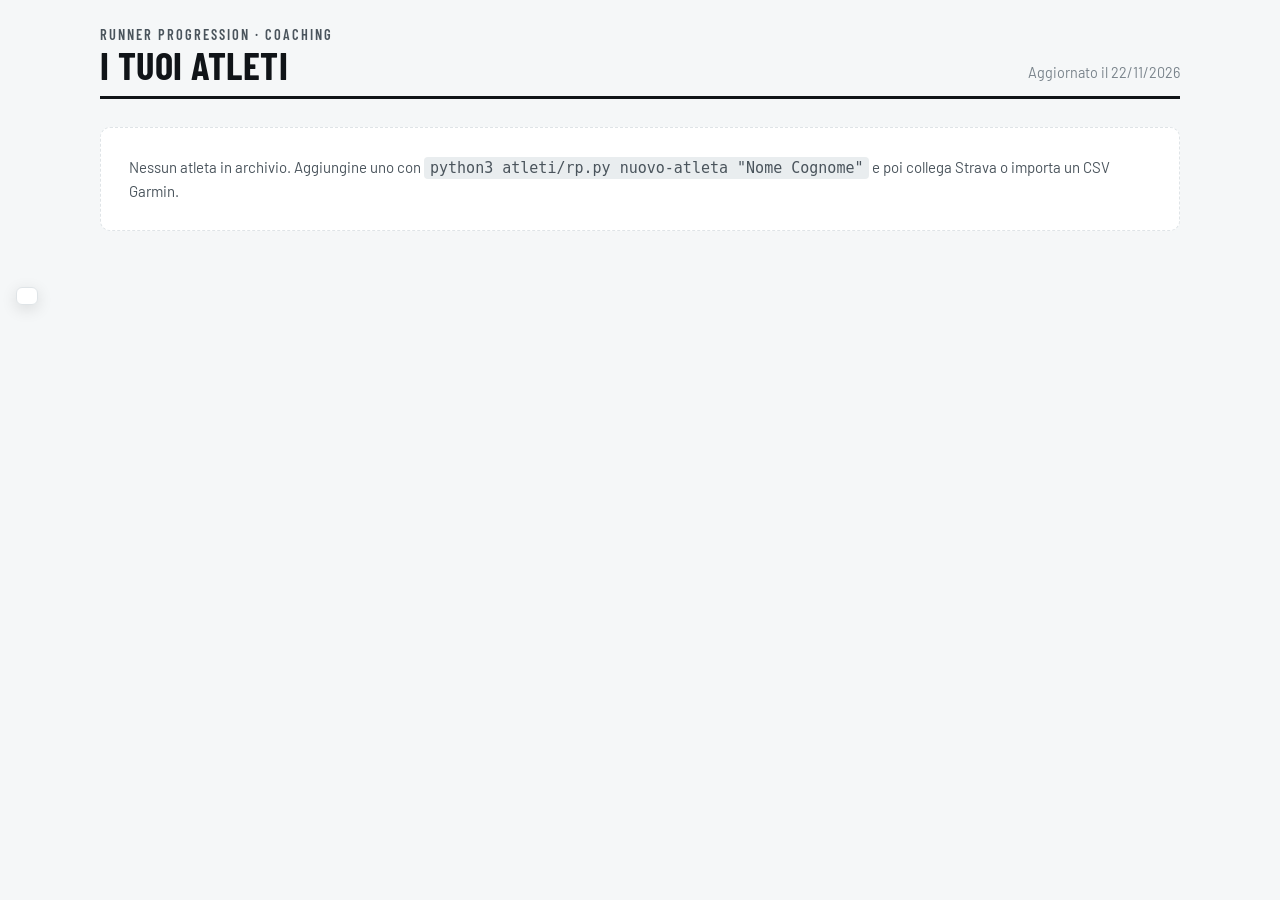
<file: atleti/dashboard.html>
<!doctype html>
<html lang="it">
<head>
<meta charset="utf-8">
<meta name="viewport" content="width=device-width, initial-scale=1, viewport-fit=cover">
<title>Atleti Runner Progression</title>
<meta name="claude:viewport-fit-sides" content="cover">
<link rel="preconnect" href="https://fonts.googleapis.com">
<link rel="stylesheet" href="https://fonts.googleapis.com/css2?family=Barlow+Condensed:wght@500;600;700&family=Barlow:wght@400;500;600&display=swap">
<style>
/* Layout: testata stretta, griglia di schede atleta (panoramica) / scheda singola con
   riquadri numerici, tre grafici settimanali e tabelle (dettaglio, via #slug). */
:root {
  --bg: #f5f7f8;
  --surface: #ffffff;
  --ink: #101418;
  --ink-2: #4a545c;
  --ink-3: #79838b;
  --line: #dfe4e7;
  --grid: #e9edef;
  --accent: #2a78d6;      /* km */
  --accent-2: #eb6834;    /* dislivello */
  --band: rgba(27, 175, 122, .12);
  --good: #18794e; --good-bg: #e3f4ea;
  --warn: #a35c00; --warn-bg: #fdf0da;
  --bad: #c22f2f;  --bad-bg: #fbe5e5;
  --display: "Barlow Condensed", "Arial Narrow", "Roboto Condensed", system-ui, sans-serif;
  --body: "Barlow", system-ui, -apple-system, "Segoe UI", sans-serif;
}
@media (prefers-color-scheme: dark) {
  :root:not([data-theme="light"]) {
    --bg: #0f1316; --surface: #171c20; --ink: #eef1f3; --ink-2: #b4bdc4; --ink-3: #87919a;
    --line: #2a3238; --grid: #222a2f; --accent: #3987e5; --accent-2: #d95926;
    --band: rgba(25, 158, 112, .16);
    --good: #4cc38a; --good-bg: #12301f; --warn: #e0a23a; --warn-bg: #34260f;
    --bad: #f07070; --bad-bg: #3a1717; color-scheme: dark;
  }
}
:root[data-theme="dark"] {
  --bg: #0f1316; --surface: #171c20; --ink: #eef1f3; --ink-2: #b4bdc4; --ink-3: #87919a;
  --line: #2a3238; --grid: #222a2f; --accent: #3987e5; --accent-2: #d95926;
  --band: rgba(25, 158, 112, .16);
  --good: #4cc38a; --good-bg: #12301f; --warn: #e0a23a; --warn-bg: #34260f;
  --bad: #f07070; --bad-bg: #3a1717; color-scheme: dark;
}
* { box-sizing: border-box; }
body {
  margin: 0; background: var(--bg); color: var(--ink); font: 15px/1.5 var(--body);
  padding-left: max(16px, env(safe-area-inset-left, 0px));
  padding-right: max(16px, env(safe-area-inset-right, 0px));
}
.wrap { max-width: 1080px; margin: 0 auto; padding-block: 24px 56px; display: grid; gap: 28px; }
h1, h2, h3 { font-family: var(--display); margin: 0; text-wrap: balance; letter-spacing: .01em; }
h1 { font-size: 2.4rem; line-height: 1; font-weight: 700; text-transform: uppercase; }
h2 { font-size: 1.35rem; font-weight: 600; text-transform: uppercase; letter-spacing: .04em; }
a { color: inherit; }
.num, td.n, .tile b { font-variant-numeric: tabular-nums; }
.top { display: flex; flex-wrap: wrap; align-items: end; justify-content: space-between; gap: 8px 24px;
  border-bottom: 3px solid var(--ink); padding-bottom: 12px; }
.brand { font-family: var(--display); font-weight: 600; font-size: .9rem; letter-spacing: .14em;
  text-transform: uppercase; color: var(--ink-2); }
.meta { color: var(--ink-3); font-size: .9rem; }
.esempio { background: var(--warn-bg); color: var(--warn); border-radius: 6px; padding: 10px 14px; font-weight: 500; }
.riassunto { display: grid; grid-template-columns: repeat(auto-fit, minmax(150px, 1fr)); gap: 12px; }
.tile { background: var(--surface); border: 1px solid var(--line); border-radius: 8px; padding: 14px 16px;
  display: grid; gap: 2px; align-content: start; min-width: 0; }
.tile span { font-size: .78rem; text-transform: uppercase; letter-spacing: .08em; color: var(--ink-3); font-weight: 600; }
.tile b { font-family: var(--display); font-size: 2rem; line-height: 1.1; font-weight: 600; }
.tile small { color: var(--ink-2); font-size: .85rem; }
.schede { display: grid; grid-template-columns: repeat(auto-fill, minmax(280px, 1fr)); gap: 14px; }
.scheda { background: var(--surface); border: 1px solid var(--line); border-radius: 10px; padding: 16px;
  text-decoration: none; display: grid; gap: 10px; min-width: 0; transition: border-color .15s, transform .15s; }
.scheda:hover, .scheda:focus-visible { border-color: var(--ink-3); transform: translateY(-1px); }
.scheda:focus-visible, button:focus-visible, a:focus-visible { outline: 2px solid var(--accent); outline-offset: 2px; }
.scheda header { display: flex; justify-content: space-between; align-items: start; gap: 8px; }
.scheda h3 { font-size: 1.45rem; font-weight: 600; line-height: 1.1; }
.scheda .riga { display: flex; gap: 18px; flex-wrap: wrap; }
.scheda .riga div { display: grid; }
.scheda .riga span { font-size: .72rem; text-transform: uppercase; letter-spacing: .08em; color: var(--ink-3); font-weight: 600; }
.scheda .riga b { font-family: var(--display); font-size: 1.5rem; font-weight: 600; font-variant-numeric: tabular-nums; }
.delta { font-size: .85rem; color: var(--ink-2); }
.pill { display: inline-flex; align-items: center; gap: 5px; border-radius: 999px; padding: 2px 10px;
  font-size: .8rem; font-weight: 600; max-width: 100%; width: fit-content; line-height: 1.3; }
.pill.ok { color: var(--good); background: var(--good-bg); }
.pill.warn { color: var(--warn); background: var(--warn-bg); }
.pill.bad { color: var(--bad); background: var(--bad-bg); }
.pill.nd { color: var(--ink-3); background: var(--grid); }
.foot { color: var(--ink-3); font-size: .8rem; }
.vuoto { background: var(--surface); border: 1px dashed var(--line); border-radius: 10px; padding: 28px; color: var(--ink-2); }
.vuoto code { background: var(--grid); padding: 2px 6px; border-radius: 4px; }
.indietro { display: inline-flex; gap: 6px; align-items: center; text-decoration: none; color: var(--ink-2);
  font-weight: 600; font-size: .9rem; width: fit-content; }
.indietro:hover { color: var(--ink); }
.grafici { display: grid; grid-template-columns: repeat(auto-fit, minmax(min(100%, 460px), 1fr)); gap: 16px; }
.grafico { background: var(--surface); border: 1px solid var(--line); border-radius: 10px; padding: 16px; min-width: 0; position: relative; }
.grafico h3 { font-size: 1.1rem; font-weight: 600; text-transform: uppercase; letter-spacing: .04em; }
.grafico p { margin: 2px 0 8px; color: var(--ink-3); font-size: .85rem; }
.grafico svg { display: block; width: 100%; height: auto; overflow: visible; }
.grafico.largo { grid-column: 1 / -1; }
.sez { display: grid; gap: 10px; min-width: 0; }
.tab { overflow-x: auto; background: var(--surface); border: 1px solid var(--line); border-radius: 10px; }
table { border-collapse: collapse; width: 100%; font-size: .9rem; }
th, td { text-align: left; padding: 8px 12px; border-bottom: 1px solid var(--grid); white-space: nowrap; }
th { font-size: .72rem; text-transform: uppercase; letter-spacing: .08em; color: var(--ink-3); font-weight: 600; }
td.n, th.n { text-align: right; }
td.t { white-space: normal; min-width: 160px; }
tr:last-child td { border-bottom: 0; }
.due { display: grid; grid-template-columns: repeat(auto-fit, minmax(min(100%, 420px), 1fr)); gap: 16px; }
#tip { position: fixed; pointer-events: none; background: var(--surface); color: var(--ink); border: 1px solid var(--line);
  border-radius: 6px; padding: 8px 10px; font-size: .82rem; box-shadow: 0 4px 16px rgba(0,0,0,.12); z-index: 20;
  display: grid; gap: 2px; max-width: 240px; }
#tip b { font-size: 1rem; font-variant-numeric: tabular-nums; }
#tip span { color: var(--ink-2); }
.axis { fill: var(--ink-3); font: 11px var(--body); font-variant-numeric: tabular-nums; }
@media (prefers-reduced-motion: reduce) { .scheda { transition: none; } .scheda:hover { transform: none; } }
@media (max-width: 480px) { h1 { font-size: 1.9rem; } .tile b { font-size: 1.6rem; } }
</style>
</head>
<body>
<main class="wrap" id="app"></main>
<div id="tip" hidden></div>
<script type="application/json" id="dati">{"aggiornato": "2026-11-22", "esempio": false, "atleti": []}</script>
<script>
"use strict";
const D = JSON.parse(document.getElementById("dati").textContent);
const app = document.getElementById("app");
const tip = document.getElementById("tip");
const NS = "http://www.w3.org/2000/svg";

// ---------- utilità ----------
function el(tag, attrs, ...figli) {
  const e = document.createElement(tag);
  for (const [k, v] of Object.entries(attrs || {})) {
    if (v == null) continue;
    if (k === "class") e.className = v; else if (k === "text") e.textContent = v; else e.setAttribute(k, v);
  }
  for (const f of figli.flat()) if (f != null) e.append(f);
  return e;
}
function svg(tag, attrs) {
  const e = document.createElementNS(NS, tag);
  for (const [k, v] of Object.entries(attrs || {})) e.setAttribute(k, v);
  return e;
}
const fmt1 = v => (v == null ? "—" : v.toLocaleString("it-IT", { minimumFractionDigits: 1, maximumFractionDigits: 1 }));
const fmt0 = v => (v == null ? "—" : Math.round(v).toLocaleString("it-IT"));
const ore = m => (m == null ? "—" : `${Math.floor(m / 60)}h${String(Math.round(m % 60)).padStart(2, "0")}`);
const giorno = iso => { if (!iso) return "—"; const [a, m, g] = iso.split("-"); return `${g}/${m}/${a}`; };
const giornoBreve = iso => { const [, m, g] = iso.split("-"); return `${g}/${m}`; };
const MESI = ["gen","feb","mar","apr","mag","giu","lug","ago","set","ott","nov","dic"];
const mese = k => { const [a, m] = k.split("-"); return `${MESI[+m - 1]} ${a}`; };
function giorniFa(iso) {
  if (!iso) return null;
  return Math.round((new Date(D.aggiornato) - new Date(iso)) / 86400000);
}
function stato(acwr) {
  if (acwr == null) return { cls: "nd", testo: "Carico n.d.", icona: "–" };
  const v = acwr.toLocaleString("it-IT", { minimumFractionDigits: 2 });
  if (acwr > 1.5) return { cls: "bad", testo: `Picco di carico · ${v}`, icona: "▲" };
  if (acwr > 1.3) return { cls: "warn", testo: `Carico in salita · ${v}`, icona: "↗" };
  if (acwr < 0.8) return { cls: "warn", testo: `Scarico / stop · ${v}`, icona: "▼" };
  return { cls: "ok", testo: `Carico regolare · ${v}`, icona: "●" };
}
function pill(acwr) { const s = stato(acwr); return el("span", { class: `pill ${s.cls}` }, el("span", { "aria-hidden": "true", text: s.icona }), s.testo); }

function mostraTip(ev, righe) {
  tip.replaceChildren(...righe.map(([testo, forte]) => el(forte ? "b" : "span", { text: testo })));
  tip.hidden = false;
  const r = tip.getBoundingClientRect();
  let x = ev.clientX + 14, y = ev.clientY + 14;
  if (x + r.width > innerWidth - 8) x = ev.clientX - r.width - 14;
  if (y + r.height > innerHeight - 8) y = ev.clientY - r.height - 14;
  tip.style.left = `${Math.max(8, x)}px`; tip.style.top = `${Math.max(8, y)}px`;
}
function nascondiTip() { tip.hidden = true; }

// Passo "tondo" (1, 2, 2,5, 5 × 10^n) tale che 4 tacche coprano il massimo
function passoTondo(v) {
  if (!v || v <= 0) return 1;
  const grezzo = v / 4, p = Math.pow(10, Math.floor(Math.log10(grezzo)));
  for (const m of [1, 2, 2.5, 5, 10]) if (m * p >= grezzo) return m * p;
  return 10 * p;
}

// ---------- grafici ----------
// Barre settimanali, una serie. dati: [{x, v, tip:[[testo,forte],...]}]
function grafBarre(dati, colore, unita) {
  const W = 640, H = 220, L = 44, R = 8, T = 10, B = 28;
  const passo = passoTondo(Math.max(...dati.map(d => d.v)));
  const max = passo * Math.max(1, Math.ceil(Math.max(...dati.map(d => d.v)) / passo));
  const tacche = Math.round(max / passo);
  const s = svg("svg", { viewBox: `0 0 ${W} ${H}`, role: "img" });
  const pw = W - L - R, ph = H - T - B, slot = pw / dati.length, bw = Math.max(6, slot - 8);
  for (let i = 0; i <= tacche; i++) {
    const val = passo * i, y = T + ph - ph * i / tacche;
    s.append(svg("line", { x1: L, x2: W - R, y1: y, y2: y, stroke: "var(--grid)", "stroke-width": 1 }));
    const t = svg("text", { x: L - 8, y: y + 4, "text-anchor": "end", class: "axis" });
    t.textContent = `${fmt0(val)}${i === tacche ? " " + unita : ""}`; s.append(t);
  }
  dati.forEach((d, i) => {
    const h = ph * d.v / max, x = L + slot * i + (slot - bw) / 2, y = T + ph - h, r = Math.min(4, h / 2, bw / 2);
    if (h > 0) s.append(svg("path", {
      d: `M${x},${T + ph} V${y + r} Q${x},${y} ${x + r},${y} H${x + bw - r} Q${x + bw},${y} ${x + bw},${y + r} V${T + ph} Z`,
      fill: colore, "fill-opacity": i === dati.length - 1 ? 1 : .78 }));
    if (i % 2 === (dati.length - 1) % 2) {
      const t = svg("text", { x: x + bw / 2, y: H - 8, "text-anchor": "middle", class: "axis" });
      t.textContent = d.x; s.append(t);
    }
    const hit = svg("rect", { x: L + slot * i, y: T, width: slot, height: ph, fill: "transparent", tabindex: 0 });
    hit.addEventListener("pointermove", ev => mostraTip(ev, d.tip));
    hit.addEventListener("pointerleave", nascondiTip);
    hit.addEventListener("focus", () => { const b = hit.getBoundingClientRect(); mostraTip({ clientX: b.right, clientY: b.top }, d.tip); });
    hit.addEventListener("blur", nascondiTip);
    s.append(hit);
  });
  s.append(svg("line", { x1: L, x2: W - R, y1: T + ph, y2: T + ph, stroke: "var(--ink-3)", "stroke-width": 1 }));
  return s;
}

// Linea ACWR con fascia 0,8–1,3 e soglia 1,5
function grafAcwr(sett) {
  const W = 1000, H = 220, L = 44, R = 16, T = 12, B = 28;
  const vals = sett.map(w => w.acwr);
  const max = Math.max(2, Math.ceil((Math.max(...vals.filter(v => v != null), 0) + .1) * 2) / 2);
  const s = svg("svg", { viewBox: `0 0 ${W} ${H}`, role: "img" });
  const pw = W - L - R, ph = H - T - B;
  const X = i => L + (sett.length === 1 ? pw / 2 : pw * i / (sett.length - 1));
  const Y = v => T + ph - ph * v / max;
  s.append(svg("rect", { x: L, width: pw, y: Y(1.3), height: Y(0.8) - Y(1.3), fill: "var(--band)" }));
  for (let v = 0; v <= max + 1e-9; v += .5) {
    s.append(svg("line", { x1: L, x2: W - R, y1: Y(v), y2: Y(v), stroke: "var(--grid)", "stroke-width": 1 }));
    const t = svg("text", { x: L - 8, y: Y(v) + 4, "text-anchor": "end", class: "axis" });
    t.textContent = v.toLocaleString("it-IT", { minimumFractionDigits: 1 }); s.append(t);
  }
  s.append(svg("line", { x1: L, x2: W - R, y1: Y(1.5), y2: Y(1.5), stroke: "var(--bad)", "stroke-width": 1.5, "stroke-dasharray": "5 4" }));
  const lb = svg("text", { x: W - R, y: Y(1.5) - 6, "text-anchor": "end", class: "axis" }); lb.textContent = "1,5 soglia di attenzione"; s.append(lb);
  const lz = svg("text", { x: L + 8, y: Y(1.3) + 14, "text-anchor": "start", class: "axis" }); lz.textContent = "zona 0,8–1,3"; s.append(lz);
  let d = "", su = false;
  vals.forEach((v, i) => { if (v == null) { su = false; return; } d += `${su ? "L" : "M"}${X(i)},${Y(v)} `; su = true; });
  if (d) s.append(svg("path", { d, fill: "none", stroke: "var(--ink)", "stroke-width": 2, "stroke-linejoin": "round" }));
  vals.forEach((v, i) => {
    if (v == null) return;
    const ultimo = i === vals.length - 1;
    const c = v > 1.5 ? "var(--bad)" : (v < 0.8 || v > 1.3) ? "var(--warn)" : "var(--good)";
    s.append(svg("circle", { cx: X(i), cy: Y(v), r: ultimo ? 6 : 4.5, fill: c, stroke: "var(--surface)", "stroke-width": 2 }));
  });
  sett.forEach((w, i) => {
    if (i % 2 === (sett.length - 1) % 2) {
      const t = svg("text", { x: X(i), y: H - 8, "text-anchor": "middle", class: "axis" });
      t.textContent = giornoBreve(w.inizio); s.append(t);
    }
    const passo = sett.length > 1 ? pw / (sett.length - 1) : pw;
    const hit = svg("rect", { x: X(i) - passo / 2, y: T, width: passo, height: ph, fill: "transparent", tabindex: 0 });
    const righe = [[w.acwr == null ? "n.d." : w.acwr.toLocaleString("it-IT", { minimumFractionDigits: 2 }), true],
      [`ACWR · settimana del ${giornoBreve(w.inizio)}`], [`${ore(w.min_tot)} di allenamento (tutti gli sport)`]];
    hit.addEventListener("pointermove", ev => mostraTip(ev, righe));
    hit.addEventListener("pointerleave", nascondiTip);
    hit.addEventListener("focus", () => { const b = hit.getBoundingClientRect(); mostraTip({ clientX: b.right, clientY: b.top }, righe); });
    hit.addEventListener("blur", nascondiTip);
    s.append(hit);
  });
  return s;
}

function sparkline(sett) {
  const W = 240, H = 44, vals = sett.map(w => w.km), max = Math.max(...vals, 1);
  const s = svg("svg", { viewBox: `0 0 ${W} ${H}`, width: "100%", height: H, preserveAspectRatio: "none", "aria-hidden": "true" });
  const slot = W / vals.length, bw = slot - 3;
  vals.forEach((v, i) => {
    const h = Math.max(v > 0 ? 2 : 0, (H - 2) * v / max);
    s.append(svg("rect", { x: i * slot, y: H - h, width: bw, height: h, rx: Math.min(2, bw / 2),
      fill: "var(--accent)", "fill-opacity": i === vals.length - 1 ? 1 : .45 }));
  });
  return s;
}

function tabella(colonne, righe) {
  return el("div", { class: "tab" }, el("table", {},
    el("thead", {}, el("tr", {}, colonne.map(([t, n]) => el("th", { class: n ? "n" : null, text: t })))),
    el("tbody", {}, righe.map(r => el("tr", {}, r.map((v, i) =>
      el("td", { class: colonne[i][1] ? "n" : (colonne[i][2] || null), text: v == null || v === "" ? "—" : String(v) })))))));
}

// ---------- viste ----------
function testata(titolo, sotto) {
  return el("header", { class: "top" },
    el("div", {}, el("div", { class: "brand", text: "Runner Progression · Coaching" }), el("h1", { text: titolo })),
    el("div", { class: "meta", text: sotto }));
}
function bannerEsempio() {
  return D.esempio ? el("div", { class: "esempio", text: "Dati di esempio: atleti e allenamenti inventati per mostrare come sarà la pagina. Quella vera la genera rp.py con i tuoi atleti." }) : null;
}

function panoramica() {
  const A = D.atleti;
  const ultima = a => a.settimane[a.settimane.length - 1], prec = a => a.settimane[a.settimane.length - 2];
  const kmSquadra = A.reduce((t, a) => t + ultima(a).km, 0);
  const dplusSquadra = A.reduce((t, a) => t + ultima(a).dplus, 0);
  const daGuardare = A.filter(a => a.acwr != null && (a.acwr > 1.3 || a.acwr < 0.8)).length;
  const fermi = A.filter(a => (giorniFa(a.ultima) ?? 99) > 7).length;

  const viste = [testata("I tuoi atleti", `Aggiornato il ${giorno(D.aggiornato)}`), bannerEsempio()];
  if (!A.length) {
    viste.push(el("div", { class: "vuoto" }, "Nessun atleta in archivio. Aggiungine uno con ",
      el("code", { text: 'python3 atleti/rp.py nuovo-atleta "Nome Cognome"' }), " e poi collega Strava o importa un CSV Garmin."));
    return viste;
  }
  viste.push(el("section", { class: "riassunto", "aria-label": "Riepilogo squadra" },
    el("div", { class: "tile" }, el("span", { text: "Atleti" }), el("b", { text: A.length }), el("small", { text: `${A.filter(a => a.fonte !== "Garmin / manuale").length} con sync automatico` })),
    el("div", { class: "tile" }, el("span", { text: "Km squadra, questa settimana" }), el("b", { text: fmt1(kmSquadra) }), el("small", { text: `${fmt0(dplusSquadra)} m D+` })),
    el("div", { class: "tile" }, el("span", { text: "Carico da controllare" }), el("b", { text: daGuardare }), el("small", { text: "ACWR sopra 1,3 o sotto 0,8" })),
    el("div", { class: "tile" }, el("span", { text: "Fermi da oltre 7 giorni" }), el("b", { text: fermi }), el("small", { text: "nessuna attività registrata" }))));

  const ordinati = [...A].sort((a, b) => {
    const p = x => x.acwr == null ? 1 : x.acwr > 1.5 ? 4 : (x.acwr > 1.3 || x.acwr < 0.8) ? 3 : 2;
    return p(b) - p(a) || a.nome.localeCompare(b.nome);
  });
  viste.push(el("section", { class: "sez" }, el("h2", { text: "Atleti" }), el("p", { class: "foot", style: "margin:0", text: "In alto chi ha il carico da controllare. Tocca un atleta per il dettaglio." }),
    el("div", { class: "schede" }, ordinati.map(a => {
      const u = ultima(a), p = prec(a), diff = u.km - p.km, gg = giorniFa(a.ultima);
      return el("a", { class: "scheda", href: `#${a.slug}` },
        el("header", {}, el("h3", { text: a.nome }), pill(a.acwr)),
        el("div", { class: "riga" },
          el("div", {}, el("span", { text: "Km sett." }), el("b", { text: fmt1(u.km) })),
          el("div", {}, el("span", { text: "D+ sett." }), el("b", { text: fmt0(u.dplus) })),
          el("div", {}, el("span", { text: "Uscite" }), el("b", { text: u.uscite }))),
        el("div", { class: "delta", text: `${diff >= 0 ? "+" : "−"}${fmt1(Math.abs(diff))} km rispetto alla settimana scorsa (${fmt1(p.km)})` }),
        sparkline(a.settimane),
        el("div", { class: "foot", text: `Km delle ultime 12 settimane · ultima attività ${gg === 0 ? "oggi" : gg === 1 ? "ieri" : gg == null ? "—" : gg + " giorni fa"} · ${a.fonte}` }));
    }))));
  viste.push(el("p", { class: "foot", text: "Km e D+ contano solo la corsa (strada, trail, tapis roulant). L'ACWR confronta i minuti di allenamento degli ultimi 7 giorni con la media settimanale delle ultime 4, tutti gli sport inclusi: è un campanello d'allarme, non una diagnosi." }));
  return viste;
}

function dettaglio(a) {
  const S = a.settimane, u = S[S.length - 1];
  const media4 = S.slice(-4).reduce((t, w) => t + w.km, 0) / 4;
  const tipSett = (w, prima) => [[prima, true], [`Settimana dal ${giornoBreve(w.inizio)}`],
    [`${w.uscite} uscite · ${ore(w.min)} di corsa`], [`Lungo ${fmt1(w.lungo)} km${w.fc ? ` · FC media ${w.fc}` : ""}`]];

  const viste = [
    el("a", { class: "indietro", href: "#" }, el("span", { "aria-hidden": "true", text: "←" }), "Tutti gli atleti"),
    testata(a.nome, `${a.fonte} · ${a.totale_attivita} attività · ultima ${giorno(a.ultima)}`),
    bannerEsempio(),
    el("section", { class: "riassunto", "aria-label": "Numeri della settimana" },
      el("div", { class: "tile" }, el("span", { text: "Km questa settimana" }), el("b", { text: fmt1(u.km) }), el("small", { text: `media 4 settimane ${fmt1(media4)}` })),
      el("div", { class: "tile" }, el("span", { text: "Dislivello positivo" }), el("b", { text: `${fmt0(u.dplus)} m` }), el("small", { text: `${u.uscite} uscite di corsa` })),
      el("div", { class: "tile" }, el("span", { text: "Allenamento 7 giorni" }), el("b", { text: ore(a.acuto_min) }), el("small", { text: `media settimanale ${ore(a.cronico_min)}` })),
      el("div", { class: "tile" }, el("span", { text: "Carico acuto/cronico" }), el("b", { text: a.acwr == null ? "—" : a.acwr.toLocaleString("it-IT", { minimumFractionDigits: 2 }) }), pill(a.acwr))),
    el("section", { class: "grafici" },
      el("div", { class: "grafico" }, el("h3", { text: "Km a settimana" }), el("p", { text: "Solo corsa, ultime 12 settimane. La barra piena è la settimana in corso." }),
        grafBarre(S.map(w => ({ x: giornoBreve(w.inizio), v: w.km, tip: tipSett(w, `${fmt1(w.km)} km`) })), "var(--accent)", "km")),
      el("div", { class: "grafico" }, el("h3", { text: "Dislivello positivo a settimana" }), el("p", { text: "Metri D+ nelle uscite di corsa." }),
        grafBarre(S.map(w => ({ x: giornoBreve(w.inizio), v: w.dplus, tip: tipSett(w, `${fmt0(w.dplus)} m D+`) })), "var(--accent-2)", "m")),
      el("div", { class: "grafico largo" }, el("h3", { text: "Carico acuto/cronico (ACWR)" }),
        el("p", { text: "Valore a fine settimana. Nella fascia verde la progressione è graduale; sopra la linea rossa il carico è salito di colpo." }),
        grafAcwr(S))),
  ];

  const tabSett = tabella([["Settimana"], ["Uscite", 1], ["Km", 1], ["D+ m", 1], ["Tempo", 1], ["Lungo km", 1], ["FC media", 1], ["ACWR", 1]],
    [...S].reverse().map(w => [`dal ${giorno(w.inizio)}`, w.uscite, fmt1(w.km), fmt0(w.dplus), ore(w.min), fmt1(w.lungo), w.fc,
      w.acwr == null ? null : w.acwr.toLocaleString("it-IT", { minimumFractionDigits: 2 })]));
  viste.push(el("section", { class: "sez" }, el("h2", { text: "Settimana per settimana" }), tabSett));

  const blocchi = [];
  if (a.mesi.length) blocchi.push(el("section", { class: "sez" }, el("h2", { text: "Mese per mese" }),
    tabella([["Mese"], ["Uscite", 1], ["Km", 1], ["D+ m", 1], ["Tempo", 1]],
      a.mesi.map(m => [mese(m.mese), m.uscite, fmt1(m.km), fmt0(m.dplus), ore(m.min)]))));
  if (a.record.length) blocchi.push(el("section", { class: "sez" }, el("h2", { text: "Migliori prestazioni in archivio" }),
    tabella([["Cosa", 0, "t"], ["Valore", 1], ["Km", 1], ["Data"]],
      a.record.map(r => [r.nome, r.nome.startsWith("Passo") ? `${r.passo} /km` : r.nome === "Più dislivello" ? `${fmt0(r.dplus)} m` : `${fmt1(r.km)} km`,
        fmt1(r.km), giorno(r.data)]))));
  if (blocchi.length) viste.push(el("div", { class: "due" }, blocchi));

  viste.push(el("section", { class: "sez" }, el("h2", { text: "Test atletici" }),
    a.test.length ? tabella([["Data"], ["Test", 0, "t"], ["Risultato", 1], ["Unità"], ["Note", 0, "t"]],
      a.test.map(t => [giorno(t.data), t.test, t.risultato, t.unita, t.note]))
      : el("div", { class: "vuoto", text: `Nessun test registrato. Aggiungili in atleti/${a.slug}/test.csv (data,test,risultato,unita,note).` })));

  viste.push(el("section", { class: "sez" }, el("h2", { text: "Ultime attività" }),
    tabella([["Data"], ["Sport"], ["Titolo", 0, "t"], ["Km", 1], ["Tempo", 1], ["D+ m", 1], ["Passo", 1], ["FC", 1]],
      a.ultime.map(x => [giorno(x.data), x.sport, x.titolo, fmt1(x.km), ore(x.min), fmt0(x.dplus), x.passo, x.fc]))));
  viste.push(el("p", { class: "foot", text: `Le note del coach sono in atleti/${a.slug}/diario.md e il profilo in atleti/${a.slug}/profilo.md.` }));
  return viste;
}

function mostra() {
  nascondiTip();
  const slug = decodeURIComponent(location.hash.slice(1));
  const a = D.atleti.find(x => x.slug === slug);
  app.replaceChildren(...(a ? dettaglio(a) : panoramica()).filter(Boolean));
  document.title = a ? `${a.nome} · Runner Progression` : "Atleti Runner Progression";
  window.scrollTo(0, 0);
}
addEventListener("hashchange", mostra);
mostra();
</script>
</body>
</html>
</file>
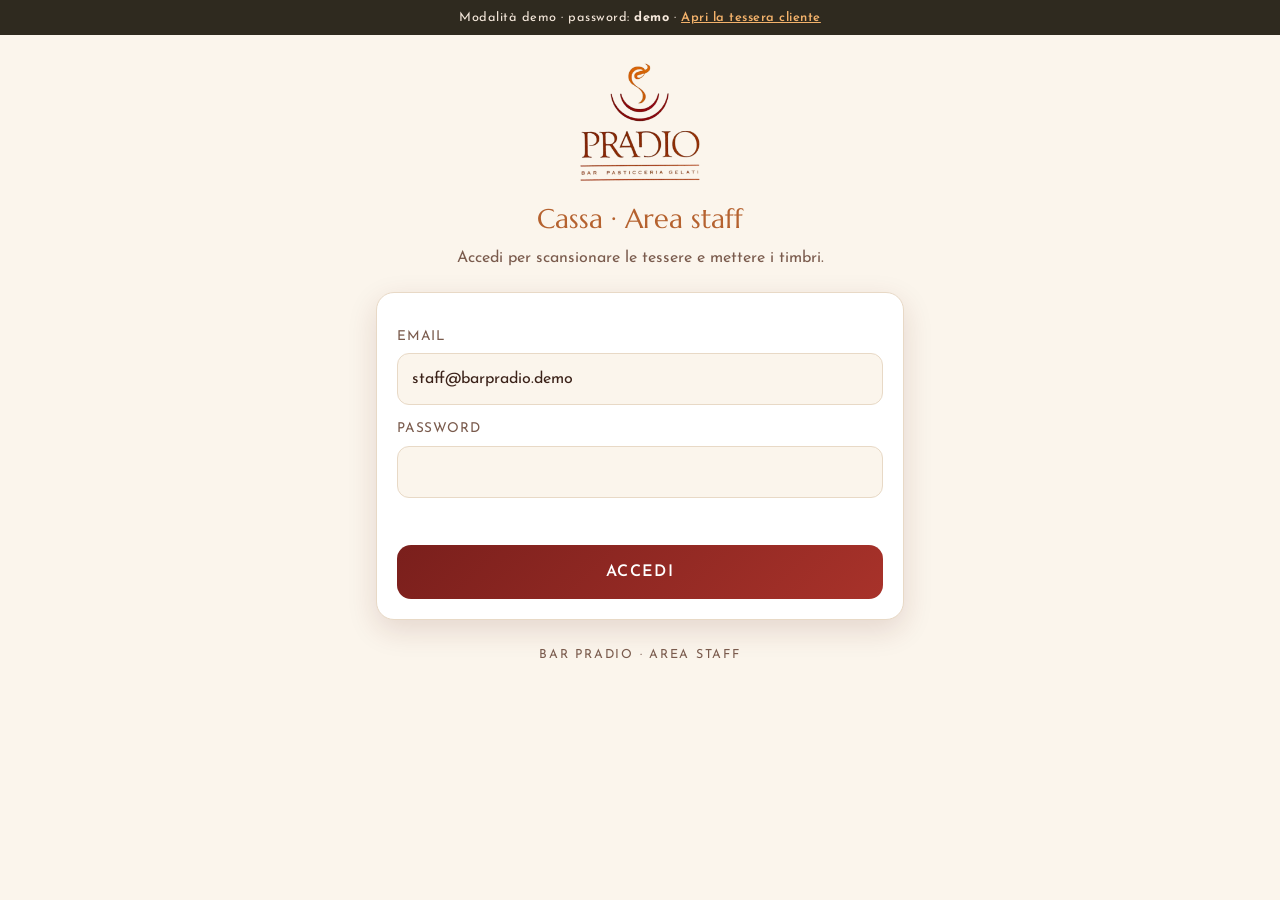
<file: bar-pradio-tessera/cassa.html>
<!doctype html>
<html lang="it">
<head>
<meta charset="utf-8">
<meta name="viewport" content="width=device-width, initial-scale=1, viewport-fit=cover">
<title>Cassa Bar Pradio</title>
<meta name="description" content="Area staff del Bar Pradio: scansiona le tessere e aggiungi i timbri.">
<meta name="robots" content="noindex, nofollow">
<meta name="theme-color" content="#7a1f1c">
<link rel="manifest" href="manifest-cassa.webmanifest">
<link rel="icon" type="image/png" href="icons/icon-192.png">
<link rel="apple-touch-icon" href="icons/apple-touch-icon.png">
<meta name="apple-mobile-web-app-capable" content="yes">
<meta name="apple-mobile-web-app-title" content="Cassa Pradio">
<link rel="preconnect" href="https://fonts.googleapis.com">
<link rel="preconnect" href="https://fonts.gstatic.com" crossorigin>
<link href="https://fonts.googleapis.com/css2?family=Marcellus&family=Josefin+Sans:wght@300;400;600&display=swap" rel="stylesheet">
<link rel="stylesheet" href="style.css">
<style>
  .wrap { max-width: 560px; }
  header.top.small { display: flex; align-items: center; justify-content: space-between; padding: 0 0 14px; }
  header.top.small img { width: 64px; margin: 0; }
  header.top.small .ttl { font-family: "Marcellus", serif; font-size: 1.35rem; color: var(--gold); }
  header.top.small .who { font-size: .78rem; color: var(--ink-soft); text-align: right; }

  .tabs { display: grid; grid-template-columns: 1fr 1fr; gap: 6px; background: var(--surface); border: 1px solid var(--line); border-radius: 14px; padding: 5px; }
  .tabs button { font: inherit; font-weight: 600; letter-spacing: .06em; text-transform: uppercase; font-size: .85rem; border: 0; border-radius: 10px; padding: 11px; background: transparent; color: var(--ink-soft); cursor: pointer; }
  .tabs button[aria-selected="true"] { background: linear-gradient(135deg, var(--brand), var(--brand-2)); color: #fff; }

  .scanner { position: relative; border-radius: 18px; overflow: hidden; background: #140c0a; aspect-ratio: 1; display: grid; place-items: center; }
  .scanner video { width: 100%; height: 100%; object-fit: cover; display: block; }
  .scanner .frame { position: absolute; inset: 18%; border: 3px solid rgba(255,255,255,.85); border-radius: 18px; box-shadow: 0 0 0 999px rgba(0,0,0,.35); pointer-events: none; }
  .scanner .placeholder { color: #f6e9dc; text-align: center; padding: 24px; }
  .scanner .placeholder .btn { width: auto; }
  .manual { display: flex; gap: 8px; margin-top: 14px; }
  .manual input { flex: 1; min-width: 0; text-transform: uppercase; letter-spacing: .08em; }
  .manual input::placeholder { text-transform: none; letter-spacing: 0; }
  .manual .btn { width: auto; margin: 0; }

  .cliente-head { display: flex; justify-content: space-between; align-items: flex-start; gap: 12px; }
  .cliente-head .nome { font-family: "Marcellus", serif; font-size: 1.5rem; line-height: 1.15; color: var(--ink); }
  .cliente-head .num { font-weight: 600; letter-spacing: .12em; color: var(--ink-soft); font-size: .9rem; margin-top: 4px; }
  .badge { display: inline-block; font-size: .75rem; font-weight: 600; letter-spacing: .05em; padding: 4px 10px; border-radius: 999px; background: var(--accent-soft); color: var(--brand-2); border: 1px solid var(--accent); margin-top: 8px; }
  .big-count { font-family: "Marcellus", serif; font-size: 2.6rem; line-height: 1; color: var(--brand-2); text-align: right; white-space: nowrap; }
  .big-count small { font-size: 1rem; color: var(--ink-soft); }
  .btn.huge { font-size: 1.25rem; padding: 22px; border-radius: 18px; }
  .row-btns { display: grid; grid-template-columns: 1fr 1fr; gap: 10px; margin-top: 12px; }
  .row-btns .btn { margin: 0; font-size: .78rem; padding: 12px 8px; }
  .mov { list-style: none; padding: 0; margin: 8px 0 0; font-size: .88rem; color: var(--ink-soft); }
  .mov li { display: flex; justify-content: space-between; padding: 6px 0; border-top: 1px solid var(--line); }
  .mov li:first-child { border-top: 0; }

  .tabs.mode { margin-top: 16px; }
  .tabs.mode button { font-size: .8rem; padding: 10px 6px; }
  .prod-grid { display: grid; grid-template-columns: repeat(2, 1fr); gap: 10px; margin-top: 12px; }
  .prod {
    font: inherit; text-align: left; cursor: pointer; border-radius: 14px; padding: 14px 12px;
    background: var(--bg); border: 1px solid var(--line); color: var(--ink); transition: transform .1s ease;
  }
  .prod:active { transform: scale(.97); }
  .prod b { display: block; font-weight: 600; font-size: .95rem; line-height: 1.2; }
  .prod span { display: block; margin-top: 4px; color: var(--brand-2); font-weight: 600; font-size: .9rem; }
  .prod[disabled] { opacity: .5; }
  .qty { display: flex; align-items: center; justify-content: center; gap: 14px; margin-top: 14px; color: var(--ink-soft); font-size: .85rem; letter-spacing: .06em; text-transform: uppercase; }
  .qty b { font-size: 1.3rem; color: var(--ink); min-width: 1.5em; text-align: center; }
  .qbtn { width: 40px; height: 40px; border-radius: 50%; border: 1px solid var(--line); background: var(--surface); color: var(--ink); font-size: 1.3rem; cursor: pointer; }
  .stats { display: grid; grid-template-columns: repeat(3, 1fr); gap: 10px; }
  .stat { background: var(--surface); border: 1px solid var(--line); border-radius: 14px; padding: 12px; }
  .stat b { display: block; font-family: "Marcellus", serif; font-weight: 400; font-size: 1.7rem; color: var(--brand-2); line-height: 1.1; }
  .stat span { font-size: .72rem; letter-spacing: .06em; text-transform: uppercase; color: var(--ink-soft); }
  @media (max-width: 380px) { .stats { grid-template-columns: repeat(2, 1fr); } }

  .lista { list-style: none; padding: 0; margin: 10px 0 0; }
  .lista li { display: flex; justify-content: space-between; align-items: center; gap: 10px; padding: 12px 4px; border-top: 1px solid var(--line); cursor: pointer; }
  .lista li:first-child { border-top: 0; }
  .lista li:hover { background: var(--bg); }
  .lista .n { font-weight: 600; }
  .lista .s { font-size: .8rem; color: var(--ink-soft); }
  .lista .t { font-weight: 600; color: var(--brand-2); white-space: nowrap; }
  .lista .t.full { color: var(--accent); }
  .tools { display: flex; gap: 8px; align-items: center; }
  .tools input { flex: 1; }
  .empty { text-align: center; color: var(--ink-soft); padding: 18px 0 6px; }
</style>
</head>
<body>
<div class="demo-bar" id="demo-bar" hidden>Modalità demo · password: <b>demo</b> · <a href="index.html">Apri la tessera cliente</a></div>
<div class="wrap">

  <!-- ================= LOGIN ================= -->
  <section id="view-login" hidden>
    <header class="top"><img src="logo.png" alt="Pradio – Bar, Pasticceria, Gelati" width="410" height="403"></header>
    <h1>Cassa · Area staff</h1>
    <p class="lead">Accedi per scansionare le tessere e mettere i timbri.</p>
    <form class="panel" id="login-form">
      <label for="l-email">Email</label>
      <input type="text" id="l-email" inputmode="email" autocomplete="username" autocapitalize="off">
      <label for="l-pwd">Password</label>
      <input type="password" id="l-pwd" autocomplete="current-password">
      <div class="err" id="login-err" role="alert"></div>
      <button class="btn" type="submit" id="btn-login">Accedi</button>
    </form>
  </section>

  <!-- ================= APP STAFF ================= -->
  <section id="view-app" hidden>
    <header class="top small">
      <img src="logo.png" alt="Pradio" width="410" height="403">
      <div class="ttl">Cassa</div>
      <div class="who"><span id="who"></span><br><button class="link-btn" id="btn-logout" type="button" style="padding:0">Esci</button></div>
    </header>

    <div class="tabs" role="tablist">
      <button role="tab" id="tab-scan" aria-selected="true">Scansiona</button>
      <button role="tab" id="tab-clienti" aria-selected="false">Clienti</button>
    </div>

    <!-- ---- Scansiona ---- -->
    <div id="pane-scan">
      <div class="panel" id="scan-panel">
        <div class="scanner" id="scanner">
          <video id="video" playsinline muted hidden></video>
          <div class="frame" id="frame" hidden></div>
          <div class="placeholder" id="cam-placeholder">
            <p style="margin:0 0 6px">Inquadra il QR code sulla tessera del cliente</p>
            <button class="btn accent" id="btn-cam" type="button">Apri fotocamera</button>
            <p class="err" id="cam-err" style="color:#f3b26b"></p>
          </div>
        </div>
        <form class="manual" id="manual-form">
          <input type="text" id="manual-num" placeholder="o scrivi il N° tessera" autocomplete="off" aria-label="Numero tessera">
          <button class="btn" type="submit">Cerca</button>
        </form>
        <div class="err" id="scan-err" role="alert"></div>
      </div>

      <div class="panel" id="cliente-panel" hidden>
        <div class="cliente-head">
          <div>
            <div class="nome" id="c-nome"></div>
            <div class="num" id="c-num"></div>
            <span class="badge" id="c-bday" hidden>🎂 Oggi compie gli anni!</span>
          </div>
          <div class="big-count"><span id="c-big"></span><small id="c-big-of"></small></div>
        </div>

        <div class="tabs mode" role="tablist" aria-label="Tipo di raccolta">
          <button role="tab" id="mode-caffe" aria-selected="true">☕ Caffetteria</button>
          <button role="tab" id="mode-punti" aria-selected="false">🍸 Punti</button>
        </div>

        <div id="sez-caffe">
          <div class="stamps" id="c-stamps" style="margin-top:16px"></div>
          <button class="btn huge" id="btn-timbro" type="button">+1 Timbro</button>
          <button class="btn ghost" id="btn-annulla" type="button" style="margin-top:10px">Togli un timbro</button>
        </div>

        <div id="sez-punti" hidden>
          <div class="bar" style="margin-top:16px"><div class="bar-fill" id="c-punti-bar"></div></div>
          <p class="muted" style="text-align:center;margin:8px 0 0" id="c-punti-txt"></p>
          <button class="btn huge accent" id="btn-premio-punti" type="button" hidden>🎁 Consegna bevuta omaggio</button>
          <div class="qty" aria-label="Quantità">
            <span>Quantità</span>
            <button type="button" class="qbtn" id="q-meno" aria-label="Diminuisci">−</button>
            <b id="q-val">1</b>
            <button type="button" class="qbtn" id="q-piu" aria-label="Aumenta">+</button>
          </div>
          <div class="prod-grid" id="prod-grid"></div>
          <button class="btn ghost" id="btn-annulla-punti" type="button" style="margin-top:10px">Annulla ultimi punti</button>
        </div>

        <button class="btn ghost" id="btn-nuova" type="button" style="margin-top:10px">📷 Nuova scansione</button>
        <p class="muted" style="margin:16px 0 0" id="c-info"></p>
        <ul class="mov" id="c-mov"></ul>
        <div class="row-btns">
          <button class="btn ghost" id="btn-recupero" type="button">Link di recupero</button>
          <button class="btn ghost" id="btn-elimina" type="button">Elimina cliente</button>
        </div>
      </div>
    </div>

    <!-- ---- Clienti ---- -->
    <div id="pane-clienti" hidden>
      <div class="stats" style="margin-top:18px" id="stats"></div>
      <div class="panel" id="bday-panel" hidden>
        <h2>Compleanni 🎂</h2>
        <ul class="lista" id="bday-list"></ul>
      </div>
      <div class="panel">
        <div class="tools">
          <input type="text" id="search" placeholder="Cerca nome o numero" aria-label="Cerca cliente">
          <button class="btn ghost small" id="btn-csv" type="button">CSV</button>
        </div>
        <ul class="lista" id="lista"></ul>
      </div>
    </div>
  </section>

  <footer class="copy">Bar Pradio · Area staff</footer>
</div>

<!-- Modale -->
<div class="modal" id="modal" role="dialog" aria-modal="true" aria-labelledby="modal-title">
  <div class="sheet" style="text-align:center">
    <h2 id="modal-title">Link di recupero</h2>
    <p class="muted" style="margin:0 0 14px">Il cliente ha cambiato telefono? Fagli inquadrare questo QR con la fotocamera del nuovo telefono: ritroverà la sua tessera con tutti i timbri.</p>
    <div class="qr" id="rec-qr"></div>
    <div class="actions"><button class="btn" type="button" id="modal-close">Chiudi</button></div>
  </div>
</div>

<div class="toast" id="toast" role="status" aria-live="polite"></div>

<script src="config.js"></script>
<script src="vendor/supabase.js"></script>
<script src="vendor/qrcode.js"></script>
<script src="vendor/jsQR.js"></script>
<script src="api.js"></script>
<script>
const CFG = window.PRADIO_CONFIG;
const API = PradioAPI.crea({ staff: true });
const $ = (id) => document.getElementById(id);
const esc = (s) => String(s ?? "").replace(/[&<>"']/g, c => ({ "&":"&amp;","<":"&lt;",">":"&gt;",'"':"&quot;","'":"&#39;" }[c]));
const msg = (e) => PradioAPI.messaggio(e);

function toast(t) {
  const el = $("toast"); el.textContent = t; el.classList.add("show");
  clearTimeout(toast._t); toast._t = setTimeout(() => el.classList.remove("show"), 2600);
}
function quando(iso) {
  if (!iso) return "—";
  const d = new Date(iso), oggi = new Date();
  const ora = d.toLocaleTimeString("it-IT", { hour: "2-digit", minute: "2-digit" });
  if (d.toDateString() === oggi.toDateString()) return "oggi " + ora;
  const ieri = new Date(oggi); ieri.setDate(oggi.getDate() - 1);
  if (d.toDateString() === ieri.toDateString()) return "ieri " + ora;
  return d.toLocaleDateString("it-IT", { day: "2-digit", month: "2-digit", year: "2-digit" });
}
function compleannoOggi(n) {
  if (!n) return false; const [, m, g] = n.split("-").map(Number), o = new Date();
  return o.getMonth() + 1 === m && o.getDate() === g;
}
function beep() {
  try {
    const ctx = beep.ctx || (beep.ctx = new (window.AudioContext || window.webkitAudioContext)());
    const o = ctx.createOscillator(), g = ctx.createGain();
    o.frequency.value = 880; g.gain.value = .08; o.connect(g); g.connect(ctx.destination);
    o.start(); o.stop(ctx.currentTime + .09);
  } catch (e) {}
  if (navigator.vibrate) try { navigator.vibrate(50); } catch (e) {}
}

/* ================= LOGIN ================= */
function mostra(v) { $("view-login").hidden = v !== "login"; $("view-app").hidden = v !== "app"; }

$("login-form").addEventListener("submit", async (e) => {
  e.preventDefault(); $("login-err").textContent = ""; $("btn-login").disabled = true;
  try {
    const s = await API.login($("l-email").value.trim(), $("l-pwd").value);
    entra(s);
  } catch (err) { $("login-err").textContent = msg(err); }
  finally { $("btn-login").disabled = false; }
});
$("btn-logout").addEventListener("click", async () => {
  fermaCamera(); await API.logout(); $("l-pwd").value = ""; mostra("login");
});
function entra(s) {
  $("who").textContent = s.email; mostra("app"); vaiTab("scan");
}

/* ================= TAB ================= */
function vaiTab(t) {
  $("tab-scan").setAttribute("aria-selected", t === "scan");
  $("tab-clienti").setAttribute("aria-selected", t === "clienti");
  $("pane-scan").hidden = t !== "scan";
  $("pane-clienti").hidden = t !== "clienti";
  if (t === "clienti") { fermaCamera(); caricaPannello(); }
}
$("tab-scan").addEventListener("click", () => vaiTab("scan"));
$("tab-clienti").addEventListener("click", () => vaiTab("clienti"));

/* ================= FOTOCAMERA / SCANNER ================= */
let stream = null, scanning = false, detector = null, canvas = null, lastCode = "", lastAt = 0;

function aiutoCamera(e) {
  const nome = e && e.name;
  let incorporata = false; try { incorporata = window.self !== window.top; } catch (x) { incorporata = true; }
  if (incorporata) return "La fotocamera non funziona in questa anteprima. Sul sito pubblicato funziona: per ora scrivi il numero della tessera qui sotto.";
  if (nome === "NotFoundError" || nome === "OverconstrainedError") return "Nessuna fotocamera trovata su questo dispositivo. Scrivi il numero della tessera qui sotto.";
  if (nome === "NotReadableError") return "La fotocamera è usata da un'altra app: chiudila e riprova.";
  const ios = /iphone|ipad|ipod/i.test(navigator.userAgent) || (navigator.platform === "MacIntel" && navigator.maxTouchPoints > 1);
  const passi = ios
    ? "Su iPhone: tocca <b>aA</b> nella barra dell'indirizzo → <b>Impostazioni sito web</b> → <b>Fotocamera: Consenti</b>. Oppure Impostazioni → Safari → Fotocamera → Consenti."
    : "Su Android: tocca il <b>lucchetto</b> accanto all'indirizzo → <b>Autorizzazioni</b> → <b>Fotocamera: Consenti</b>, poi ricarica la pagina.";
  return "Accesso alla fotocamera negato. Quando il telefono lo chiede, tocca <b>Consenti</b>.<br>" + passi;
}

async function apriCamera() {
  $("cam-err").textContent = "";
  if (!navigator.mediaDevices || !navigator.mediaDevices.getUserMedia) {
    $("cam-err").textContent = (window.self !== window.top)
      ? "La fotocamera non funziona in questa anteprima. Sul sito pubblicato funziona: per ora scrivi il numero della tessera qui sotto."
      : "Fotocamera non disponibile: il sito deve essere su un indirizzo https. Per ora scrivi il numero della tessera qui sotto.";
    return;
  }
  try {
    stream = await navigator.mediaDevices.getUserMedia({ video: { facingMode: "environment", width: { ideal: 1280 }, height: { ideal: 1280 } }, audio: false });
  } catch (e) {
    $("cam-err").innerHTML = aiutoCamera(e);
    return;
  }
  const v = $("video"); v.srcObject = stream; v.hidden = false; $("frame").hidden = false; $("cam-placeholder").hidden = true;
  await v.play().catch(() => {});
  if ("BarcodeDetector" in window) {
    try { const f = await BarcodeDetector.getSupportedFormats(); if (f.includes("qr_code")) detector = new BarcodeDetector({ formats: ["qr_code"] }); } catch (e) {}
  }
  scanning = true; loop();
}
function fermaCamera() {
  scanning = false;
  if (stream) { stream.getTracks().forEach(t => t.stop()); stream = null; }
  $("video").hidden = true; $("frame").hidden = true; $("cam-placeholder").hidden = false;
}
async function loop() {
  if (!scanning) return;
  const v = $("video");
  if (v.readyState >= 2) {
    let code = null;
    try {
      if (detector) {
        const r = await detector.detect(v); if (r.length) code = r[0].rawValue;
      } else if (window.jsQR) {
        canvas = canvas || document.createElement("canvas");
        const w = 480, h = Math.round(w * v.videoHeight / v.videoWidth) || 480;
        canvas.width = w; canvas.height = h;
        const ctx = canvas.getContext("2d", { willReadFrequently: true });
        ctx.drawImage(v, 0, 0, w, h);
        const img = ctx.getImageData(0, 0, w, h);
        const r = jsQR(img.data, w, h, { inversionAttempts: "dontInvert" }); if (r) code = r.data;
      }
    } catch (e) {}
    if (code) {
      const num = PradioAPI.normalizzaNumero(code);
      if (num && !(num === lastCode && Date.now() - lastAt < 4000)) {
        lastCode = num; lastAt = Date.now(); beep(); fermaCamera(); apriCliente(num); return;
      }
    }
  }
  setTimeout(() => requestAnimationFrame(loop), 120);
}
$("btn-cam").addEventListener("click", apriCamera);
$("manual-form").addEventListener("submit", (e) => {
  e.preventDefault();
  const num = PradioAPI.normalizzaNumero($("manual-num").value);
  if (!num) { $("scan-err").textContent = "Il numero tessera ha 8 cifre, es. PRD-1234-5678."; return; }
  apriCliente(num);
});

/* ================= SCHEDA CLIENTE ================= */
let corrente = null, busy = false;

async function apriCliente(num) {
  $("scan-err").textContent = "";
  try {
    corrente = await API.cerca(num);
    vaiTab("scan"); renderCliente();
    $("scan-panel").hidden = true; $("manual-num").value = "";
    window.scrollTo({ top: 0, behavior: "smooth" });
  } catch (e) { $("scan-err").textContent = msg(e); if (e.code === "non_autorizzato") esci(); }
}

const CUP = '<svg viewBox="0 0 24 24" fill="none" stroke="currentColor" stroke-width="1.8" stroke-linecap="round" stroke-linejoin="round"><path d="M4 9h12v5a5 5 0 0 1-5 5H9a5 5 0 0 1-5-5V9z"/><path d="M16 11h1.5a2.5 2.5 0 0 1 0 5H16"/><path d="M9 3c-1 1 1 2 0 3.5M12.5 3c-1 1 1 2 0 3.5"/></svg>';
const GIFT = '<svg viewBox="0 0 24 24" fill="none" stroke="currentColor" stroke-width="1.8" stroke-linecap="round" stroke-linejoin="round"><rect x="3" y="9" width="18" height="12" rx="1.5"/><path d="M3 13h18M12 9v12"/><path d="M12 9C9 9 7 7.5 8 5.5S12 6 12 9zM12 9c3 0 5-1.5 4-3.5S12 6 12 9z"/></svg>';
const TIPI = { timbro: "☕ Timbro", premio: "🎁 Premio ritirato", annullato: "↩︎ Timbro tolto" };

function renderCliente(pop) {
  const c = corrente, n = c.obiettivo || 10, full = c.timbri >= n;
  $("cliente-panel").hidden = false;
  $("c-nome").textContent = c.nome + " " + c.cognome;
  $("c-num").textContent = c.numero;
  $("c-bday").hidden = !compleannoOggi(c.nascita);
  renderModo();
  let h = "";
  for (let i = 0; i < n; i++) {
    const last = i === n - 1, on = i < c.timbri;
    h += '<div class="stamp' + (on ? " on" : "") + (last && !on ? " gift" : "") + (pop && i === c.timbri - 1 ? " pop" : "") + '">' + (last ? GIFT : CUP) + "</div>";
  }
  $("c-stamps").innerHTML = h;
  $("c-stamps").style.gridTemplateColumns = "repeat(" + (n <= 6 ? n : Math.ceil(n / 2)) + ", 1fr)";
  const b = $("btn-timbro");
  b.textContent = full ? "🎁 Consegna premio" : "+1 Timbro";
  b.className = "btn huge" + (full ? " accent" : "");
  $("btn-annulla").disabled = c.timbri <= 0;

  // punti
  const ob = c.obiettivo_punti || 50, pt = c.punti || 0, fullP = pt >= ob;
  $("c-punti-bar").style.width = Math.min(100, Math.round(pt / ob * 100)) + "%";
  $("c-punti-txt").textContent = fullP ? "Bevuta omaggio disponibile! " + (pt > ob ? "(resteranno " + (pt - ob) + " punti)" : "") : "Mancano " + (ob - pt) + " punti alla bevuta omaggio";
  $("btn-premio-punti").hidden = !fullP;
  $("prod-grid").innerHTML = (c.listino || []).map(p =>
    '<button type="button" class="prod" data-id="' + p.id + '"><b>' + esc(p.nome) + (p.alcolico ? "" : " 🧃") + '</b><span>+' + p.punti + ' pt</span></button>').join("");
  aggiornaBottoni();

  $("c-info").textContent = "Cliente dal " + new Date(c.creato_il).toLocaleDateString("it-IT") +
    " · caffè omaggio " + c.premi + " · bevute omaggio " + (c.premi_punti || 0) + " · punti totali " + (c.punti_totali || 0);
  $("c-mov").innerHTML = (c.movimenti || []).map(m => "<li><span" + (m.annullato ? ' style="text-decoration:line-through"' : "") + ">" + descriviMov(m) + "</span><span>" + quando(m.creato_il) + "</span></li>").join("");
}

function aggiornaBottoni() {
  const c = corrente; if (!c) return;
  $("btn-annulla").disabled = c.timbri <= 0;
  $("btn-annulla-punti").disabled = !(c.movimenti || []).some(m => m.tipo === "punti" && !m.annullato);
}

function descriviMov(m) {
  if (m.tipo === "punti") return "🍸 " + esc(m.prodotto) + (m.quantita > 1 ? " ×" + m.quantita : "") + " +" + m.punti + " pt";
  if (m.tipo === "punti_annullati") return "↩︎ Annullati " + Math.abs(m.punti) + " pt (" + esc(m.prodotto) + ")";
  if (m.tipo === "premio_punti") return "🎁 Bevuta omaggio (" + m.punti + " pt)";
  return TIPI[m.tipo] || m.tipo;
}

/* ---- Modalità Caffetteria / Punti (ricordata su questo telefono) ---- */
let modo = "caffe";
try { modo = localStorage.getItem("pradio-cassa-modo") === "punti" ? "punti" : "caffe"; } catch (e) {}
let quantita = 1;
function renderModo() {
  const c = corrente; if (!c) return;
  $("mode-caffe").setAttribute("aria-selected", modo === "caffe");
  $("mode-punti").setAttribute("aria-selected", modo === "punti");
  $("sez-caffe").hidden = modo !== "caffe";
  $("sez-punti").hidden = modo !== "punti";
  if (modo === "caffe") { $("c-big").textContent = c.timbri; $("c-big-of").textContent = " / " + (c.obiettivo || 10); }
  else { $("c-big").textContent = c.punti || 0; $("c-big-of").textContent = " pt"; }
  $("q-val").textContent = quantita;
}
function setModo(m) { modo = m; try { localStorage.setItem("pradio-cassa-modo", m); } catch (e) {} renderModo(); }
$("mode-caffe").addEventListener("click", () => setModo("caffe"));
$("mode-punti").addEventListener("click", () => setModo("punti"));
$("q-meno").addEventListener("click", () => { quantita = Math.max(1, quantita - 1); $("q-val").textContent = quantita; });
$("q-piu").addEventListener("click", () => { quantita = Math.min(20, quantita + 1); $("q-val").textContent = quantita; });
$("prod-grid").addEventListener("click", (e) => {
  const b = e.target.closest(".prod"); if (!b) return;
  const id = Number(b.dataset.id), q = quantita;
  const p = (corrente.listino || []).find(x => x.id === id);
  azione((n) => API.punti(n, id, q), (c) => {
    quantita = 1; $("q-val").textContent = 1;
    const ob = c.obiettivo_punti || 50;
    return "+" + (p ? p.punti * q : "") + " punti" + (p ? " · " + p.nome + (q > 1 ? " ×" + q : "") : "") + (c.punti >= ob ? " · Bevuta omaggio sbloccata! 🎁" : "");
  });
});
$("btn-premio-punti").addEventListener("click", () => {
  if (!confirm("Confermi la consegna della bevuta omaggio a " + corrente.nome + "? Verranno scalati " + (corrente.obiettivo_punti || 50) + " punti.")) return;
  azione(API.premioPunti, () => "Bevuta omaggio consegnata 🍸");
});
$("btn-annulla-punti").addEventListener("click", () => {
  const m = (corrente.movimenti || []).find(x => x.tipo === "punti" && !x.annullato);
  if (!m || !confirm("Annullare gli ultimi punti (" + m.prodotto + (m.quantita > 1 ? " ×" + m.quantita : "") + ", " + m.punti + " pt)?")) return;
  azione(API.annullaPunti, () => "Punti annullati");
});

async function azione(fn, okMsg) {
  if (busy || !corrente) return;
  busy = true; document.querySelectorAll("#cliente-panel .btn").forEach(b => b.disabled = true);
  try { const prima = corrente.timbri; corrente = await fn(corrente.numero); renderCliente(corrente.timbri > prima); toast(okMsg(corrente)); }
  catch (e) { toast(msg(e)); if (e.code === "non_autorizzato") esci(); }
  finally {
    busy = false;
    document.querySelectorAll("#cliente-panel .btn").forEach(b => b.disabled = false);
    aggiornaBottoni();
  }
}
$("btn-timbro").addEventListener("click", () => {
  const full = corrente.timbri >= (corrente.obiettivo || 10);
  if (full) {
    if (!confirm("Confermi la consegna del premio a " + corrente.nome + "? La raccolta ripartirà da zero.")) return;
    azione(API.premio, () => "Premio consegnato 🎁");
  } else {
    azione(API.timbro, (c) => c.timbri >= (c.obiettivo || 10) ? "Tessera completa! Premio sbloccato 🎁" : "Timbro aggiunto ☕ (" + c.timbri + "/" + (c.obiettivo || 10) + ")");
  }
});
$("btn-annulla").addEventListener("click", () => {
  if (!confirm("Togliere un timbro a " + corrente.nome + "?")) return;
  azione(API.annulla, () => "Timbro tolto");
});
$("btn-nuova").addEventListener("click", () => {
  corrente = null; $("cliente-panel").hidden = true; $("scan-panel").hidden = false; apriCamera();
});
$("btn-elimina").addEventListener("click", async () => {
  if (!confirm("Eliminare DEFINITIVAMENTE la tessera di " + corrente.nome + " " + corrente.cognome + "? (es. richiesta di cancellazione dati)")) return;
  try { await API.eliminaCliente(corrente.numero); toast("Cliente eliminato"); corrente = null; $("cliente-panel").hidden = true; $("scan-panel").hidden = false; }
  catch (e) { toast(msg(e)); }
});
$("btn-recupero").addEventListener("click", () => {
  const url = new URL("index.html?t=" + encodeURIComponent(corrente.token), location.href).href;
  try { const q = qrcode(0, "M"); q.addData(url); q.make(); $("rec-qr").innerHTML = q.createSvgTag({ cellSize: 5, margin: 0, scalable: true }); }
  catch (e) { $("rec-qr").textContent = url; }
  $("modal").classList.add("open");
});
$("modal-close").addEventListener("click", () => $("modal").classList.remove("open"));
$("modal").addEventListener("click", (e) => { if (e.target.id === "modal") $("modal").classList.remove("open"); });

async function esci() { fermaCamera(); await API.logout(); mostra("login"); $("login-err").textContent = "Sessione scaduta: accedi di nuovo."; }

/* ================= PANNELLO CLIENTI ================= */
let pannello = null;
async function caricaPannello() {
  $("lista").innerHTML = '<li class="empty">Caricamento…</li>';
  try { pannello = await API.pannello(); renderPannello(); }
  catch (e) { $("lista").innerHTML = '<li class="empty">' + esc(msg(e)) + "</li>"; if (e.code === "non_autorizzato") esci(); }
}
function renderPannello() {
  const s = pannello.stats, n = pannello.obiettivo;
  const tiles = [["Clienti", s.clienti], ["Nuovi 30 gg", s.nuovi_30gg], ["Omaggi totali", (s.premi_totali || 0) + (s.premi_punti_totali || 0)],
    ["Timbri oggi", s.timbri_oggi], ["Punti oggi", s.punti_oggi || 0], ["Omaggi oggi", s.premi_oggi]];
  $("stats").innerHTML = tiles.map(t => '<div class="stat"><b>' + t[1] + "</b><span>" + t[0] + "</span></div>").join("");

  const mese = new Date().getMonth() + 1, oggiG = new Date().getDate();
  const bd = pannello.clienti.filter(c => c.nascita && Number(c.nascita.split("-")[1]) === mese)
    .sort((a, b) => Number(a.nascita.split("-")[2]) - Number(b.nascita.split("-")[2]));
  $("bday-panel").hidden = bd.length === 0;
  $("bday-list").innerHTML = bd.map(c => {
    const g = Number(c.nascita.split("-")[2]);
    return '<li data-num="' + esc(c.numero) + '"><div><div class="n">' + esc(c.nome + " " + c.cognome) + '</div><div class="s">' + esc(c.numero) + '</div></div><div class="t' + (g === oggiG ? " full" : "") + '">' + (g === oggiG ? "OGGI 🎉" : g + "/" + mese) + "</div></li>";
  }).join("");
  renderLista();
}
function renderLista() {
  if (!pannello) return;
  const q = $("search").value.trim().toLowerCase(), qn = q.replace(/[^0-9]/g, "");
  const n = pannello.obiettivo, np = pannello.obiettivo_punti || 50;
  const l = pannello.clienti.filter(c => !q || (c.nome + " " + c.cognome).toLowerCase().includes(q) || (qn && c.numero.replace(/[^0-9]/g, "").includes(qn)));
  $("lista").innerHTML = l.length ? l.slice(0, 300).map(c =>
    '<li data-num="' + esc(c.numero) + '"><div><div class="n">' + esc(c.nome + " " + c.cognome) + '</div><div class="s">' + esc(c.numero) + " · ultima visita " + quando(c.ultimo_timbro) + '</div></div><div class="t' + (c.timbri >= n || (c.punti || 0) >= np ? " full" : "") + '" style="text-align:right">' + (c.timbri >= n ? "🎁 " : "") + "☕ " + c.timbri + "/" + n + '<br><span style="font-weight:400">' + ((c.punti || 0) >= np ? "🎁 " : "") + "🍸 " + (c.punti || 0) + " pt</span></div></li>"
  ).join("") : '<li class="empty">' + (pannello.clienti.length ? "Nessun risultato" : "Ancora nessun cliente. Condividi il link della tessera!") + "</li>";
}
$("search").addEventListener("input", renderLista);
[$("lista"), $("bday-list")].forEach(el => el.addEventListener("click", (e) => {
  const li = e.target.closest("li[data-num]"); if (li) apriCliente(li.dataset.num);
}));
$("btn-csv").addEventListener("click", () => {
  if (!pannello) return;
  const righe = [["Numero", "Nome", "Cognome", "Data di nascita", "Timbri attuali", "Timbri totali", "Caffè omaggio", "Punti attuali", "Punti totali", "Bevute omaggio", "Iscritto il", "Ultima visita"]]
    .concat(pannello.clienti.map(c => [c.numero, c.nome, c.cognome, c.nascita || "", c.timbri, c.timbri_totali, c.premi, c.punti || 0, c.punti_totali || 0, c.premi_punti || 0,
      new Date(c.creato_il).toLocaleDateString("it-IT"), c.ultimo_timbro ? new Date(c.ultimo_timbro).toLocaleString("it-IT") : ""]));
  const csv = "﻿" + righe.map(r => r.map(v => '"' + String(v).replace(/"/g, '""') + '"').join(";")).join("\r\n");
  const a = document.createElement("a");
  a.href = URL.createObjectURL(new Blob([csv], { type: "text/csv;charset=utf-8" }));
  a.download = "clienti-pradio-" + new Date().toISOString().slice(0, 10) + ".csv";
  document.body.appendChild(a); a.click(); a.remove();
});

/* ================= AVVIO ================= */
$("demo-bar").hidden = !API.demo;
if (API.demo) $("l-email").value = "staff@barpradio.demo";
document.addEventListener("visibilitychange", () => { if (document.visibilityState === "hidden") fermaCamera(); });
if ("serviceWorker" in navigator && location.protocol === "https:") navigator.serviceWorker.register("sw.js").catch(() => {});
(async () => { const s = await API.sessione(); s ? entra(s) : mostra("login"); })();
</script>
</body>
</html>
</file>
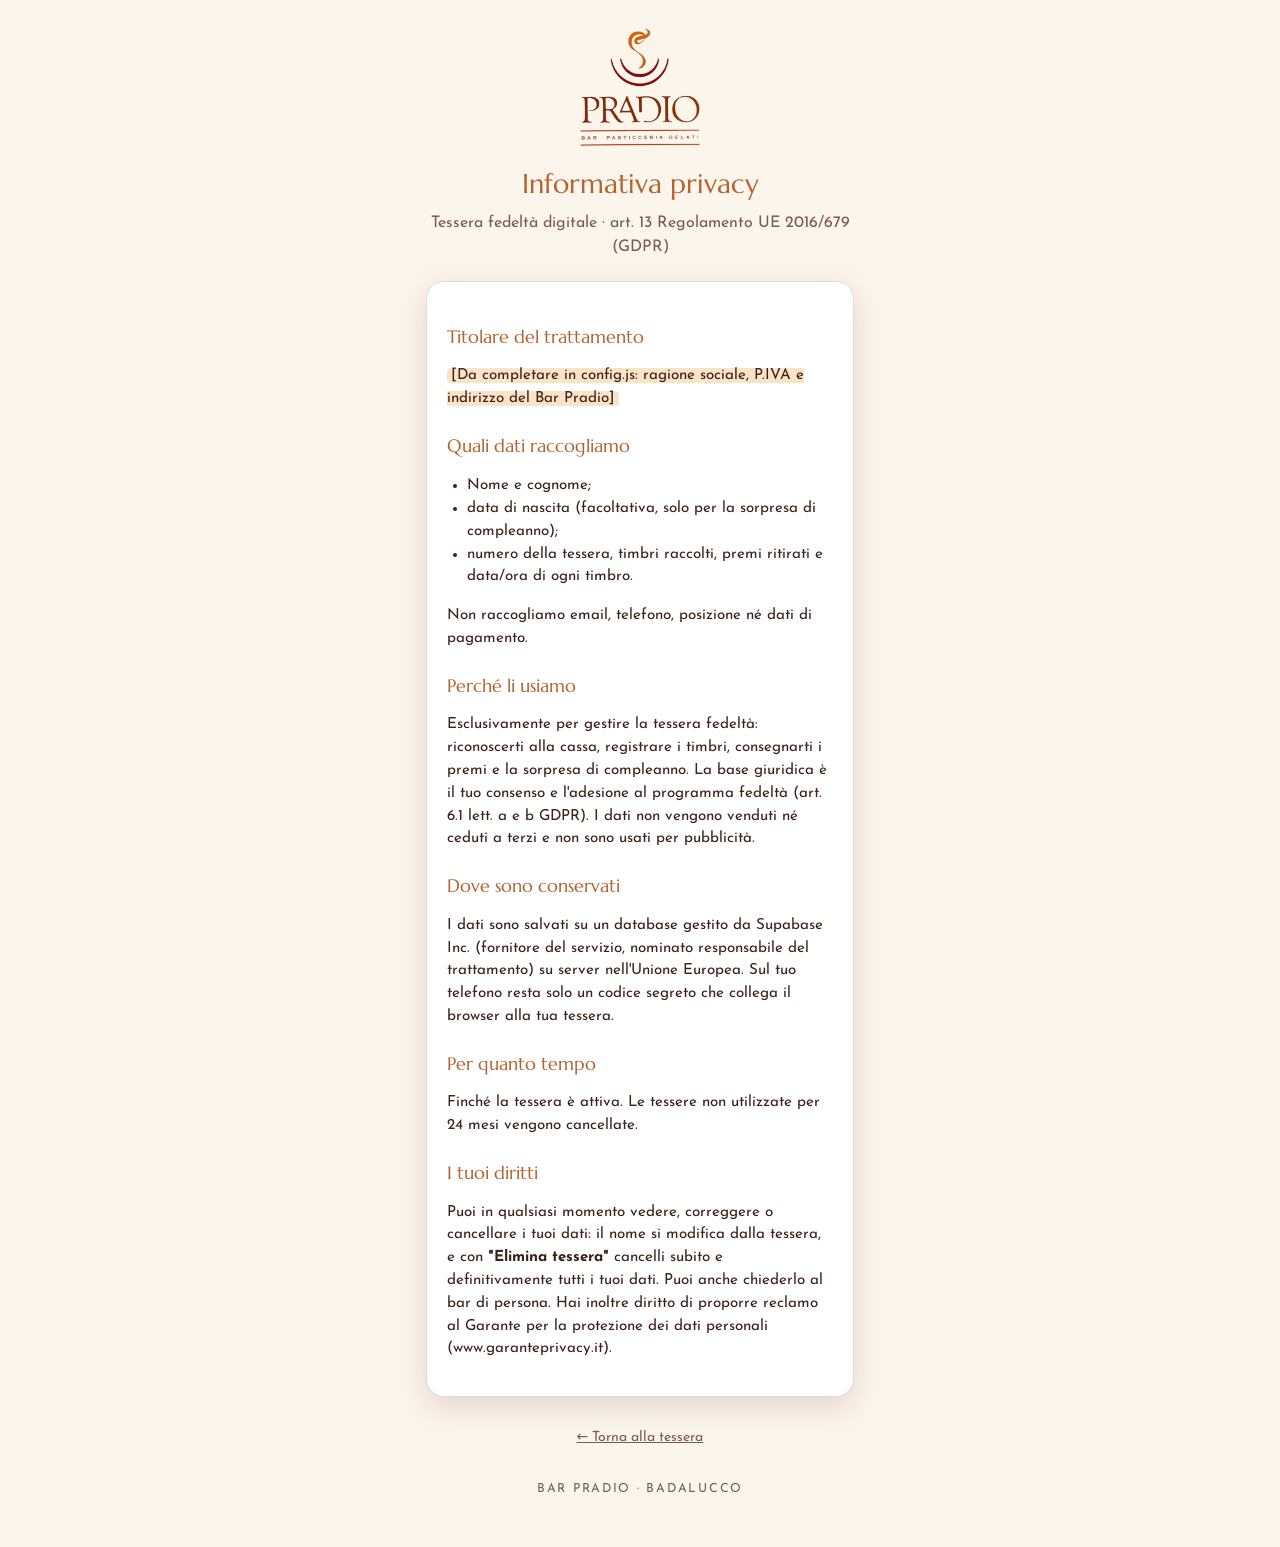
<file: bar-pradio-tessera/privacy.html>
<!doctype html>
<html lang="it">
<head>
<meta charset="utf-8">
<meta name="viewport" content="width=device-width, initial-scale=1, viewport-fit=cover">
<title>Privacy Tessera Pradio</title>
<meta name="theme-color" content="#7a1f1c">
<link rel="icon" type="image/png" href="icons/icon-192.png">
<link rel="preconnect" href="https://fonts.googleapis.com">
<link rel="preconnect" href="https://fonts.gstatic.com" crossorigin>
<link href="https://fonts.googleapis.com/css2?family=Marcellus&family=Josefin+Sans:wght@300;400;600&display=swap" rel="stylesheet">
<link rel="stylesheet" href="style.css">
<style>
  .doc h2 { margin-top: 22px; font-size: 1.1rem; }
  .doc p, .doc li { color: var(--ink); font-size: .95rem; }
  .doc ul { padding-left: 20px; }
  .fill { background: var(--accent-soft); padding: 0 4px; border-radius: 4px; }
</style>
</head>
<body>
<div class="wrap">
  <header class="top"><a href="index.html"><img src="logo.png" alt="Pradio – Bar, Pasticceria, Gelati" width="410" height="403"></a></header>
  <h1>Informativa privacy</h1>
  <p class="lead">Tessera fedeltà digitale · art. 13 Regolamento UE 2016/679 (GDPR)</p>

  <div class="panel doc">
    <h2>Titolare del trattamento</h2>
    <p id="titolare"></p>

    <h2>Quali dati raccogliamo</h2>
    <ul>
      <li>Nome e cognome;</li>
      <li>data di nascita (facoltativa, solo per la sorpresa di compleanno);</li>
      <li>numero della tessera, timbri raccolti, premi ritirati e data/ora di ogni timbro.</li>
    </ul>
    <p>Non raccogliamo email, telefono, posizione né dati di pagamento.</p>

    <h2>Perché li usiamo</h2>
    <p>Esclusivamente per gestire la tessera fedeltà: riconoscerti alla cassa, registrare i timbri, consegnarti i premi e la sorpresa di compleanno. La base giuridica è il tuo consenso e l'adesione al programma fedeltà (art. 6.1 lett. a e b GDPR). I dati non vengono venduti né ceduti a terzi e non sono usati per pubblicità.</p>

    <h2>Dove sono conservati</h2>
    <p>I dati sono salvati su un database gestito da Supabase Inc. (fornitore del servizio, nominato responsabile del trattamento) su server nell'Unione Europea. Sul tuo telefono resta solo un codice segreto che collega il browser alla tua tessera.</p>

    <h2>Per quanto tempo</h2>
    <p>Finché la tessera è attiva. Le tessere non utilizzate per 24 mesi vengono cancellate.</p>

    <h2>I tuoi diritti</h2>
    <p>Puoi in qualsiasi momento vedere, correggere o cancellare i tuoi dati: il nome si modifica dalla tessera, e con <b>"Elimina tessera"</b> cancelli subito e definitivamente tutti i tuoi dati. Puoi anche chiederlo al bar di persona<span id="email-txt"></span>. Hai inoltre diritto di proporre reclamo al Garante per la protezione dei dati personali (www.garanteprivacy.it).</p>
  </div>

  <div class="footer-actions"><a class="link-btn" href="index.html">← Torna alla tessera</a></div>
  <footer class="copy">Bar Pradio · Badalucco</footer>
</div>
<script src="config.js"></script>
<script>
  const C = window.PRADIO_CONFIG || {};
  const esc = (s) => String(s).replace(/[&<>"']/g, c => ({ "&":"&amp;","<":"&lt;",">":"&gt;",'"':"&quot;","'":"&#39;" }[c]));
  document.getElementById("titolare").innerHTML = C.titolareTrattamento
    ? esc(C.titolareTrattamento)
    : '<span class="fill">[Da completare in config.js: ragione sociale, P.IVA e indirizzo del Bar Pradio]</span>';
  if (C.emailPrivacy) document.getElementById("email-txt").innerHTML =
    ' o scrivendo a <a class="privacy-link" href="mailto:' + esc(C.emailPrivacy) + '">' + esc(C.emailPrivacy) + "</a>";
</script>
</body>
</html>
</file>
<file: bar-pradio-tessera/style.css>
:root {
  --bg: #fbf5ec;
  --surface: #ffffff;
  --ink: #3b2219;
  --ink-soft: #7a5b4d;
  --line: #e8d9c6;
  --brand: #7a1f1c;      /* rosso scuro degli archi */
  --brand-2: #a8322a;
  --accent: #e8892b;     /* arancio del vapore */
  --accent-soft: #fbe3c8;
  --gold: #b5622f;       /* marrone/rame della scritta */
  --shadow: 0 10px 30px rgba(90, 30, 20, .14);
}
@media (prefers-color-scheme: dark) {
  :root:not([data-theme="light"]) {
    --bg: #1c1310;
    --surface: #281b16;
    --ink: #f6e9dc;
    --ink-soft: #c9ab98;
    --line: #3e2b23;
    --accent-soft: #4a2e1a;
    --shadow: 0 10px 30px rgba(0, 0, 0, .45);
  }
}
:root[data-theme="dark"] {
  --bg: #1c1310; --surface: #281b16; --ink: #f6e9dc; --ink-soft: #c9ab98;
  --line: #3e2b23; --accent-soft: #4a2e1a; --shadow: 0 10px 30px rgba(0,0,0,.45);
}

* { box-sizing: border-box; }
html, body { margin: 0; }
body {
  background: var(--bg);
  color: var(--ink);
  font-family: "Josefin Sans", system-ui, sans-serif;
  font-size: 16px;
  line-height: 1.5;
  -webkit-font-smoothing: antialiased;
  padding: env(safe-area-inset-top) 0 env(safe-area-inset-bottom);
}
.wrap { max-width: 460px; margin: 0 auto; padding: 20px 16px 48px; }

header.top { text-align: center; padding: 8px 0 18px; }
header.top img { width: 120px; height: auto; display: block; margin: 0 auto; }
@media (prefers-color-scheme: dark) {
  :root:not([data-theme="light"]) header.top img { background: #fbf5ec; border-radius: 18px; padding: 10px; }
}
:root[data-theme="dark"] header.top img { background: #fbf5ec; border-radius: 18px; padding: 10px; }

h1, h2, .serif { font-family: "Marcellus", Georgia, serif; font-weight: 400; }
h1 { font-size: 1.7rem; margin: 0 0 6px; color: var(--gold); text-align: center; }
h2 { font-size: 1.25rem; margin: 0 0 12px; color: var(--gold); }
.lead { text-align: center; color: var(--ink-soft); margin: 0 0 22px; }

.panel {
  background: var(--surface);
  border: 1px solid var(--line);
  border-radius: 18px;
  padding: 20px;
  margin-top: 18px;
  box-shadow: var(--shadow);
}

/* ---------- Form ---------- */
label { display: block; font-size: .85rem; letter-spacing: .06em; text-transform: uppercase; color: var(--ink-soft); margin: 14px 0 6px; }
input[type=text], input[type=tel], input[type=password], input[type=date] {
  width: 100%; font: inherit; font-size: 1rem; color: var(--ink);
  background: var(--bg); border: 1px solid var(--line); border-radius: 12px;
  padding: 13px 14px; outline: none;
}
input:focus { border-color: var(--accent); box-shadow: 0 0 0 3px color-mix(in srgb, var(--accent) 25%, transparent); }
.check { display: flex; gap: 10px; align-items: flex-start; margin-top: 16px; font-size: .9rem; color: var(--ink-soft); text-transform: none; letter-spacing: 0; }
.check input { margin-top: 3px; accent-color: var(--brand); width: 18px; height: 18px; flex: none; }

.btn {
  display: inline-flex; align-items: center; justify-content: center; gap: 8px;
  width: 100%; font: inherit; font-weight: 600; font-size: 1rem; letter-spacing: .08em; text-transform: uppercase;
  border: 0; border-radius: 14px; padding: 15px 18px; cursor: pointer;
  background: linear-gradient(135deg, var(--brand), var(--brand-2)); color: #fff;
  margin-top: 20px; transition: transform .1s ease, opacity .2s;
}
.btn:active { transform: scale(.98); }
.btn.ghost { background: transparent; color: var(--brand-2); border: 1px solid var(--line); }
.btn.accent { background: linear-gradient(135deg, var(--accent), #d36a1c); }
.btn.small { width: auto; padding: 10px 14px; font-size: .8rem; margin: 0; }
.err { color: #c0392b; font-size: .9rem; margin-top: 10px; min-height: 1.2em; }

/* ---------- Tessera ---------- */
.card {
  position: relative; overflow: hidden;
  aspect-ratio: 1.586 / 1;
  border-radius: 20px; padding: 20px 22px;
  color: #fff;
  background:
    radial-gradient(120% 90% at 100% 0%, rgba(232,137,43,.55) 0%, rgba(232,137,43,0) 55%),
    linear-gradient(140deg, #5e1513 0%, #7a1f1c 45%, #a8322a 100%);
  box-shadow: 0 18px 40px rgba(94, 21, 19, .38);
  display: flex; flex-direction: column; justify-content: space-between;
}
.card::before, .card::after {         /* archi che richiamano la tazzina del logo */
  content: ""; position: absolute; border-radius: 50%;
  border: 2px solid rgba(255,255,255,.12); border-top-color: transparent;
  left: 50%; transform: translateX(-50%);
}
.card::before { width: 140%; aspect-ratio: 1; bottom: -112%; }
.card::after  { width: 110%; aspect-ratio: 1; bottom: -92%; border-color: rgba(232,137,43,.28); border-top-color: transparent; }
.card .row { display: flex; justify-content: space-between; align-items: flex-start; position: relative; z-index: 1; }
.card .brand { font-family: "Marcellus", serif; font-size: 1.7rem; letter-spacing: .08em; line-height: 1; }
.card .brand small { display: block; font-family: "Josefin Sans", sans-serif; font-size: .56rem; letter-spacing: .18em; margin-top: 6px; opacity: .85; white-space: nowrap; }
.card .tag { font-size: .62rem; letter-spacing: .22em; text-transform: uppercase; background: rgba(255,255,255,.14); padding: 5px 9px; border-radius: 999px; white-space: nowrap; }
.card .name { font-family: "Marcellus", serif; font-size: 1.35rem; letter-spacing: .04em; line-height: 1.15; word-break: break-word; }
.card .meta { display: flex; justify-content: space-between; align-items: flex-end; gap: 12px; position: relative; z-index: 1; }
.card .meta span { display: block; font-size: .58rem; letter-spacing: .2em; text-transform: uppercase; opacity: .7; }
.card .meta b { font-weight: 600; font-size: .95rem; letter-spacing: .1em; font-variant-numeric: tabular-nums; }
.card .steam { position: absolute; right: 18px; bottom: 50%; width: 46px; opacity: .22; z-index: 0; }

.qr-box { text-align: center; }
.qr {
  display: inline-block; background: #fff; padding: 14px; border-radius: 16px;
  border: 1px solid var(--line); line-height: 0;
}
.qr svg { width: 210px; height: 210px; display: block; }
.qr-hint { color: var(--ink-soft); font-size: .9rem; margin: 12px 0 0; }
.code-txt { font-weight: 600; letter-spacing: .18em; font-size: 1.05rem; margin-top: 4px; color: var(--ink); }

/* ---------- Timbri ---------- */
.stamps { display: grid; grid-template-columns: repeat(5, 1fr); gap: 10px; margin: 6px 0 4px; }
.stamp {
  aspect-ratio: 1; border-radius: 50%;
  border: 2px dashed var(--line); display: grid; place-items: center;
  color: var(--line); transition: all .25s ease;
}
.stamp svg { width: 58%; height: 58%; }
.stamp.on { border: 2px solid var(--brand-2); background: var(--accent-soft); color: var(--brand-2); }
.stamp.on.pop { animation: pop .45s ease; }
.stamp.gift { border-style: solid; border-color: var(--accent); color: var(--accent); }
@keyframes pop { 0% { transform: scale(.4); } 70% { transform: scale(1.15); } 100% { transform: scale(1); } }
.stamp-head { display: flex; justify-content: space-between; align-items: baseline; gap: 10px; }
.stamp-count { font-weight: 600; color: var(--brand-2); white-space: nowrap; }
.reward {
  display: none; margin-top: 14px; padding: 14px; border-radius: 14px; text-align: center;
  background: var(--accent-soft); color: var(--ink); border: 1px solid var(--accent);
}
.reward.show { display: block; }
.reward strong { font-family: "Marcellus", serif; font-weight: 400; font-size: 1.2rem; color: var(--brand-2); display: block; }
.muted { color: var(--ink-soft); font-size: .9rem; }

/* ---------- Vantaggi ---------- */
ul.perks { list-style: none; padding: 0; margin: 0; }
ul.perks li { display: flex; gap: 12px; padding: 12px 0; border-top: 1px solid var(--line); }
ul.perks li:first-child { border-top: 0; padding-top: 0; }
ul.perks .ico { flex: none; width: 36px; height: 36px; border-radius: 10px; background: var(--accent-soft); display: grid; place-items: center; font-size: 1.1rem; }
ul.perks b { display: block; font-weight: 600; }
ul.perks small { color: var(--ink-soft); font-size: .88rem; }

.info a { color: var(--brand-2); text-decoration: none; font-weight: 600; }
.info p { margin: 6px 0; }

.install ol { margin: 8px 0 0; padding-left: 20px; color: var(--ink-soft); }
.install li { margin: 4px 0; }

.footer-actions { display: flex; gap: 10px; justify-content: center; flex-wrap: wrap; margin-top: 24px; }
.link-btn { background: none; border: 0; font: inherit; color: var(--ink-soft); text-decoration: underline; cursor: pointer; font-size: .88rem; padding: 6px; }
footer.copy { text-align: center; color: var(--ink-soft); font-size: .78rem; letter-spacing: .14em; text-transform: uppercase; margin-top: 26px; }

/* ---------- Modale staff ---------- */
.modal { position: fixed; inset: 0; background: rgba(30, 10, 8, .55); display: none; align-items: flex-end; justify-content: center; z-index: 50; padding: 16px; }
.modal.open { display: flex; }
.sheet { background: var(--surface); width: 100%; max-width: 460px; border-radius: 20px; padding: 22px 20px 20px; box-shadow: var(--shadow); animation: up .25s ease; }
@keyframes up { from { transform: translateY(30px); opacity: 0; } to { transform: none; opacity: 1; } }
.sheet .actions { display: flex; gap: 10px; margin-top: 16px; }
.sheet .actions .btn { margin: 0; }
.pin { text-align: center; letter-spacing: .6em; font-size: 1.4rem !important; }

.toast { position: fixed; left: 50%; bottom: calc(24px + env(safe-area-inset-bottom)); transform: translate(-50%, 30px); opacity: 0; background: var(--ink); color: var(--bg); padding: 12px 18px; border-radius: 999px; font-size: .92rem; transition: all .3s ease; z-index: 60; max-width: calc(100% - 32px); text-align: center; }
.toast.show { opacity: 1; transform: translate(-50%, 0); }

[hidden] { display: none !important; }

/* ---------- Aggiunte versione con database ---------- */
.banner {
  margin-top: 18px; padding: 14px 16px; border-radius: 14px; text-align: center;
  background: var(--accent-soft); border: 1px solid var(--accent); color: var(--ink);
}
.banner strong { font-family: "Marcellus", serif; font-weight: 400; font-size: 1.15rem; color: var(--brand-2); display: block; }
.demo-bar {
  background: #2f2a1f; color: #f6e9dc; font-size: .8rem; text-align: center; padding: 8px 12px; letter-spacing: .04em;
}
.demo-bar a { color: #f3b26b; font-weight: 600; }
.status { text-align: center; font-size: .8rem; color: var(--ink-soft); margin-top: 10px; min-height: 1.2em; }
.status .dot { display: inline-block; width: 7px; height: 7px; border-radius: 50%; background: #3aa76d; margin-right: 6px; vertical-align: 1px; }
.status.off .dot { background: #c0392b; }
.spinner { width: 28px; height: 28px; border: 3px solid var(--line); border-top-color: var(--brand-2); border-radius: 50%; animation: spin .8s linear infinite; margin: 60px auto; }
@keyframes spin { to { transform: rotate(360deg); } }
.btn[disabled] { opacity: .55; pointer-events: none; }
.privacy-link { color: var(--brand-2); }

/* ---------- Raccolta punti ---------- */
.points-big { display: flex; align-items: baseline; justify-content: center; gap: 8px; margin: 6px 0 10px; }
.points-big b { font-family: "Marcellus", serif; font-weight: 400; font-size: 3rem; line-height: 1; color: var(--brand-2); display: inline-block; }
.points-big b.pop { animation: pop .45s ease; }
.points-big span { color: var(--ink-soft); letter-spacing: .1em; text-transform: uppercase; font-size: .8rem; }
.bar { height: 12px; border-radius: 999px; background: var(--line); overflow: hidden; }
.bar-fill { height: 100%; width: 0; border-radius: 999px; background: linear-gradient(90deg, var(--brand-2), var(--accent)); transition: width .5s ease; }
h3.sub { font-family: "Josefin Sans", sans-serif; font-weight: 600; font-size: .78rem; letter-spacing: .12em; text-transform: uppercase; color: var(--ink-soft); margin: 18px 0 6px; }
ul.listino { list-style: none; padding: 0; margin: 0; }
ul.listino li { display: flex; justify-content: space-between; gap: 10px; padding: 8px 0; border-top: 1px dashed var(--line); }
ul.listino li:first-child { border-top: 0; }
ul.listino b { color: var(--brand-2); white-space: nowrap; }
.small-note { font-size: .78rem; margin: 10px 0 0; }
</file>
